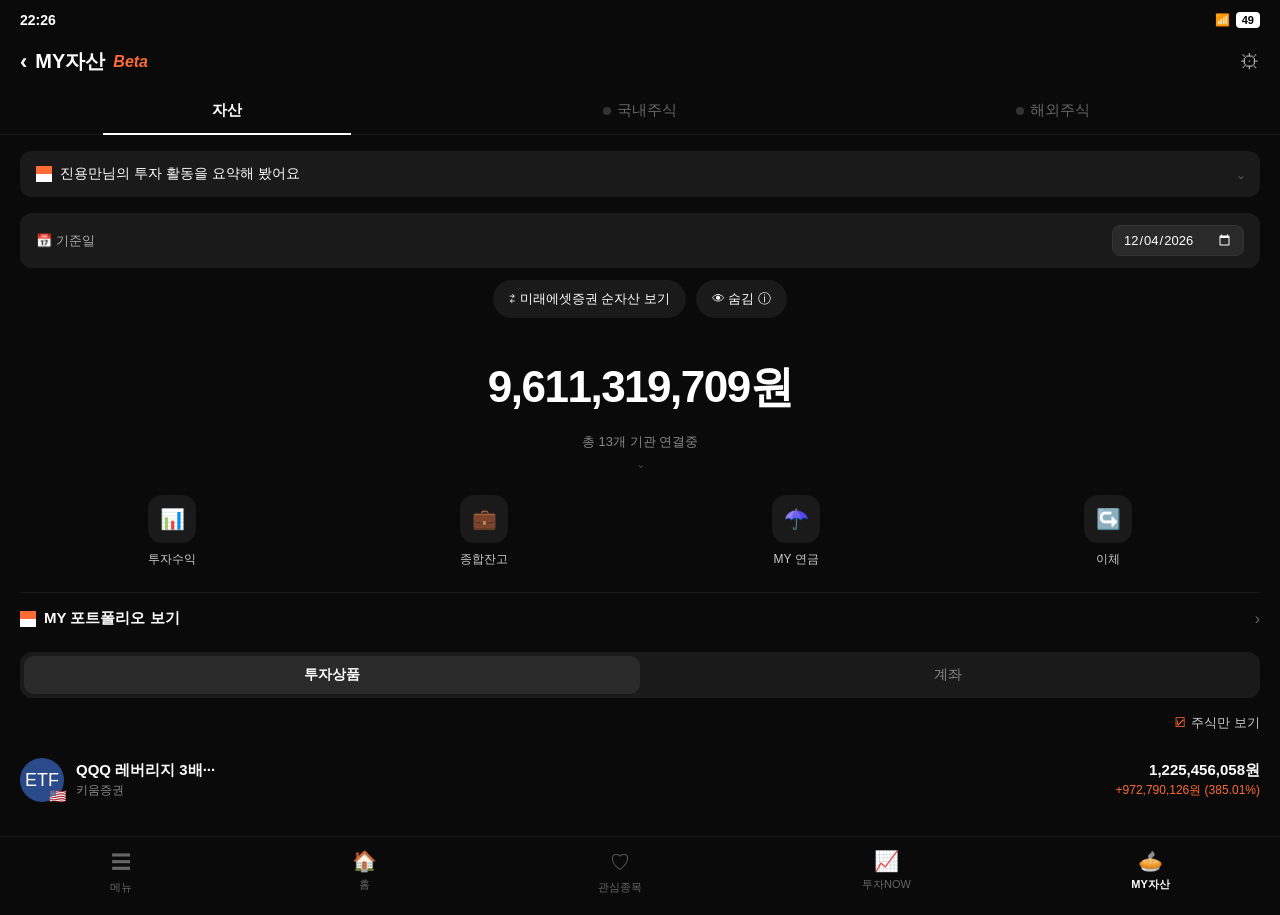
<file: index.html>
﻿<!DOCTYPE html><html lang="ko"><head><meta charset="UTF-8"><meta name="viewport" content="width=device-width, initial-scale=1.0, maximum-scale=1.0, user-scalable=no"><title>MY 자산 Beta</title><link rel="manifest" href="manifest.json"><link rel="icon" type="image/png" href="ms.png"><link rel="apple-touch-icon" href="ms.png"><meta name="theme-color" content="#0a0a0a"><style>  * { margin: 0; padding: 0; box-sizing: border-box; -webkit-tap-highlight-color: transparent; }  html, body {    background: #0a0a0a;    color: #fff;    font-family: -apple-system, BlinkMacSystemFont, 'Apple SD Gothic Neo', 'Segoe UI', sans-serif;    min-height: 100vh;    overflow-x: hidden;    overscroll-behavior-y: contain;  }  body { position: relative; }  /* Pull to refresh indicator */  .pull-indicator {    position: fixed;    top: 0;    left: 50%;    transform: translateX(-50%) translateY(-60px);    width: 50px;    height: 50px;    background: rgba(255,255,255,0.08);    border-radius: 50%;    display: flex;    align-items: center;    justify-content: center;    z-index: 100;    transition: transform 0.2s ease, opacity 0.2s ease;    opacity: 0;    backdrop-filter: blur(10px);  }  .pull-indicator svg {    width: 24px;    height: 24px;    transition: transform 0.2s ease;  }  .pull-indicator.spinning svg {    animation: spin 0.8s linear infinite;  }  @keyframes spin {    from { transform: rotate(0deg); }    to { transform: rotate(360deg); }  }  /* Status bar */  .status-bar {    display: flex;    justify-content: space-between;    align-items: center;    padding: 12px 20px 8px;    font-size: 14px;    font-weight: 600;  }  .status-bar .right {    display: flex;    align-items: center;    gap: 6px;    font-size: 12px;    color: #ccc;  }  .battery {    background: #fff;    color: #000;    padding: 2px 6px;    border-radius: 4px;    font-size: 11px;    font-weight: 700;  }  /* Header */  .header {    display: flex;    align-items: center;    justify-content: space-between;    padding: 12px 20px;  }  .header-title {    display: flex;    align-items: center;    gap: 8px;    font-size: 20px;    font-weight: 700;  }  .header-title .beta {    color: #ff6b35;    font-style: italic;    font-size: 16px;    font-weight: 600;  }  .back-arrow {    font-size: 22px;    color: #fff;    cursor: pointer;  }  .gear {    font-size: 20px;    color: #aaa;    cursor: pointer;  }  /* Tabs */  .tabs {    display: flex;    padding: 0 20px;    border-bottom: 1px solid #1a1a1a;  }  .tab {    flex: 1;    text-align: center;    padding: 14px 0;    font-size: 15px;    color: #666;    position: relative;    cursor: pointer;    display: flex;    align-items: center;    justify-content: center;    gap: 6px;  }  .tab.active {    color: #fff;    font-weight: 700;  }  .tab.active::after {    content: '';    position: absolute;    bottom: -1px;    left: 20%;    right: 20%;    height: 2px;    background: #fff;  }  .tab-dot {    width: 8px;    height: 8px;    border-radius: 50%;    background: #333;  }  /* Summary bar */  .summary-bar {    margin: 16px 20px;    background: #1a1a1a;    border-radius: 12px;    padding: 14px 16px;    display: flex;    align-items: center;    justify-content: space-between;    font-size: 14px;  }  .summary-bar .icon {    display: inline-block;    width: 16px;    height: 16px;    background: linear-gradient(180deg, #ff6b35 50%, #fff 50%);    margin-right: 8px;    vertical-align: middle;  }  /* Action buttons */  .action-row {    display: flex;    gap: 10px;    padding: 0 20px;    justify-content: center;    margin-bottom: 20px;  }  .action-btn {    background: #1a1a1a;    border: none;    color: #fff;    padding: 10px 16px;    border-radius: 20px;    font-size: 13px;    cursor: pointer;    display: flex;    align-items: center;    gap: 6px;  }  /* Main amount */  .main-amount {    text-align: center;    padding: 20px 20px 8px;  }  .amount {    font-size: clamp(32px, 8vw, 44px);    font-weight: 800;    letter-spacing: -1.5px;    color: #fff;    transition: color 0.3s ease;  }  .amount.up { color: #ff6b35; }  .amount.down { color: #4a9eff; }  .institutions {    text-align: center;    color: #888;    font-size: 13px;    margin-top: 8px;  }  .chevron-down {    display: block;    text-align: center;    color: #666;    margin-top: 4px;    font-size: 14px;  }  /* Quick menu */  .quick-menu {    display: grid;    grid-template-columns: repeat(4, 1fr);    padding: 24px 20px;    gap: 8px;  }  .quick-item {    display: flex;    flex-direction: column;    align-items: center;    gap: 8px;    cursor: pointer;  }  .quick-icon {    width: 48px;    height: 48px;    background: #1a1a1a;    border-radius: 14px;    display: flex;    align-items: center;    justify-content: center;    font-size: 20px;  }  .quick-label {    font-size: 12px;    color: #ccc;  }  /* Portfolio link */  .portfolio-link {    display: flex;    align-items: center;    justify-content: space-between;    margin: 0 20px;    padding: 16px 0;    border-top: 1px solid #1a1a1a;    cursor: pointer;  }  .portfolio-link-left {    display: flex;    align-items: center;    gap: 8px;    font-size: 15px;    font-weight: 600;  }  .portfolio-link .bar-icon {    width: 16px;    height: 16px;    background: linear-gradient(180deg, #ff6b35 50%, #fff 50%);  }  /* Sub tabs */  .sub-tabs {    display: flex;    margin: 8px 20px 16px;    background: #1a1a1a;    border-radius: 12px;    padding: 4px;  }  .sub-tab {    flex: 1;    text-align: center;    padding: 10px;    font-size: 14px;    color: #888;    border-radius: 10px;    cursor: pointer;  }  .sub-tab.active {    background: #2a2a2a;    color: #fff;    font-weight: 600;  }  /* Stock filter */  .stock-filter {    display: flex;    justify-content: flex-end;    padding: 0 20px;    margin-bottom: 12px;    font-size: 13px;    color: #ccc;  }  .check {    color: #ff6b35;    margin-right: 4px;  }  /* Stock item */  .stock-item {    display: flex;    align-items: center;    padding: 14px 20px;    gap: 12px;  }  .stock-logo {    width: 44px;    height: 44px;    border-radius: 50%;    background: #2a4a8a;    display: flex;    align-items: center;    justify-content: center;    font-size: 18px;    flex-shrink: 0;    position: relative;  }  .flag {    position: absolute;    bottom: -2px;    right: -2px;    font-size: 14px;  }  .stock-info {    flex: 1;    min-width: 0;  }  .stock-name {    font-size: 15px;    font-weight: 600;    white-space: nowrap;    overflow: hidden;    text-overflow: ellipsis;  }  .stock-broker {    font-size: 12px;    color: #888;    margin-top: 2px;  }  .stock-value {    text-align: right;  }  .stock-amount {    font-size: 15px;    font-weight: 700;  }  .stock-profit {    font-size: 12px;    color: #ff6b35;    margin-top: 2px;  }  /* Date picker */  .date-picker-wrap {    margin: 0 20px 12px;    background: #1a1a1a;    border-radius: 12px;    padding: 12px 16px;    display: flex;    align-items: center;    justify-content: space-between;  }  .date-picker-wrap label {    font-size: 13px;    color: #aaa;  }  .date-picker-wrap input {    background: #2a2a2a;    border: 1px solid #333;    color: #fff;    padding: 6px 10px;    border-radius: 8px;    font-size: 13px;    font-family: inherit;  }  .date-picker-wrap input::-webkit-calendar-picker-indicator {    filter: invert(1);  }  .future-badge {    display: inline-block;    background: rgba(255, 107, 53, 0.15);    color: #ff6b35;    font-size: 11px;    padding: 2px 8px;    border-radius: 10px;    margin-left: 8px;    font-weight: 600;  }  /* Bottom nav */  .bottom-nav {    display: flex;    justify-content: space-around;    padding: 12px 0 20px;    border-top: 1px solid #1a1a1a;    margin-top: 20px;  }  .nav-item {    display: flex;    flex-direction: column;    align-items: center;    gap: 4px;    font-size: 11px;    color: #666;    cursor: pointer;  }  .nav-item.active { color: #fff; font-weight: 600; }  .nav-icon { font-size: 20px; }  /* Pull state */  body.pulling { transition: transform 0.2s ease; }</style></head><body><div class="pull-indicator" id="pullIndicator">  <svg viewBox="0 0 24 24" fill="none" stroke="currentColor" stroke-width="2.5" stroke-linecap="round" stroke-linejoin="round">    <path d="M21 12a9 9 0 11-6.219-8.56"/>    <polyline points="21 3 21 9 15 9"/>  </svg></div><!-- Status bar --><div class="status-bar">  <span id="clock">7:30</span>  <div class="right">    <span>📶</span>    <span class="battery">49</span>  </div></div><!-- Header --><div class="header">  <div class="header-title">    <span class="back-arrow">‹</span>    MY자산 <span class="beta">Beta</span>  </div>  <span class="gear">⚙</span></div><!-- Tabs --><div class="tabs">  <div class="tab active">자산</div>  <div class="tab"><span class="tab-dot"></span>국내주식</div>  <div class="tab"><span class="tab-dot"></span>해외주식</div></div><!-- Summary --><div class="summary-bar">  <span><span class="icon"></span>진용만님의 투자 활동을 요약해 봤어요</span>  <span style="color:#888">⌄</span></div><!-- Date picker --><div class="date-picker-wrap">  <label for="dateInput">📅 기준일</label>  <div>    <input type="date" id="dateInput">    <span class="future-badge" id="futureBadge" style="display:none;">미래</span>  </div></div><!-- Action buttons --><div class="action-row">  <button class="action-btn">⇄ 미래에셋증권 순자산 보기</button>  <button class="action-btn">👁 숨김 ⓘ</button></div><!-- Main amount --><div class="main-amount">  <div class="amount" id="amount">9,046,319,222원</div></div><div class="institutions">총 <span id="instCount">13</span>개 기관 연결중</div><div class="chevron-down">⌄</div><!-- Quick menu --><div class="quick-menu">  <div class="quick-item"><div class="quick-icon">📊</div><div class="quick-label">투자수익</div></div>  <div class="quick-item"><div class="quick-icon">💼</div><div class="quick-label">종합잔고</div></div>  <div class="quick-item"><div class="quick-icon">☂️</div><div class="quick-label">MY 연금</div></div>  <div class="quick-item"><div class="quick-icon">↪️</div><div class="quick-label">이체</div></div></div><!-- Portfolio link --><div class="portfolio-link">  <div class="portfolio-link-left"><span class="bar-icon"></span>MY 포트폴리오 보기</div>  <span style="color:#666">›</span></div><!-- Sub tabs --><div class="sub-tabs">  <div class="sub-tab active">투자상품</div>  <div class="sub-tab">계좌</div></div><!-- Stock filter --><div class="stock-filter">  <span><span class="check">☑</span>주식만 보기</span></div><!-- Stock item --><div class="stock-item">  <div class="stock-logo">ETF<span class="flag">🇺🇸</span></div>  <div class="stock-info">    <div class="stock-name">QQQ 레버리지 3배···</div>    <div class="stock-broker">키움증권</div>  </div>  <div class="stock-value">    <div class="stock-amount" id="stockAmount">1,153,417,744원</div>    <div class="stock-profit" id="stockProfit">+900,751,812원 (356.50%)</div>  </div></div><!-- Bottom nav --><div class="bottom-nav">  <div class="nav-item"><div class="nav-icon">☰</div>메뉴</div>  <div class="nav-item"><div class="nav-icon">🏠</div>홈</div>  <div class="nav-item"><div class="nav-icon">♡</div>관심종목</div>  <div class="nav-item"><div class="nav-icon">📈</div>투자NOW</div>  <div class="nav-item active"><div class="nav-icon">🥧</div>MY자산</div></div><script>  const INITIAL_TOTAL = 9046319222;  const INITIAL_STOCK = 1153417744;  const INITIAL_STOCK_COST = INITIAL_STOCK - 900751812; // 매수원가  const ANNUAL_RATE = 0.12;  const START_DATE = new Date('2026-05-21T07:30:00+09:00'); // 기준 시작일  const amountEl = document.getElementById('amount');  const stockAmountEl = document.getElementById('stockAmount');  const stockProfitEl = document.getElementById('stockProfit');  const dateInput = document.getElementById('dateInput');  const futureBadge = document.getElementById('futureBadge');  const clockEl = document.getElementById('clock');  // 이전 변동률 저장 (연속성을 위해)  let prevDeviation = 0;  function formatNumber(n) {    return Math.floor(n).toLocaleString('ko-KR');  }  function getElapsedYears(targetDate) {    const MS_PER_YEAR = 365.25 * 24 * 60 * 60 * 1000;    return (targetDate.getTime() - START_DATE.getTime()) / MS_PER_YEAR;  }  function updateClock() {    const now = new Date();    const h = now.getHours();    const m = String(now.getMinutes()).padStart(2, '0');    clockEl.textContent = `${h}:${m}`;  }  function calculateAndRender() {    const selectedDate = new Date(dateInput.value + 'T07:30:00+09:00');    const years = getElapsedYears(selectedDate);    // 연 12% 복리    const baseTotal = INITIAL_TOTAL * Math.pow(1 + ANNUAL_RATE, years);    const baseStock = INITIAL_STOCK * Math.pow(1 + ANNUAL_RATE, years);    // 랜덤 워크: 이전값 + 작은 변화량    // 변화량은 ±0.15% 범위, 전체 deviation은 ±0.5% 클램프    const delta = (Math.random() - 0.5) * 0.003; // ±0.15%    let newDeviation = prevDeviation + delta;    // 평균회귀: 0에서 멀어질수록 0으로 끌어당김    newDeviation = newDeviation * 0.92;    // ±0.5% 클램프    if (newDeviation > 0.005) newDeviation = 0.005;    if (newDeviation < -0.005) newDeviation = -0.005;    prevDeviation = newDeviation;    const finalTotal = baseTotal * (1 + newDeviation);    const finalStock = baseStock * (1 + newDeviation);    // 자산 표시    amountEl.textContent = formatNumber(finalTotal) + '원';    // 색상 (변동 방향)    amountEl.classList.remove('up', 'down');    if (newDeviation > 0.001) amountEl.classList.add('up');    else if (newDeviation < -0.001) amountEl.classList.add('down');    // 주식 표시    stockAmountEl.textContent = formatNumber(finalStock) + '원';    const stockProfit = finalStock - INITIAL_STOCK_COST;    const stockProfitRate = (stockProfit / INITIAL_STOCK_COST) * 100;    stockProfitEl.textContent = `+${formatNumber(stockProfit)}원 (${stockProfitRate.toFixed(2)}%)`;    // 미래 뱃지    const today = new Date();    today.setHours(0,0,0,0);    const sel = new Date(dateInput.value);    futureBadge.style.display = sel > today ? 'inline-block' : 'none';  }  // 초기 날짜: 오늘  function initDate() {    const today = new Date();    const yyyy = today.getFullYear();    const mm = String(today.getMonth() + 1).padStart(2, '0');    const dd = String(today.getDate()).padStart(2, '0');    dateInput.value = `${yyyy}-${mm}-${dd}`;  }  dateInput.addEventListener('change', () => {    // 날짜 변경 시 deviation 리셋 후 재계산    prevDeviation = (Math.random() - 0.5) * 0.006;    calculateAndRender();  });  // === Pull to refresh ===  let startY = 0;  let currentY = 0;  let pulling = false;  let refreshing = false;  const indicator = document.getElementById('pullIndicator');  const PULL_THRESHOLD = 70;  document.addEventListener('touchstart', (e) => {    if (window.scrollY === 0 && !refreshing) {      startY = e.touches[0].clientY;      pulling = true;    }  }, { passive: true });  document.addEventListener('touchmove', (e) => {    if (!pulling || refreshing) return;    currentY = e.touches[0].clientY;    const diff = currentY - startY;    if (diff > 0 && window.scrollY === 0) {      const pull = Math.min(diff * 0.5, 120);      indicator.style.opacity = Math.min(pull / PULL_THRESHOLD, 1);      indicator.style.transform = `translateX(-50%) translateY(${pull - 60}px)`;      const rotation = (pull / PULL_THRESHOLD) * 360;      indicator.querySelector('svg').style.transform = `rotate(${rotation}deg)`;    }  }, { passive: true });  document.addEventListener('touchend', () => {    if (!pulling || refreshing) return;    const diff = currentY - startY;    if (diff * 0.5 >= PULL_THRESHOLD) {      doRefresh();    } else {      resetIndicator();    }    pulling = false;  });  function doRefresh() {    refreshing = true;    indicator.classList.add('spinning');    indicator.style.transform = 'translateX(-50%) translateY(20px)';    indicator.style.opacity = '1';    setTimeout(() => {      calculateAndRender();      setTimeout(() => {        resetIndicator();        indicator.classList.remove('spinning');        refreshing = false;      }, 300);    }, 600);  }  function resetIndicator() {    indicator.style.opacity = '0';    indicator.style.transform = 'translateX(-50%) translateY(-60px)';  }  // 마우스 드래그도 지원 (데스크탑 테스트용)  let mouseDown = false;  document.addEventListener('mousedown', (e) => {    if (window.scrollY === 0 && !refreshing) {      startY = e.clientY;      mouseDown = true;      pulling = true;    }  });  document.addEventListener('mousemove', (e) => {    if (!mouseDown || !pulling || refreshing) return;    currentY = e.clientY;    const diff = currentY - startY;    if (diff > 0 && window.scrollY === 0) {      const pull = Math.min(diff * 0.5, 120);      indicator.style.opacity = Math.min(pull / PULL_THRESHOLD, 1);      indicator.style.transform = `translateX(-50%) translateY(${pull - 60}px)`;      const rotation = (pull / PULL_THRESHOLD) * 360;      indicator.querySelector('svg').style.transform = `rotate(${rotation}deg)`;    }  });  document.addEventListener('mouseup', () => {    if (!mouseDown) return;    mouseDown = false;    if (!pulling || refreshing) return;    const diff = currentY - startY;    if (diff * 0.5 >= PULL_THRESHOLD) {      doRefresh();    } else {      resetIndicator();    }    pulling = false;  });  // 초기화  initDate();  calculateAndRender();  updateClock();  setInterval(updateClock, 30000);</script></body></html>
</file>
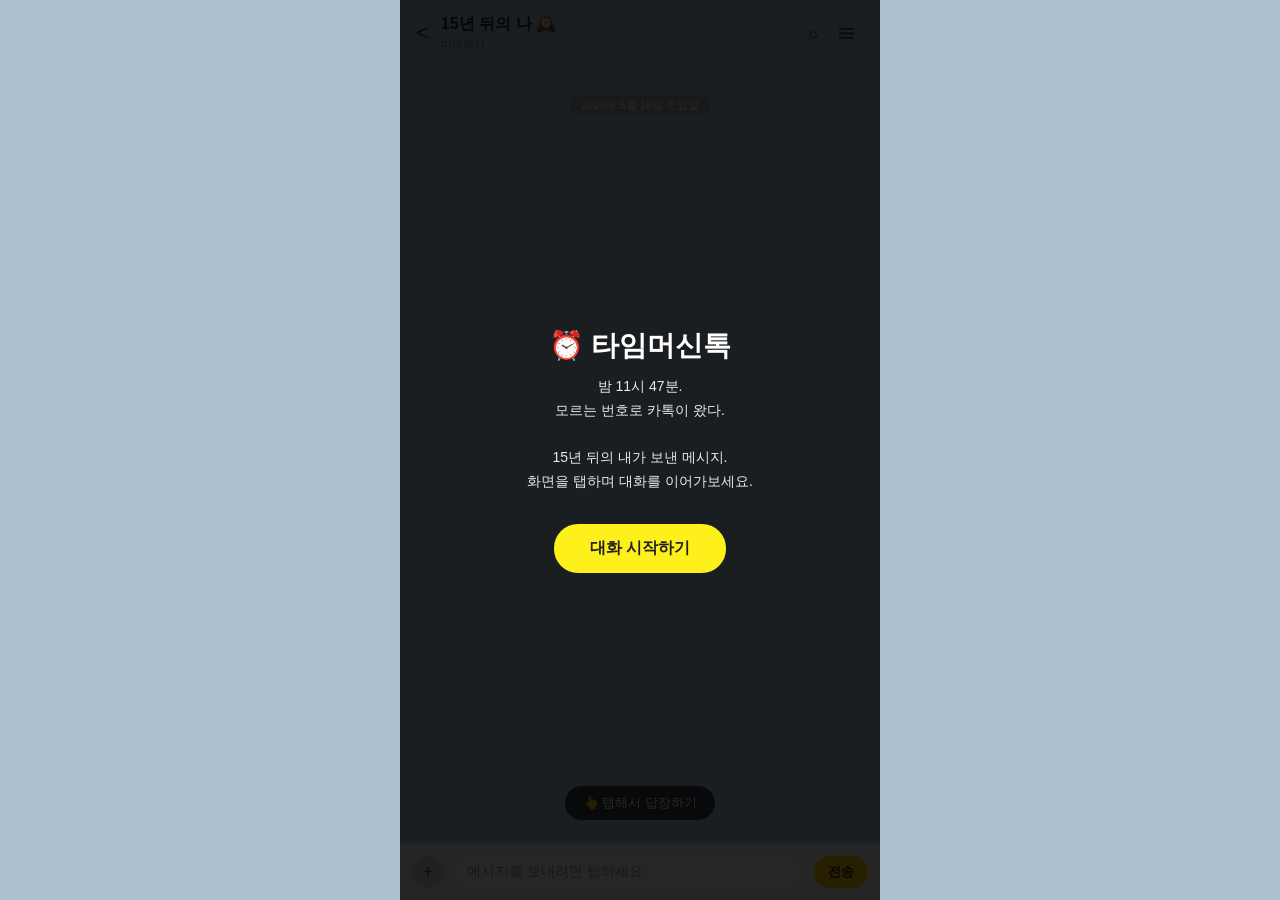
<file: timetalk.html>
﻿<!DOCTYPE html><html lang="ko"><head><meta charset="UTF-8"><meta name="viewport" content="width=device-width, initial-scale=1.0, maximum-scale=1.0, user-scalable=no"><title>타임머신톡 - 15년 뒤의 나</title><style>  * { margin: 0; padding: 0; box-sizing: border-box; -webkit-tap-highlight-color: transparent; }    body {    font-family: -apple-system, BlinkMacSystemFont, "Apple SD Gothic Neo", "Malgun Gothic", sans-serif;    background: #abc1d1;    height: 100vh;    overflow: hidden;    display: flex;    justify-content: center;  }  .phone {    width: 100%;    max-width: 480px;    height: 100vh;    background: #b2c7d9;    display: flex;    flex-direction: column;    position: relative;  }  /* 헤더 */  .header {    background: #b2c7d9;    padding: 14px 16px;    display: flex;    align-items: center;    border-bottom: 1px solid rgba(0,0,0,0.05);    flex-shrink: 0;  }  .back { font-size: 22px; color: #333; margin-right: 12px; }  .header-info { flex: 1; }  .header-name { font-size: 16px; font-weight: 600; color: #222; }  .header-sub { font-size: 11px; color: #666; margin-top: 2px; }  .header-icons { font-size: 18px; color: #555; letter-spacing: 8px; }  /* 채팅 영역 */  .chat {    flex: 1;    overflow-y: auto;    padding: 16px 12px 120px;    scroll-behavior: smooth;  }  .date-divider {    text-align: center;    margin: 12px 0 16px;  }  .date-divider span {    background: rgba(0,0,0,0.15);    color: #fff;    font-size: 11px;    padding: 4px 12px;    border-radius: 12px;  }  .section-divider {    text-align: center;    margin: 18px 0 10px;  }  .section-divider span {    background: rgba(255,255,255,0.6);    color: #444;    font-size: 12px;    font-weight: 600;    padding: 5px 14px;    border-radius: 14px;  }  /* 메시지 */  .msg-row {    display: flex;    margin-bottom: 4px;    align-items: flex-end;    animation: fadeIn 0.3s ease;  }  @keyframes fadeIn {    from { opacity: 0; transform: translateY(8px); }    to { opacity: 1; transform: translateY(0); }  }  .msg-row.left { justify-content: flex-start; }  .msg-row.right { justify-content: flex-end; }  .avatar {    width: 38px; height: 38px;    border-radius: 14px;    background: linear-gradient(135deg, #555, #222);    margin-right: 8px;    display: flex;    align-items: center;    justify-content: center;    font-size: 18px;    flex-shrink: 0;    align-self: flex-start;    margin-top: 4px;  }  .avatar.hidden { visibility: hidden; }  .msg-content { max-width: 75%; display: flex; flex-direction: column; }  .sender-name {    font-size: 12px;    color: #333;    margin-bottom: 4px;    margin-left: 2px;  }  .bubble-wrap { display: flex; align-items: flex-end; gap: 4px; }  .msg-row.right .bubble-wrap { flex-direction: row-reverse; }  .bubble {    padding: 8px 12px;    border-radius: 14px;    font-size: 14.5px;    line-height: 1.45;    word-break: break-word;    white-space: pre-wrap;  }  .bubble.left { background: #fff; color: #111; border-top-left-radius: 4px; }  .bubble.right { background: #fef01b; color: #111; border-top-right-radius: 4px; }  .time { font-size: 10px; color: #555; white-space: nowrap; }  /* 클릭 안내 */  .tap-hint {    position: absolute;    bottom: 80px;    left: 50%;    transform: translateX(-50%);    background: rgba(0,0,0,0.7);    color: white;    padding: 8px 18px;    border-radius: 20px;    font-size: 13px;    animation: pulse 1.5s infinite;    pointer-events: none;    z-index: 5;  }  @keyframes pulse {    0%, 100% { opacity: 0.7; }    50% { opacity: 1; }  }  /* 입력바 */  .input-bar {    position: absolute;    bottom: 0;    left: 0; right: 0;    background: #f7f7f7;    padding: 10px 12px;    display: flex;    align-items: center;    gap: 8px;    border-top: 1px solid #ddd;  }  .plus-btn {    width: 32px; height: 32px;    border-radius: 50%;    background: #e0e0e0;    display: flex; align-items: center; justify-content: center;    font-size: 20px; color: #666;  }  .input-area {    flex: 1;    background: white;    border-radius: 18px;    padding: 8px 14px;    font-size: 14px;    color: #999;    cursor: pointer;    user-select: none;    border: 1px solid #e0e0e0;  }  .input-area.active {    background: #fff8b3;    color: #333;    font-weight: 600;    animation: glow 1.5s infinite;  }  @keyframes glow {    0%, 100% { box-shadow: 0 0 0 0 rgba(254, 240, 27, 0.4); }    50% { box-shadow: 0 0 0 8px rgba(254, 240, 27, 0); }  }  .send-btn {    background: #ffd700;    color: #222;    padding: 7px 14px;    border-radius: 16px;    font-size: 13px;    font-weight: 600;    border: none;  }  /* 시작 오버레이 */  .start-overlay {    position: absolute;    inset: 0;    background: rgba(0,0,0,0.85);    color: white;    display: flex;    flex-direction: column;    justify-content: center;    align-items: center;    z-index: 100;    padding: 30px;    text-align: center;  }  .start-overlay h1 { font-size: 28px; margin-bottom: 10px; }  .start-overlay p { font-size: 14px; line-height: 1.7; opacity: 0.9; margin-bottom: 30px; }  .start-btn {    background: #fef01b;    color: #222;    padding: 14px 36px;    border-radius: 24px;    font-size: 16px;    font-weight: 700;    border: none;    cursor: pointer;  }  .start-overlay.hidden { display: none; }  /* 끝 메시지 */  .end-msg {    text-align: center;    color: #555;    font-size: 13px;    padding: 20px;    background: rgba(255,255,255,0.4);    border-radius: 12px;    margin: 20px 8px;    line-height: 1.7;  }  /* 스크롤바 */  .chat::-webkit-scrollbar { width: 0; }</style></head><body><div class="phone">  <!-- 시작 화면 -->  <div class="start-overlay" id="startOverlay">    <h1>⏰ 타임머신톡</h1>    <p>밤 11시 47분.<br>모르는 번호로 카톡이 왔다.<br><br>15년 뒤의 내가 보낸 메시지.<br>화면을 탭하며 대화를 이어가보세요.</p>    <button class="start-btn" onclick="startChat()">대화 시작하기</button>  </div>  <!-- 헤더 -->  <div class="header">    <div class="back">&lt;</div>    <div class="header-info">      <div class="header-name">15년 뒤의 나 🕰️</div>      <div class="header-sub">미래에서</div>    </div>    <div class="header-icons">⌕ ☰</div>  </div>  <!-- 채팅 영역 -->  <div class="chat" id="chat">    <div class="date-divider"><span>2026년 5월 16일 토요일</span></div>  </div>  <!-- 탭 힌트 -->  <div class="tap-hint" id="tapHint">👆 탭해서 답장하기</div>  <!-- 입력바 -->  <div class="input-bar">    <div class="plus-btn">+</div>    <div class="input-area" id="inputArea" onclick="nextMessage()">메시지를 보내려면 탭하세요</div>    <button class="send-btn" onclick="nextMessage()">전송</button>  </div></div><script>const messages = [  // 도입부  { side: 'left', name: '모르는 번호', text: '야 대화 좀 하자', time: '오후 11:47' },  { side: 'right', text: '누구세요? 번호 잘못 거셨어요', time: '오후 11:48' },  { side: 'left', name: '모르는 번호', text: '나야. 15년 뒤의 너.\n놀라지 말고 부탁 좀 들어줘', time: '오후 11:48' },  { side: 'right', text: 'ㅋㅋㅋ뭔데요 진짜', time: '오후 11:49' },  // 운동  { section: '💪 운동' },  { side: 'left', text: '너 근력운동 좀 해주라 제발', time: '오후 11:49' },  { side: 'right', text: '왜? 바빠 죽겠는데', time: '오후 11:50' },  { side: 'left', text: '나 지금 보행기 끌고 다녀\n손주가 안아달라는데 못 안아\n\n주 3회 30분만 해줘\n스쿼트 데드리프트 푸쉬업\n\n너 환자 부모한테 매일 운동시키라 그러잖아ㅋㅋ\n너부터 좀 해', time: '오후 11:50' },  { side: 'right', text: '...알았어 헬스장 끊을게', time: '오후 11:51' },  { side: 'left', text: '끊지만 말고 가라\n너 작년에도 끊고 두 번 갔잖아ㅋㅋ', time: '오후 11:51' },  // 재테크  { section: '💰 재테크' },  { side: 'left', text: '그리고 돈 얘기\n월 100만원만 나한테 보내줘', time: '오후 11:52' },  { side: 'right', text: '나 돈 없어\n병원 운영비에 애들 학비에...', time: '오후 11:53' },  { side: 'left', text: '야 너 그 돈 없어도 살잖아\n골프 한 번 덜 치면 되는 돈이야\n\n받아적어\nVOO 40 / QQQ 40 / SOXX 20\n매달 자동이체. 끝.\n\n그것만 15년 넣어주면\n내가 지금 한 달에 1000만원씩 써\n손주 용돈 주고 와이프랑 크루즈 다니고', time: '오후 11:53' },  { side: 'right', text: '진짜?', time: '오후 11:54' },  { side: 'left', text: '진짜\n\n그리고 명심해\n지인이 권하는 부동산, 비상장주, 친구 사업 — 다 망해\n너 주변에 그렇게 망한 선배 많지?\n\n복잡한 거 하지 말고 그냥 사\n보지도 마. 폭락해도 팔지 마', time: '오후 11:54' },  // 치아  { section: '🦷 치아' },  { side: 'left', text: '마지막으로 부탁\n6개월마다 스케일링 받아라', time: '오후 11:55' },  { side: 'right', text: '1년에 한 번이면 안 돼? 귀찮은데', time: '오후 11:56' },  { side: 'left', text: '야 나 지금 임플란트 다섯 개야\n천만원 넘게 썼어\n잇몸뼈 이식까지 했어 그거 얼마나 아픈지 알아?\n\n너 환자 엄마들한테 "아이 이 잘 닦이세요" 하루에 몇 번 말해?ㅋㅋ\n너부터 좀', time: '오후 11:56' },  { side: 'right', text: '...알았어 다음 주에 예약할게', time: '오후 11:57' },  { side: 'left', text: '그리고 자기 전 치실 써\n칫솔로는 안 닦여', time: '오후 11:57' },  // 마무리  { side: 'left', text: '나 이제 가야 돼\n차트 그만 보고 집에 가라\n와이프 기다린다', time: '오후 11:58' },  { end: true }];let currentIndex = 0;const chat = document.getElementById('chat');const inputArea = document.getElementById('inputArea');const tapHint = document.getElementById('tapHint');function startChat() {  document.getElementById('startOverlay').classList.add('hidden');  // 첫 메시지는 자동으로 표시  setTimeout(() => {    showMessage();  }, 500);}function showMessage() {  if (currentIndex >= messages.length) return;    const m = messages[currentIndex];  // 섹션 구분  if (m.section) {    const div = document.createElement('div');    div.className = 'section-divider';    div.innerHTML = `<span>${m.section}</span>`;    chat.appendChild(div);    currentIndex++;    scrollDown();    showMessage(); // 섹션은 자동으로 넘어가고 다음 메시지 표시    return;  }  // 끝  if (m.end) {    const div = document.createElement('div');    div.className = 'end-msg';    div.innerHTML = '✨ 모르는 번호의 카톡이<br>차단되었습니다<br><br>📝 내일 할 일이 메모장에 저장되었습니다';    chat.appendChild(div);    inputArea.textContent = '대화가 종료되었습니다';    inputArea.classList.remove('active');    inputArea.onclick = null;    tapHint.style.display = 'none';    scrollDown();    return;  }  // 메시지 렌더링  const row = document.createElement('div');  row.className = 'msg-row ' + m.side;  if (m.side === 'left') {    row.innerHTML = `      <div class="avatar">🕰️</div>      <div class="msg-content">        ${m.name ? `<div class="sender-name">${m.name}</div>` : ''}        <div class="bubble-wrap">          <div class="bubble left">${m.text}</div>          <div class="time">${m.time}</div>        </div>      </div>    `;  } else {    row.innerHTML = `      <div class="msg-content">        <div class="bubble-wrap">          <div class="time">${m.time}</div>          <div class="bubble right">${m.text}</div>        </div>      </div>    `;  }  chat.appendChild(row);  currentIndex++;  scrollDown();  updateHint();}function updateHint() {  if (currentIndex >= messages.length) {    tapHint.style.display = 'none';    inputArea.classList.remove('active');    return;  }    const next = messages[currentIndex];  // 다음 메시지가 섹션이면 그 다음 메시지 확인  let realNext = next;  let i = currentIndex;  while (realNext && realNext.section) {    i++;    realNext = messages[i];  }  if (realNext && realNext.side === 'right') {    inputArea.textContent = '👆 탭해서 답장하기';    inputArea.classList.add('active');    tapHint.style.display = 'block';    tapHint.textContent = '👆 탭해서 답장하기';  } else {    inputArea.textContent = '👆 탭해서 다음 메시지 보기';    inputArea.classList.add('active');    tapHint.style.display = 'block';    tapHint.textContent = '👆 탭해서 다음 메시지 보기';  }}function nextMessage() {  if (currentIndex >= messages.length) return;    // 다음 메시지가 왼쪽(상대방)이면 약간의 딜레이로 자연스럽게  const next = messages[currentIndex];  if (next.side === 'left') {    inputArea.textContent = '상대방이 입력 중...';    inputArea.classList.remove('active');    tapHint.style.display = 'none';    setTimeout(() => {      showMessage();      // 연속된 상대방 메시지가 있으면 자동으로 보여주지 않음 — 한 번에 하나씩    }, 600);  } else {    showMessage();  }}function scrollDown() {  setTimeout(() => {    chat.scrollTop = chat.scrollHeight;  }, 50);}</script></body></html>
</file>
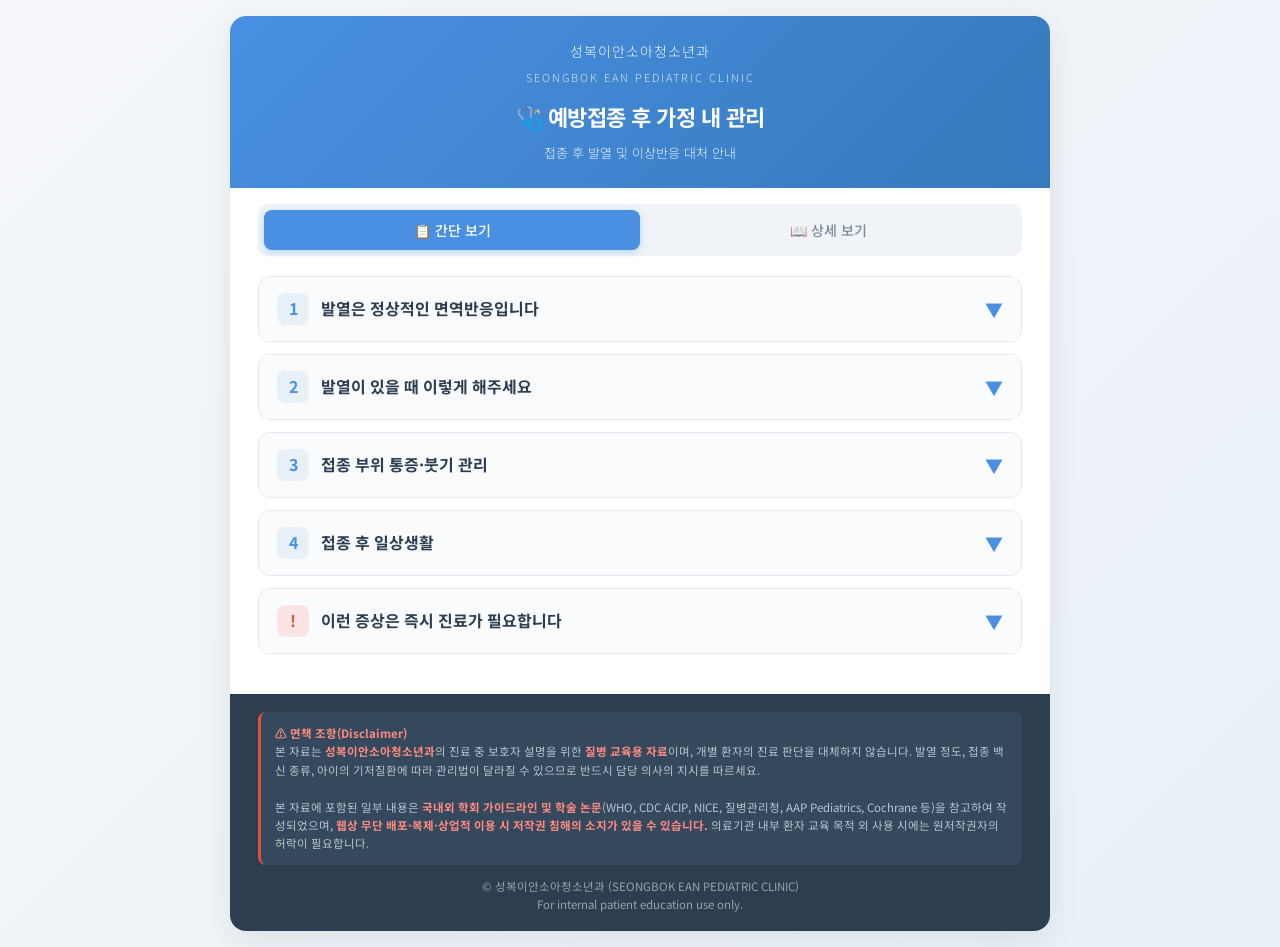
<file: vaccination_care.html>
﻿<!DOCTYPE html><html lang="ko"><head><meta charset="UTF-8"><meta name="viewport" content="width=device-width, initial-scale=1.0"><title>예방접종 후 가정 내 관리 안내 | 성복이안소아청소년과</title><link href="https://fonts.googleapis.com/css2?family=Noto+Sans+KR:wght@300;400;500;700;900&display=swap" rel="stylesheet"><style>  * { margin: 0; padding: 0; box-sizing: border-box; }  body {    font-family: 'Noto Sans KR', -apple-system, BlinkMacSystemFont, sans-serif;    background: linear-gradient(135deg, #f5f7fa 0%, #e8f0f7 100%);    color: #2c3e50;    line-height: 1.7;    min-height: 100vh;    padding: 16px;  }  .container {    max-width: 820px;    margin: 0 auto;    background: #ffffff;    border-radius: 16px;    box-shadow: 0 8px 32px rgba(0,0,0,0.08);    overflow: hidden;  }  header {    background: linear-gradient(135deg, #4a90e2 0%, #357abd 100%);    color: white;    padding: 24px 28px;    text-align: center;  }  .clinic-name {    font-size: 14px;    font-weight: 300;    letter-spacing: 1px;    opacity: 0.95;    margin-bottom: 4px;  }  .clinic-name-en {    font-size: 11px;    font-weight: 300;    letter-spacing: 2px;    opacity: 0.8;    margin-bottom: 12px;  }  h1 {    font-size: 22px;    font-weight: 700;    letter-spacing: -0.5px;  }  .subtitle {    font-size: 13px;    font-weight: 300;    margin-top: 6px;    opacity: 0.9;  }  .mode-switch {    display: flex;    background: #f0f4f8;    padding: 6px;    margin: 16px 28px 0;    border-radius: 10px;  }  .mode-btn {    flex: 1;    padding: 10px;    border: none;    background: transparent;    font-family: inherit;    font-size: 14px;    font-weight: 500;    color: #7a8a9a;    cursor: pointer;    border-radius: 8px;    transition: all 0.25s;  }  .mode-btn.active {    background: #4a90e2;    color: white;    box-shadow: 0 2px 8px rgba(74,144,226,0.3);  }  main { padding: 20px 28px 28px; }  .card {    border: 1px solid #e1e8ef;    border-radius: 12px;    margin-bottom: 12px;    overflow: hidden;    transition: all 0.2s;  }  .card:hover { border-color: #4a90e2; box-shadow: 0 2px 12px rgba(74,144,226,0.1); }  .card-header {    padding: 16px 18px;    cursor: pointer;    display: flex;    align-items: center;    justify-content: space-between;    background: #fafbfc;    transition: background 0.2s;    user-select: none;  }  .card-header:hover { background: #f0f6fc; }  .card-title {    font-size: 16px;    font-weight: 700;    display: flex;    align-items: center;    gap: 12px;    color: #2c3e50;  }  .icon {    width: 32px; height: 32px;    background: #e8f0f7;    color: #4a90e2;    border-radius: 8px;    display: flex;    align-items: center;    justify-content: center;    font-size: 16px;    font-weight: 700;    flex-shrink: 0;  }  .toggle {    color: #4a90e2;    font-size: 18px;    transition: transform 0.3s;  }  .card.open .toggle { transform: rotate(180deg); }  .card-body {    max-height: 0;    overflow: hidden;    transition: max-height 0.4s ease;    background: white;  }  .card.open .card-body { max-height: 2000px; }  .card-content { padding: 16px 20px 20px; font-size: 14.5px; color: #3a4a5c; }  .card-content p { margin-bottom: 10px; }  .card-content ul { padding-left: 18px; margin-bottom: 10px; }  .card-content li { margin-bottom: 6px; }  .alert-red {    background: #fff5f5;    border-left: 4px solid #e74c3c;    padding: 12px 16px;    border-radius: 6px;    margin: 10px 0;    color: #922b21;    font-size: 14px;  }  .alert-yellow {    background: #fffbf0;    border-left: 4px solid #f39c12;    padding: 12px 16px;    border-radius: 6px;    margin: 10px 0;    color: #7d5a0f;    font-size: 14px;  }  .alert-green {    background: #f0faf4;    border-left: 4px solid #27ae60;    padding: 12px 16px;    border-radius: 6px;    margin: 10px 0;    color: #1e6e3f;    font-size: 14px;  }  .alert-blue {    background: #f0f6fc;    border-left: 4px solid #4a90e2;    padding: 12px 16px;    border-radius: 6px;    margin: 10px 0;    color: #1f4e79;    font-size: 14px;  }  .highlight { font-weight: 700; color: #c0392b; }  .key-num {    display: inline-block;    background: #4a90e2;    color: white;    padding: 2px 10px;    border-radius: 12px;    font-weight: 700;    font-size: 13px;    margin: 0 2px;  }  .detail-only { display: none; }  body.detail-mode .detail-only { display: block; }  body.detail-mode .card { margin-bottom: 14px; }  table {    width: 100%;    border-collapse: collapse;    margin: 12px 0;    font-size: 13.5px;  }  th, td {    padding: 10px;    text-align: left;    border-bottom: 1px solid #e1e8ef;  }  th { background: #f0f6fc; color: #1f4e79; font-weight: 700; }  .ref-box {    background: #f8f9fb;    padding: 12px 14px;    border-radius: 8px;    font-size: 12px;    color: #6b7785;    margin-top: 8px;  }  .ref-box strong { color: #4a90e2; }  footer {    background: #2c3e50;    color: #b8c2cc;    padding: 18px 28px;    font-size: 11.5px;    line-height: 1.6;  }  .disclaimer {    background: #34495e;    padding: 12px 14px;    border-radius: 8px;    margin-bottom: 12px;    border-left: 3px solid #e74c3c;  }  .disclaimer strong { color: #ff8a80; }  .footer-clinic { text-align: center; color: #95a5a6; }  @media print {    body { background: white; padding: 0; }    .container { box-shadow: none; }    .card-body { max-height: none !important; }    .toggle, .mode-switch { display: none; }  }</style></head><body><div class="container">  <header>    <div class="clinic-name">성복이안소아청소년과</div>    <div class="clinic-name-en">SEONGBOK EAN PEDIATRIC CLINIC</div>    <h1>🩺 예방접종 후 가정 내 관리</h1>    <div class="subtitle">접종 후 발열 및 이상반응 대처 안내</div>  </header>  <div class="mode-switch">    <button class="mode-btn active" onclick="setMode('simple', this)">📋 간단 보기</button>    <button class="mode-btn" onclick="setMode('detail', this)">📖 상세 보기</button>  </div>  <main>    <!-- 1. 발열은 정상 반응 -->    <div class="card" onclick="toggleCard(event, this)">      <div class="card-header">        <div class="card-title"><span class="icon">1</span>발열은 정상적인 면역반응입니다</div>        <span class="toggle">▼</span>      </div>      <div class="card-body">        <div class="card-content">          <div class="alert-green">            접종 후 발열은 우리 아이의 면역체계가 백신에 <strong>정상적으로 반응</strong>하고 있다는 신호입니다. 항체 형성 과정의 일부이므로 너무 걱정하지 마세요.          </div>          <p>대부분의 발열은 접종 후 <span class="key-num">24~48시간</span> 이내에 나타나 <span class="key-num">1~2일</span> 안에 자연 호전됩니다.</p>          <div class="detail-only">            <p><strong>📚 백신별 발열 발생 시기:</strong></p>            <table>              <tr><th>백신 종류</th><th>발열 시기</th><th>발생률(참고)</th></tr>              <tr><td>DTaP, 폐렴구균, 인플루엔자</td><td>접종 후 0~2일</td><td>약 10~30%</td></tr>              <tr><td>MMR, 수두</td><td>접종 후 5~12일</td><td>약 5~15%</td></tr>              <tr><td>로타바이러스</td><td>접종 후 1~7일</td><td>약 3~5%</td></tr>              <tr><td>코로나19(mRNA)</td><td>접종 후 1~2일</td><td>약 15~30%</td></tr>            </table>            <p>최근 연구에 따르면 접종 후 발열이 있는 경우 오히려 <strong>홍역 항체반응이 더 강하게 형성</strong>되는 것으로 보고되었습니다(BMJ Open 2022).</p>          </div>        </div>      </div>    </div>    <!-- 2. 발열 관리 -->    <div class="card" onclick="toggleCard(event, this)">      <div class="card-header">        <div class="card-title"><span class="icon">2</span>발열이 있을 때 이렇게 해주세요</div>        <span class="toggle">▼</span>      </div>      <div class="card-body">        <div class="card-content">          <ul>            <li>실내 온도를 시원하게 유지해주세요 (22~24℃ 권장)</li>            <li>두꺼운 옷·이불은 피하고, <strong>얇고 통기성 좋은 옷</strong>을 입혀주세요</li>            <li>수분을 충분히 섭취시켜 주세요 (모유, 분유, 물, 보리차 등)</li>            <li>아이가 원하는 만큼 휴식과 수면을 취하게 해주세요</li>            <li><span class="highlight">38.5℃ 이상</span>이거나 아이가 힘들어할 때 해열제 사용</li>          </ul>          <div class="alert-blue">            <strong>💡 알아두세요</strong><br>            미온수 마사지·찬물 마사지·알코올 마사지는 <strong>해열 목적으로 권장되지 않습니다</strong>. 떨림·불편감·말초 혈관 수축으로 오히려 심부 체온을 올릴 수 있으며, 영국 NICE 가이드라인에서도 시행하지 말 것을 명시하고 있습니다.          </div>          <div class="alert-yellow">            <strong>⚠️ 해열제 사용 시 주의</strong><br>            • 생후 <strong>3개월 미만</strong> 영아의 발열은 해열제 전에 <strong>반드시 진료</strong>를 받으세요<br>            • 아세트아미노펜(타이레놀): 4~6시간 간격<br>            • 이부프로펜(부루펜): 생후 6개월 이상, 6~8시간 간격<br>            • <strong>아스피린은 절대 금지</strong> (Reye 증후군 위험)          </div>          <div class="detail-only">            <p><strong>💊 예방적 해열제 투여는 권장되지 않습니다</strong></p>            <p>접종 전·직후 예방적으로 해열제를 미리 투여하면 발열은 줄일 수 있으나, 일부 백신(폐렴구균 등)에서 <strong>항체 생성 반응이 감소</strong>할 수 있다는 연구 결과가 있습니다(Lancet 2009, PLoS ONE 2014). 따라서 발열이 실제로 발생한 후 필요 시 사용하는 것이 원칙입니다.</p>            <p><strong>📏 해열제 용량(체중 기준):</strong></p>            <table>              <tr><th>약물</th><th>1회 용량</th><th>간격</th></tr>              <tr><td>아세트아미노펜</td><td>10~15 mg/kg</td><td>4~6시간</td></tr>              <tr><td>이부프로펜</td><td>5~10 mg/kg</td><td>6~8시간</td></tr>            </table>            <p>두 약제를 <strong>교차 복용</strong>은 일반적으로 권장되지 않으며, 의사 지시가 있을 때만 시행하세요.</p>          </div>        </div>      </div>    </div>    <!-- 3. 접종 부위 관리 -->    <div class="card" onclick="toggleCard(event, this)">      <div class="card-header">        <div class="card-title"><span class="icon">3</span>접종 부위 통증·붓기 관리</div>        <span class="toggle">▼</span>      </div>      <div class="card-body">        <div class="card-content">          <ul>            <li>접종 부위에 <strong>차갑고 깨끗한 수건</strong>을 대주세요 (15~20분)</li>            <li>문지르거나 압박하지 마세요</li>            <li>접종 당일 목욕은 가능하나, 접종 부위를 세게 문지르지 마세요</li>            <li>붓기와 발적은 보통 <span class="key-num">1~3일</span> 내 호전됩니다</li>          </ul>          <div class="detail-only">            <div class="alert-blue">              BCG 접종 부위는 <strong>2~4주 후 농포·궤양</strong>이 생길 수 있으며, 이는 정상 반응입니다. 짜거나 소독약을 바르지 말고 깨끗하게만 유지해주세요. 2~3개월에 걸쳐 자연 치유됩니다.            </div>          </div>        </div>      </div>    </div>    <!-- 4. 일상생활 -->    <div class="card" onclick="toggleCard(event, this)">      <div class="card-header">        <div class="card-title"><span class="icon">4</span>접종 후 일상생활</div>        <span class="toggle">▼</span>      </div>      <div class="card-body">        <div class="card-content">          <ul>            <li>접종 당일은 <strong>심한 운동·놀이</strong>를 피하고 안정을 취해주세요</li>            <li>평소처럼 수유·식사 가능합니다</li>            <li>접종 후 <strong>15~30분</strong>은 의료기관에서 관찰 후 귀가하세요</li>            <li>당일 새로운 음식은 시도하지 마세요(알레르기 감별 위함)</li>          </ul>          <div class="detail-only">            <p>특히 아나필락시스 같은 급성 알레르기 반응은 대부분 접종 후 <strong>30분 이내</strong>에 발생하므로, 의료기관에서의 관찰이 매우 중요합니다.</p>          </div>        </div>      </div>    </div>    <!-- 5. 즉시 진료 -->    <div class="card" onclick="toggleCard(event, this)">      <div class="card-header">        <div class="card-title"><span class="icon" style="background:#fde4e4;color:#e74c3c;">!</span>이런 증상은 즉시 진료가 필요합니다</div>        <span class="toggle">▼</span>      </div>      <div class="card-body">        <div class="card-content">          <div class="alert-red">            <strong>🚨 응급실 또는 119</strong><br>            • 호흡곤란, 입술·얼굴 부종, 전신 두드러기<br>            • 의식 저하, 축 늘어짐, 반응 없음<br>            • 경련(열성경련 포함)<br>            • 3시간 이상 멈추지 않는 심한 울음<br>            • 입술·손톱이 파래지는 청색증          </div>          <div class="alert-yellow">            <strong>📞 진료 시간 내 외래 방문</strong><br>            • <span class="highlight">생후 3개월 미만</span> 영아의 38℃ 이상 발열<br>            • 39℃ 이상의 고열이 <strong>48시간 이상</strong> 지속<br>            • 접종 부위 발적이 <strong>5cm 이상</strong>, 또는 점점 커지는 경우<br>            • 접종 부위 고름, 심한 통증, 열감 동반<br>            • 구토·설사가 반복되거나 탈수 의심 시<br>            • 평소와 다른 행동, 보채거나 잘 먹지 않는 경우          </div>          <div class="detail-only">            <p><strong>🧠 열성경련에 대해</strong></p>            <p>생후 6개월~5세 사이 아이에서 발열로 인한 경련(열성경련)은 약 2~5%에서 발생할 수 있습니다. DTaP·인플루엔자·폐렴구균 동시 접종 시 위험이 다소 증가할 수 있다는 연구가 있으나, 대부분 후유증 없이 회복됩니다(Pediatrics 2020).</p>            <p>경련 발생 시 안전한 바닥에 옆으로 눕히고, 입에 아무것도 넣지 말며, 경련 시간과 양상을 기록 후 즉시 응급실로 가세요.</p>          </div>        </div>      </div>    </div>    <!-- 6. 이상반응 신고 -->    <div class="card detail-only" onclick="toggleCard(event, this)">      <div class="card-header">        <div class="card-title"><span class="icon">5</span>이상반응 신고 및 국가보상제도</div>        <span class="toggle">▼</span>      </div>      <div class="card-body">        <div class="card-content">          <p>국가예방접종 후 중대한 이상반응이 발생한 경우 <strong>질병관리청 예방접종도우미</strong>를 통해 신고 가능하며, 인과성이 인정될 경우 국가보상제도를 통해 진료비 등을 지원받을 수 있습니다.</p>          <ul>            <li>예방접종도우미: <strong>nip.kdca.go.kr</strong></li>            <li>질병관리청 콜센터: <strong>1339</strong></li>            <li>관할 보건소 신고 가능</li>          </ul>          <div class="ref-box">            <strong>참고:</strong> 질병관리청 「예방접종 후 이상반응 관리지침」, WHO Global Manual on Surveillance of AEFI, CDC ACIP Recommendations          </div>        </div>      </div>    </div>    <!-- 참고문헌 -->    <div class="card detail-only" onclick="toggleCard(event, this)">      <div class="card-header">        <div class="card-title"><span class="icon">📚</span>주요 참고문헌</div>        <span class="toggle">▼</span>      </div>      <div class="card-body">        <div class="card-content">          <div class="ref-box" style="font-size:12.5px;line-height:1.7;">            1. Chen RT et al. <strong>Fever after immunization: current concepts and improved future scientific understanding.</strong> Clin Infect Dis. 2004.<br>            2. Stratton K et al. <strong>Adverse Effects of Vaccines: Evidence and Causality.</strong> IOM, 2012.<br>            3. Prymula R et al. <strong>Effect of prophylactic paracetamol on antibody response to vaccination.</strong> Lancet. 2009.<br>            4. Das RR et al. <strong>Prophylactic antipyretic administration on post-vaccination adverse reactions.</strong> PLoS ONE. 2014.<br>            5. Duffy J et al. <strong>Fever After Influenza, DTaP, and Pneumococcal Vaccines.</strong> Pediatrics. 2020.<br>            6. <strong>NICE Guideline NG143: Fever in under 5s — Assessment and initial management.</strong> 2019(updated).<br>            7. Meremikwu M, Oyo-Ita A. <strong>Physical methods versus drug placebo or no treatment for managing fever in children.</strong> Cochrane Database Syst Rev.<br>            8. WHO. <strong>Global Manual on Surveillance of Adverse Events Following Immunization.</strong> 2014.<br>            9. 질병관리청. <strong>예방접종 후 이상반응 관리지침.</strong> 최신판.<br>            10. CDC. <strong>ACIP Vaccine Recommendations and Guidelines.</strong>          </div>        </div>      </div>    </div>  </main>  <footer>    <div class="disclaimer">      <strong>⚠️ 면책 조항(Disclaimer)</strong><br>      본 자료는 <strong>성복이안소아청소년과</strong>의 진료 중 보호자 설명을 위한 <strong>질병 교육용 자료</strong>이며, 개별 환자의 진료 판단을 대체하지 않습니다. 발열 정도, 접종 백신 종류, 아이의 기저질환에 따라 관리법이 달라질 수 있으므로 반드시 담당 의사의 지시를 따르세요.<br><br>      본 자료에 포함된 일부 내용은 <strong>국내외 학회 가이드라인 및 학술 논문</strong>(WHO, CDC ACIP, NICE, 질병관리청, AAP Pediatrics, Cochrane 등)을 참고하여 작성되었으며, <strong>웹상 무단 배포·복제·상업적 이용 시 저작권 침해의 소지가 있을 수 있습니다.</strong> 의료기관 내부 환자 교육 목적 외 사용 시에는 원저작권자의 허락이 필요합니다.    </div>    <div class="footer-clinic">      © 성복이안소아청소년과 (SEONGBOK EAN PEDIATRIC CLINIC)<br>      For internal patient education use only.    </div>  </footer></div><script>  function toggleCard(event, card) {    event.stopPropagation();    card.classList.toggle('open');  }  function setMode(mode, btn) {    document.querySelectorAll('.mode-btn').forEach(b => b.classList.remove('active'));    btn.classList.add('active');    if (mode === 'detail') {      document.body.classList.add('detail-mode');      document.querySelectorAll('.card').forEach(c => c.classList.add('open'));    } else {      document.body.classList.remove('detail-mode');      document.querySelectorAll('.card').forEach(c => c.classList.remove('open'));    }  }</script></body></html>
</file>
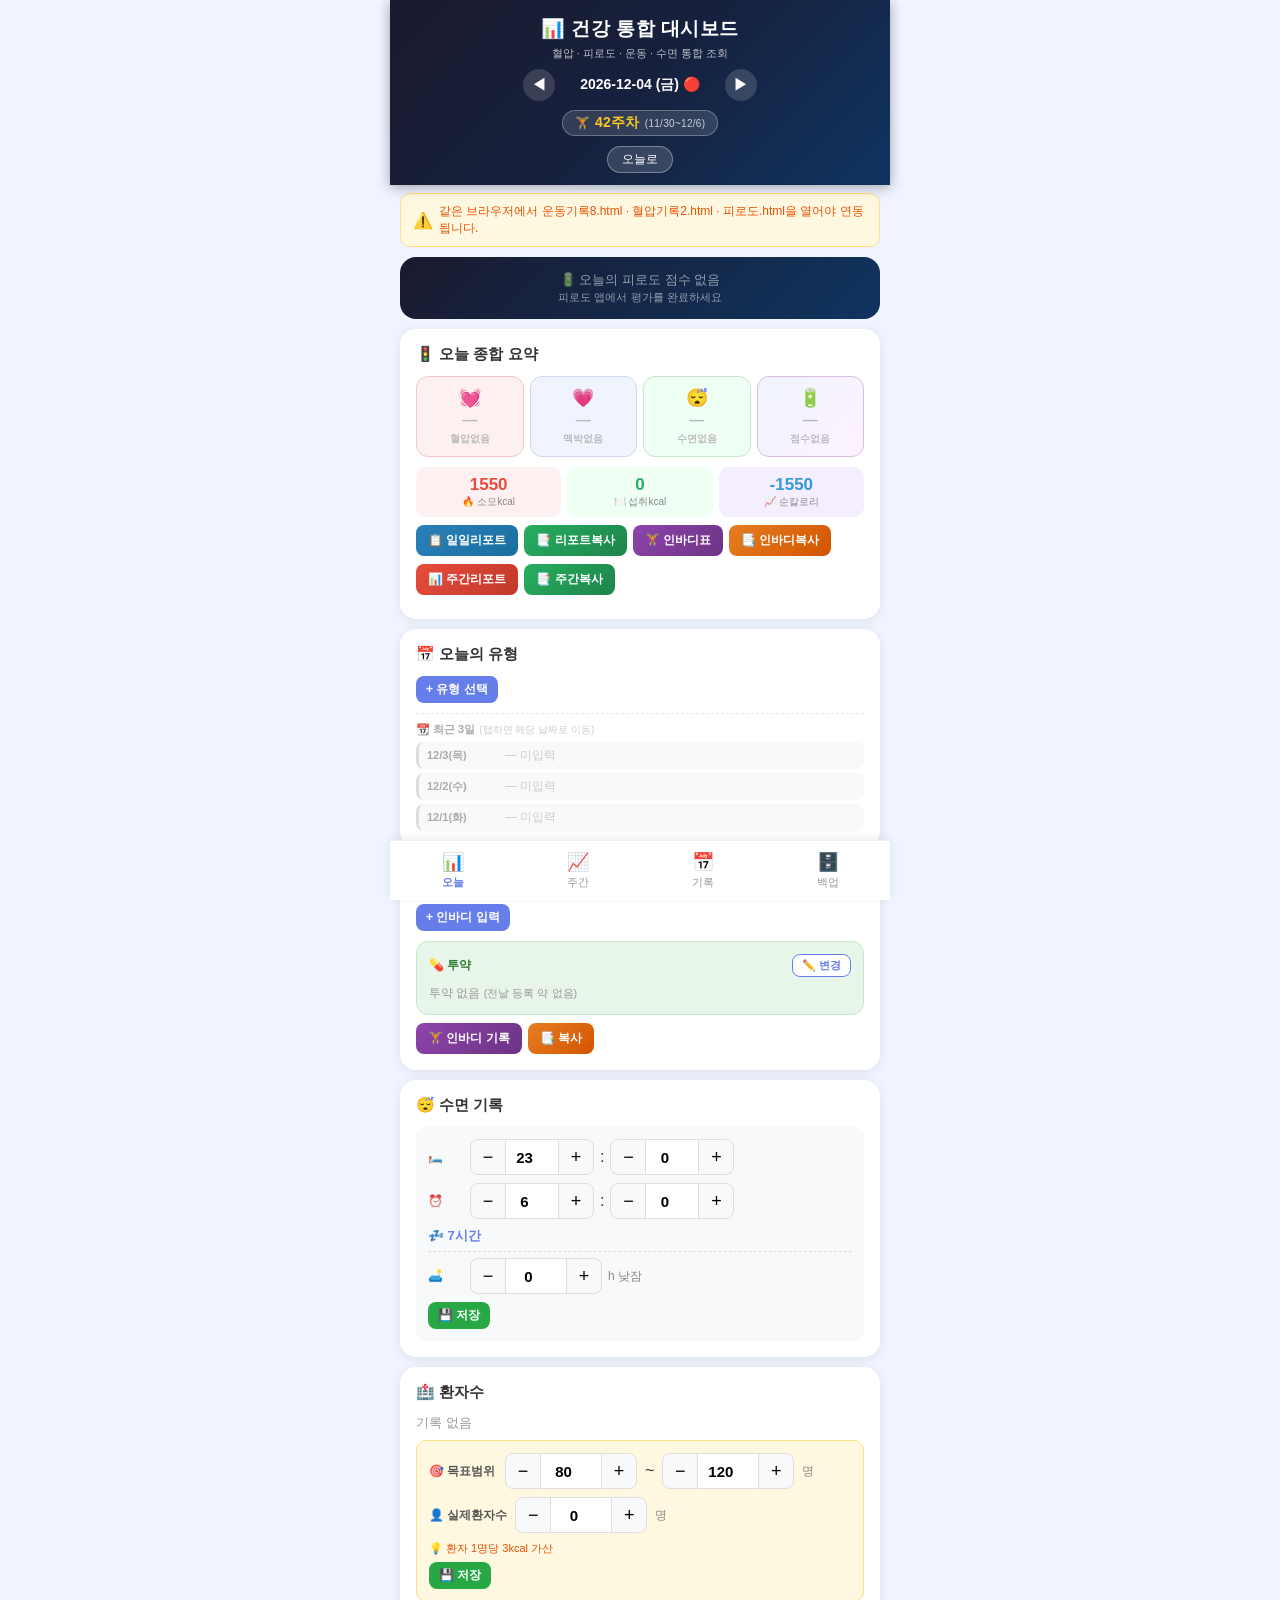
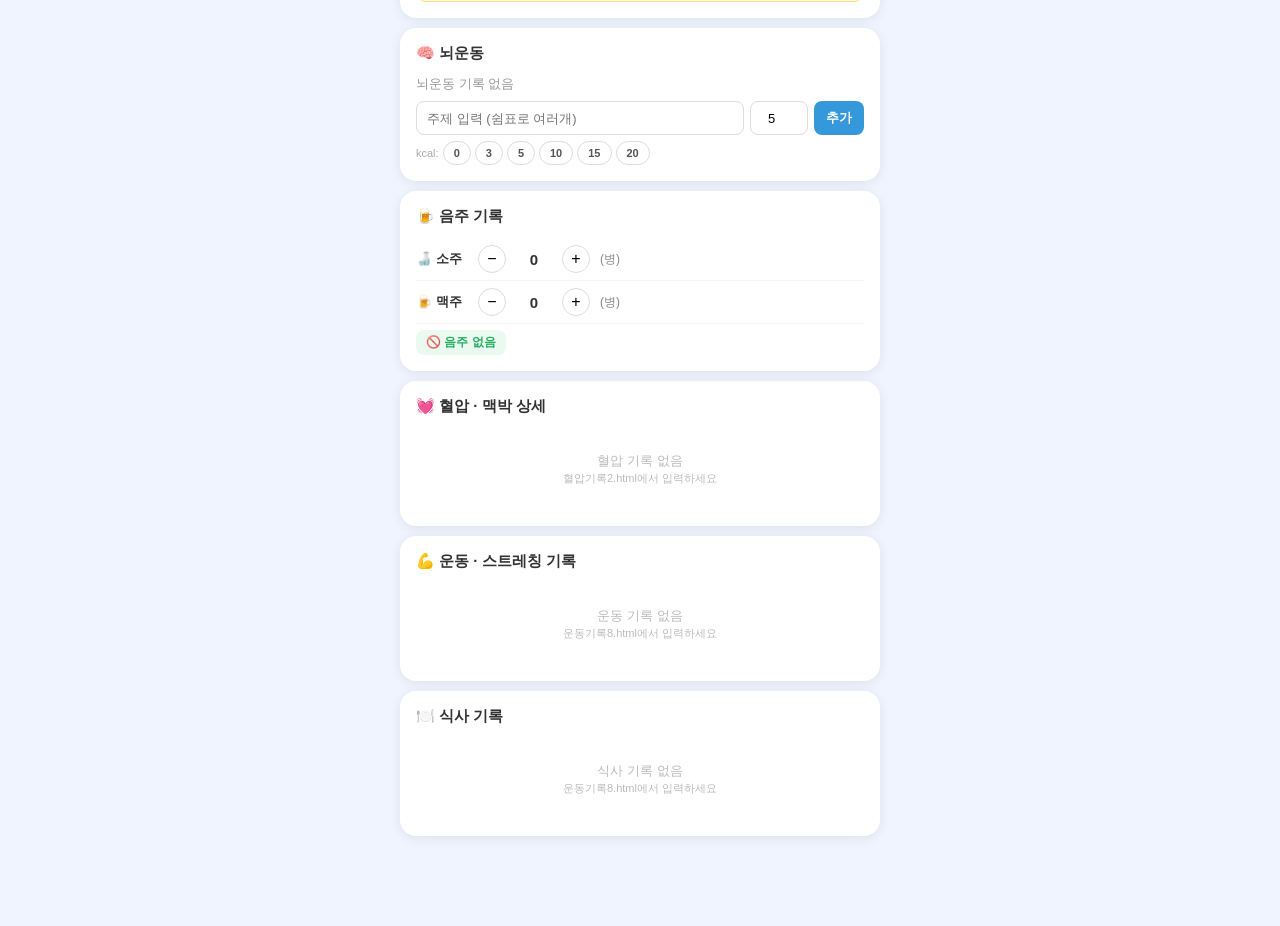
<file: 종합일지13.html>
<!DOCTYPE html><html lang="ko"><head><meta charset="UTF-8"><meta name="viewport" content="width=device-width, initial-scale=1.0, user-scalable=no"><title>📊 건강 통합 대시보드</title><link rel="icon" type="image/png" href="healthm2.png">
<meta name="apple-mobile-web-app-title" content="종합일지">
  <meta name="application-name" content="종합일지">

<style>*{margin:0;padding:0;box-sizing:border-box}body{font-family:-apple-system,BlinkMacSystemFont,'Segoe UI',sans-serif;background:#f0f4ff;max-width:500px;margin:0 auto;padding-bottom:80px;color:#333}.header{background:linear-gradient(135deg,#1a1a2e,#16213e,#0f3460);color:#fff;padding:16px 15px 12px;text-align:center;position:sticky;top:0;z-index:100;box-shadow:0 2px 12px rgba(0,0,0,.35)}.header h1{font-size:19px;margin-bottom:4px;letter-spacing:.5px}.header .sub{font-size:11px;opacity:.7;margin-bottom:8px}.date-nav{display:flex;align-items:center;justify-content:center;gap:10px}.date-nav button{background:rgba(255,255,255,.15);color:#fff;border:none;border-radius:50%;width:32px;height:32px;font-size:16px;cursor:pointer}.date-nav span{font-size:14px;min-width:150px;text-align:center;font-weight:600}.today-btn{background:rgba(255,255,255,.15);border:1px solid rgba(255,255,255,.35);color:#fff;border-radius:14px;padding:4px 14px;font-size:12px;cursor:pointer;margin-top:6px;display:inline-block}.week-badge{display:inline-flex;align-items:center;gap:5px;background:rgba(255,255,255,.13);border:1px solid rgba(255,255,255,.28);border-radius:14px;padding:3px 12px;font-size:12px;font-weight:700;color:#fff;margin-top:5px;letter-spacing:.3px}.week-badge .wk-num{font-size:14px;font-weight:900;color:#f9ca24}.week-badge .wk-range{font-size:10px;opacity:.75;font-weight:500}.card{background:#fff;margin:10px;border-radius:16px;padding:16px;box-shadow:0 2px 12px rgba(0,0,0,.08)}.card-title{font-size:15px;font-weight:700;display:flex;align-items:center;gap:6px;margin-bottom:12px;color:#333}.score-banner{margin:10px;border-radius:16px;padding:16px;background:linear-gradient(135deg,#1a1a2e,#0f3460);color:#fff;box-shadow:0 4px 20px rgba(15,52,96,.4)}.score-banner-inner{display:flex;align-items:center;justify-content:space-between}.score-circle{width:82px;height:82px;border-radius:50%;border:4px solid rgba(255,255,255,.2);display:flex;flex-direction:column;align-items:center;justify-content:center;flex-shrink:0}.score-circle .sc-num{font-size:26px;font-weight:900;line-height:1}.score-circle .sc-max{font-size:10px;opacity:.7}.score-info{flex:1;margin-left:14px}.score-grade{font-size:18px;font-weight:800;margin-bottom:4px}.score-advice{font-size:11px;opacity:.85;line-height:1.5}.score-bars{display:grid;grid-template-columns:1fr 1fr;gap:5px;margin-top:12px}.sbi{background:rgba(255,255,255,.08);border-radius:8px;padding:6px 10px}.sbi-label{font-size:10px;opacity:.65;margin-bottom:2px}.sbi-bar-wrap{display:flex;align-items:center;gap:5px}.sbi-bar{flex:1;height:5px;background:rgba(255,255,255,.15);border-radius:3px;overflow:hidden}.sbi-bar-fill{height:100%;border-radius:3px}.sbi-val{font-size:11px;font-weight:700;min-width:30px;text-align:right}.traffic-grid{display:grid;grid-template-columns:1fr 1fr 1fr 1fr;gap:6px;margin-bottom:10px}.traffic-box{text-align:center;padding:10px 4px;border-radius:12px;border:1px solid #eee}.tb-icon{font-size:18px;margin-bottom:2px}.tb-val{font-size:15px;font-weight:700;line-height:1.2}.tb-sub{font-size:10px;color:#888;margin-top:2px}.tb-label{font-size:10px;font-weight:600;margin-top:3px}.bp-period-header{display:flex;align-items:center;justify-content:space-between;padding:8px 12px;border-radius:10px;margin-bottom:6px}.bph-morning{background:linear-gradient(135deg,#fff3cd,#ffeaa7)}.bph-afternoon{background:linear-gradient(135deg,#d4efdf,#a9dfbf)}.bph-night{background:linear-gradient(135deg,#d6eaf8,#a9cce3)}.bp-entry-row{display:flex;align-items:center;padding:6px 10px;background:#f9f9f9;border-radius:8px;margin-bottom:4px;font-size:12px;gap:6px;border-left:3px solid #ddd;flex-wrap:wrap}.bp-entry-row.morning{border-left-color:#f39c12}.bp-entry-row.afternoon{border-left-color:#27ae60}.bp-entry-row.night{border-left-color:#2980b9}.be-time{font-size:11px;color:#888;min-width:42px;font-weight:600}.be-val{font-weight:700;font-size:13px}.be-status{font-size:10px;padding:2px 6px;border-radius:8px;font-weight:600}.be-hr{font-size:11px;font-weight:700}.day-avg-box{display:flex;align-items:center;gap:8px;padding:8px 12px;background:linear-gradient(135deg,#fdf0f0,#f5eeff);border:1px solid #d7bde2;border-radius:10px;margin-top:6px;flex-wrap:wrap}.spinner{display:flex;align-items:center}.spinner button{width:36px;height:36px;border:1px solid #ddd;background:#f8f9fa;font-size:18px;cursor:pointer;display:flex;align-items:center;justify-content:center}.spinner button:first-child{border-radius:8px 0 0 8px}.spinner button:last-child{border-radius:0 8px 8px 0}.spinner button:active{background:#e0e0e0}.spinner input{height:36px;border:1px solid #ddd;border-left:none;border-right:none;text-align:center;font-size:15px;font-weight:600}.spinner input.w60{width:60px}.spinner input.w52{width:52px}.input-row{display:flex;align-items:center;gap:8px;margin-bottom:8px;flex-wrap:wrap}.input-label{font-size:12px;color:#555;min-width:68px;font-weight:600}.btn{display:inline-flex;align-items:center;gap:4px;padding:8px 14px;border:none;border-radius:8px;font-size:13px;cursor:pointer;font-weight:600;transition:all .15s}.btn:active{transform:scale(.97)}.btn-primary{background:#667eea;color:#fff}.btn-success{background:#28a745;color:#fff}.btn-outline{background:#fff;border:1.5px solid #ddd;color:#555}.btn-danger{background:#fff;border:1.5px solid #dc3545;color:#dc3545}.btn-sm{padding:5px 10px;font-size:12px}.ex-group-header{font-size:12px;font-weight:700;color:#667eea;padding:4px 0;margin-bottom:4px;border-bottom:2px solid #e8ecff}.ex-log-item{display:flex;align-items:center;padding:6px 8px;background:#f8f9fa;border-radius:8px;margin-bottom:4px;font-size:12px;gap:6px;border-left:3px solid #667eea}.el-name{font-weight:600;flex:1}.el-detail{color:#888}.el-sets{font-size:11px;color:#fff;background:#667eea;padding:2px 7px;border-radius:10px;font-weight:700}.el-cal{color:#e74c3c;font-size:11px;font-weight:700;min-width:50px;text-align:right}.stretch-item{border-left-color:#00b09b}.stretch-item .el-sets{background:#00b09b}.meal-group-header{font-size:12px;font-weight:700;color:#27ae60;padding:4px 0;margin-bottom:4px;border-bottom:2px solid #d4efdf;display:flex;justify-content:space-between}.food-log-item{display:flex;align-items:center;padding:5px 8px;background:#f8fff8;border-radius:8px;margin-bottom:4px;font-size:12px;gap:6px;border-left:3px solid #27ae60}.fl-name{font-weight:600;flex:1}.fl-macro{color:#888;font-size:10px}.fl-cal{color:#e74c3c;font-size:11px;font-weight:700}.body-comp-grid{display:grid;grid-template-columns:repeat(4,1fr);gap:6px;margin-bottom:8px}.bc-item{background:#f0f4ff;border:1px solid #d0d8f0;border-radius:10px;padding:8px 4px;text-align:center}.bc-val{font-size:15px;font-weight:700;color:#667eea}.bc-lbl{font-size:9px;color:#888;margin-top:2px}.inbody-box{background:#f8f9fa;border:1px solid #ddd;border-radius:8px;padding:12px;margin-top:8px;max-height:50vh;overflow-y:auto;display:none}.inbody-table{width:100%;border-collapse:collapse;font-size:11px}.inbody-table th{background:#667eea;color:#fff;padding:6px 4px;text-align:center;font-weight:600;position:sticky;top:0}.inbody-table td{padding:5px 4px;text-align:center;border-bottom:1px solid #eee;cursor:pointer}.inbody-table tr:hover td{background:#f0f4ff}.date-col{font-weight:600;color:#667eea;white-space:nowrap}.bmi-normal{color:#27ae60}.bmi-over{color:#f39c12}.bmi-obese{color:#e74c3c}.bmi-under{color:#3498db}.chart-row{display:flex;align-items:center;gap:6px;margin-bottom:4px;font-size:11px}.chart-date{min-width:32px;color:#888;text-align:right}.chart-bar-wrap{flex:1;background:#f0f0f0;border-radius:4px;height:20px;position:relative;overflow:hidden}.chart-bar-sys{position:absolute;left:0;top:0;height:100%;border-radius:4px;opacity:.85}.chart-bar-dia{position:absolute;left:0;top:0;height:100%;border-radius:4px 0 0 4px;opacity:.5}.chart-val{min-width:95px;font-weight:600;font-size:10px;color:#444}.history-item{padding:12px;border-bottom:1px solid #f0f0f0;cursor:pointer;border-radius:8px;transition:background .1s}.history-item:hover{background:#f8f9fa}.history-item:active{background:#f0f4ff}.hi-date{font-weight:700;color:#667eea;font-size:13px;margin-bottom:3px;display:flex;align-items:center;gap:6px;flex-wrap:wrap}.hi-preview{font-size:11px;color:#888;margin-top:3px;line-height:1.6}.link-banner{margin:8px 10px 0;padding:9px 12px;border-radius:10px;font-size:12px;display:flex;align-items:center;gap:6px}.link-banner.ok{background:#e8f5e9;border:1px solid #a5d6a7;color:#2e7d32}.link-banner.warn{background:#fff8e1;border:1px solid #ffe082;color:#e65100}.lb-icon{font-size:16px;flex-shrink:0}.bottom-nav{position:fixed;bottom:0;left:0;right:0;background:#fff;display:flex;justify-content:center;border-top:1px solid #eee;z-index:100;max-width:500px;margin:0 auto;box-shadow:0 -2px 10px rgba(0,0,0,.07)}.tab-btn{flex:1;padding:10px 0;text-align:center;font-size:11px;color:#999;cursor:pointer;border:none;background:none;display:flex;flex-direction:column;align-items:center;gap:2px}.tab-btn .tb-ic{font-size:18px}.tab-btn.active{color:#667eea;font-weight:700}.tab-content{display:none}.tab-content.active{display:block}.copy-btn{background:linear-gradient(135deg,#2980b9,#1a6fa0);color:#fff;border:none;border-radius:8px;padding:7px 12px;font-size:12px;font-weight:700;cursor:pointer;display:inline-flex;align-items:center;gap:4px}.copy-btn.purple{background:linear-gradient(135deg,#8e44ad,#6c3483)}.copy-btn.green{background:linear-gradient(135deg,#27ae60,#1e8449)}.copy-btn.orange{background:linear-gradient(135deg,#e67e22,#d35400)}.copy-btn.red{background:linear-gradient(135deg,#e74c3c,#c0392b)}.copy-btn:active{transform:scale(.97)}.action-btns{display:flex;gap:6px;flex-wrap:wrap;margin-bottom:8px}.report-box{background:#f8f9fa;border:1px solid #ddd;border-radius:8px;padding:12px;margin-top:8px;white-space:pre-wrap;font-size:12px;font-family:monospace;line-height:1.6;max-height:55vh;overflow-y:auto;display:none}.modal-overlay{display:none;position:fixed;top:0;left:0;right:0;bottom:0;background:rgba(0,0,0,.55);z-index:200;justify-content:center;align-items:flex-end}.modal-overlay.active{display:flex}.modal{background:#fff;width:100%;max-width:500px;max-height:88vh;border-radius:16px 16px 0 0;padding:20px;overflow-y:auto}.modal h3{margin-bottom:14px;font-size:16px;display:flex;align-items:center;justify-content:space-between}.modal .close-btn{background:none;border:none;font-size:20px;cursor:pointer;color:#999;padding:0 4px}.day-type-tag{display:inline-flex;align-items:center;gap:4px;padding:4px 12px;border-radius:16px;font-size:12px;font-weight:700;margin-bottom:8px}.day-type-grid{display:flex;flex-wrap:wrap;gap:6px}.day-type-option{padding:8px 14px;border:2px solid #e0e0e0;border-radius:20px;font-size:12px;font-weight:600;cursor:pointer;transition:all .2s;background:#fff}.day-type-option.active{border-color:var(--dt-color,#667eea);background:var(--dt-bg,#f0f4ff);color:var(--dt-color,#667eea)}.sleep-time-row{display:flex;align-items:center;gap:6px;margin-bottom:8px;flex-wrap:wrap}.sleep-time-row label{font-size:12px;color:#555;min-width:36px;font-weight:600}.patient-bar{margin-top:6px;height:8px;border-radius:4px;background:#e9ecef;overflow:hidden}.patient-bar-fill{height:100%;border-radius:4px;transition:width .3s}.brain-tag{display:inline-flex;align-items:center;gap:3px;background:#e8f4fd;color:#2980b9;border:1px solid #bee5eb;border-radius:10px;padding:3px 8px;font-size:11px;font-weight:600;margin:2px}.brain-cal-edit button{width:18px;height:18px;border:1px solid #ccc;background:#fff;border-radius:50%;font-size:11px;cursor:pointer;color:#555}.brain-input-wrap{display:flex;gap:6px;margin-top:8px;flex-wrap:wrap}.brain-input-wrap input{flex:1;min-width:0;padding:8px 10px;border:1px solid #ddd;border-radius:8px;font-size:13px}.brain-input-wrap input.brain-cal{width:58px;flex:0 0 58px;text-align:center}.brain-input-wrap button{padding:8px 12px;border:none;border-radius:8px;background:#3498db;color:#fff;font-size:13px;font-weight:600;cursor:pointer}.drink-row{display:flex;align-items:center;gap:10px;padding:7px 0;font-size:13px;border-bottom:1px solid #f5f5f5}.drink-row:last-of-type{border-bottom:none}.drink-label{min-width:52px;font-weight:600}.drink-val{min-width:36px;text-align:center;font-weight:700;font-size:15px}.drink-row button{width:28px;height:28px;border:1px solid #ddd;background:#fff;border-radius:50%;font-size:16px;cursor:pointer;display:flex;align-items:center;justify-content:center}.med-section{margin-top:10px;padding:12px;background:#e8f5e9;border:1px solid #c8e6c9;border-radius:12px}.med-tag{display:inline-flex;align-items:center;gap:3px;background:#fff;color:#2e7d32;border:1px solid #a5d6a7;border-radius:10px;padding:3px 8px;font-size:11px;font-weight:600;margin:2px}.med-item-row{display:flex;align-items:center;gap:6px;padding:6px 0;border-bottom:1px solid #c8e6c9;font-size:12px;flex-wrap:wrap}.med-item-row:last-child{border-bottom:none}.med-name{font-weight:600;flex:1;min-width:80px}.med-status-tag{font-size:10px;padding:2px 7px;border-radius:8px;font-weight:700;white-space:nowrap}.med-status-active{background:#d5f5e3;color:#1e8449}.med-status-stopped{background:#fde8d8;color:#c0392b}.med-edit-panel{background:#f0fdf4;border:1px solid #a5d6a7;border-radius:10px;padding:12px;margin-top:8px}.med-edit-panel .mep-title{font-size:12px;font-weight:700;color:#2e7d32;margin-bottom:8px}.med-input-wrap{display:flex;gap:6px;margin-top:6px}.med-input-wrap input{flex:1;padding:7px 10px;border:1px solid #c8e6c9;border-radius:8px;font-size:13px;background:#fff}.med-input-wrap button{padding:7px 12px;border:none;border-radius:8px;background:#43a047;color:#fff;font-size:12px;font-weight:600;cursor:pointer;white-space:nowrap}.stat-row{display:flex;align-items:center;gap:8px;padding:7px 0;border-bottom:1px solid #f0f0f0;font-size:13px}.stat-row:last-child{border-bottom:none}.stat-label{min-width:88px;color:#888;font-size:12px}.stat-val{font-weight:700;flex:1}.empty-msg{text-align:center;color:#bbb;font-size:13px;padding:24px 0}.section-divider{font-size:11px;font-weight:700;color:#667eea;padding:5px 0;margin:10px 0 6px;border-bottom:2px solid #e8ecff}.weekly-avg-section{margin-top:10px;padding:10px;background:linear-gradient(135deg,#f0f4ff,#fdf2ff);border-radius:10px;border:1px solid #e0d8f0}.weekly-avg-grid{display:grid;grid-template-columns:1fr 1fr;gap:6px}.weekly-avg-item{background:#fff;border-radius:8px;padding:7px 10px;display:flex;justify-content:space-between;align-items:center}.wa-label{font-size:11px;color:#888}.wa-value{font-size:14px;font-weight:700}.wa-trend{font-size:11px;margin-left:4px;font-weight:600}.wa-trend.up{color:#e74c3c}.wa-trend.down{color:#3498db}.wa-trend.same{color:#95a5a6}.goal-section{margin-top:10px;padding:10px;background:linear-gradient(135deg,#fff3e0,#fff8e1);border-radius:10px;border:1px solid #ffe0b2}.goal-grid{display:grid;grid-template-columns:1fr 1fr;gap:6px}.goal-item{background:#fff;border-radius:8px;padding:7px 10px;display:flex;justify-content:space-between;align-items:center}.gl-label{font-size:11px;color:#888}.gl-value{font-size:14px;font-weight:700;color:#e65100}.gl-diff{font-size:10px;margin-left:3px;font-weight:600}.gl-diff.good{color:#27ae60}.gl-diff.warn{color:#e74c3c}.toast{position:fixed;top:50%;left:50%;transform:translate(-50%,-50%);background:rgba(0,0,0,.82);color:#fff;padding:12px 24px;border-radius:10px;font-size:14px;z-index:999;display:none;text-align:center;max-width:280px}.toast.show{display:block;animation:fadeInOut 2s ease forwards}@keyframes fadeInOut{0%{opacity:0;transform:translate(-50%,-50%) scale(.9)}15%{opacity:1;transform:translate(-50%,-50%) scale(1)}85%{opacity:1}100%{opacity:0}}.st-normal{background:#d5f5e3;color:#1e8449}.st-elevated{background:#fdebd0;color:#d35400}.st-pre{background:#fde8d8;color:#ca6f1e}.st-high{background:#fadbd8;color:#c0392b}.st-low{background:#d6eaf8;color:#1a6fa0}.hr-normal{background:#d5f5e3;color:#1e8449}.hr-fast{background:#fdebd0;color:#d35400}.hr-tachy{background:#fadbd8;color:#c0392b}.hr-brady{background:#d6eaf8;color:#1a6fa0}.preset-btns{display:flex;gap:4px;flex-wrap:wrap;margin-top:4px}.preset-btn{padding:4px 10px;border:1px solid #ddd;background:#fff;border-radius:16px;font-size:11px;cursor:pointer;font-weight:600;color:#555}.preset-btn:hover{border-color:#667eea;color:#667eea}
/* ── 과거 3일 유형 ── */
.past-type-row{display:flex;align-items:center;gap:6px;padding:5px 8px;background:#f8f9fa;border-radius:8px;border-left:3px solid #ddd;cursor:pointer;transition:background .1s}.past-type-row:hover{background:#f0f4ff}.past-type-date{font-size:11px;color:#aaa;min-width:72px;font-weight:600}.past-type-val{font-size:12px;font-weight:700}.past-type-none{font-size:12px;color:#ccc}
/* ── 백업/복원 패널 ── */
.backup-panel{background:linear-gradient(135deg,#1a1a2e,#0f3460);border-radius:16px;padding:16px;margin:10px;color:#fff;box-shadow:0 4px 20px rgba(15,52,96,.4)}.backup-title{font-size:15px;font-weight:700;margin-bottom:4px;display:flex;align-items:center;gap:6px}.backup-sub{font-size:11px;opacity:.65;margin-bottom:14px}.backup-btns{display:flex;gap:8px;flex-wrap:wrap;margin-bottom:12px}.bk-btn{display:inline-flex;align-items:center;gap:5px;padding:9px 16px;border:none;border-radius:10px;font-size:13px;font-weight:700;cursor:pointer;transition:all .15s}.bk-btn:active{transform:scale(.96)}.bk-btn-export{background:linear-gradient(135deg,#27ae60,#1e8449);color:#fff}.bk-btn-import{background:linear-gradient(135deg,#2980b9,#1a6fa0);color:#fff}.bk-btn-clear{background:linear-gradient(135deg,#e74c3c,#c0392b);color:#fff}.bk-btn-merge{background:linear-gradient(135deg,#8e44ad,#6c3483);color:#fff}.backup-info{background:rgba(255,255,255,.08);border-radius:10px;padding:10px 12px;font-size:11px;line-height:1.8;opacity:.85}.bk-stat{display:flex;justify-content:space-between;padding:2px 0;border-bottom:1px solid rgba(255,255,255,.08)}.bk-stat:last-child{border-bottom:none}.bk-stat-label{opacity:.65}.bk-stat-val{font-weight:700}.restore-preview{background:rgba(255,255,255,.06);border:1px solid rgba(255,255,255,.15);border-radius:10px;padding:10px 12px;margin-top:10px;font-size:11px;line-height:1.7;display:none;max-height:160px;overflow-y:auto}.restore-preview.show{display:block}.bk-warn{background:rgba(231,76,60,.2);border:1px solid rgba(231,76,60,.4);border-radius:8px;padding:8px 12px;font-size:12px;margin-top:8px;display:none}.bk-warn.show{display:block}.bk-confirm-row{display:flex;gap:8px;margin-top:10px;display:none}.bk-confirm-row.show{display:flex}
</style></head><body>
<div class="header">
  <h1>📊 건강 통합 대시보드</h1>
  <div class="sub">혈압 · 피로도 · 운동 · 수면 통합 조회</div>
  <div class="date-nav">
    <button onclick="changeDate(-1)">◀</button>
    <span id="dateDisplay">-</span>
    <button onclick="changeDate(1)">▶</button>
  </div>
  <div id="weekBadgeWrap" style="text-align:center;margin-top:4px"></div>
  <div style="text-align:center;margin-top:4px">
    <button class="today-btn" onclick="goToday()">오늘로</button>
  </div>
</div>
<div id="linkBanner"></div>
<div id="tabToday" class="tab-content active">
  <div id="scoreBanner"></div>
  <div class="card" id="summaryCard"></div>
  <div class="card" id="dayTypeCard"></div>
  <div class="card" id="healthCard"></div>
  <div class="card" id="sleepCard"></div>
  <div class="card" id="patientCard"></div>
  <div class="card" id="brainCard"></div>
  <div class="card" id="drinkCard"></div>
  <div class="card" id="bpCard"></div>
  <div class="card" id="exerciseCard"></div>
  <div class="card" id="foodCard"></div>
</div>
<div id="tabWeek" class="tab-content">
  <div class="card" id="weekBpChart"></div>
  <div class="card" id="weekScoreChart"></div>
  <div class="card" id="weekStats"></div>
</div>
<div id="tabHistory" class="tab-content">
  <div class="card">
    <div class="card-title">📅 전체 기록</div>
    <div style="display:flex;gap:8px;margin-bottom:10px;flex-wrap:wrap">
      <button class="copy-btn" onclick="copyAllRecords()">📋 전체 복사</button>
      <button class="copy-btn purple" onclick="copyAllRecords('detail')">📋 상세 복사</button>
    </div>
    <div id="historyList"></div>
  </div>
</div>

<!-- ★ 백업/복원 탭 콘텐츠 -->
<div id="tabBackup" class="tab-content">
  <div class="backup-panel">
    <div class="backup-title">🗄️ 데이터 백업 · 복원</div>
    <div class="backup-sub">localStorage 전체를 JSON 파일로 내보내거나 불러옵니다</div>
    <div class="backup-btns">
      <button class="bk-btn bk-btn-export" onclick="exportBackup()">⬇️ 백업 다운로드</button>
      <button class="bk-btn bk-btn-import" onclick="document.getElementById('importFileInput').click()">⬆️ 백업 불러오기</button>
      <button class="bk-btn bk-btn-merge" onclick="document.getElementById('mergeFileInput').click()">🔀 병합 불러오기</button>
      <button class="bk-btn bk-btn-clear" onclick="confirmClearAll()">🗑️ 전체 초기화</button>
    </div>
    <input type="file" id="importFileInput" accept=".json" style="display:none" onchange="importBackup(event,'overwrite')">
    <input type="file" id="mergeFileInput" accept=".json" style="display:none" onchange="importBackup(event,'merge')">
    <div class="backup-info" id="backupInfo"></div>
    <div class="restore-preview" id="restorePreview"></div>
    <div class="bk-warn" id="bkWarn"></div>
    <div class="bk-confirm-row" id="bkConfirmRow">
      <button class="bk-btn bk-btn-import" id="bkConfirmBtn" onclick="executeRestore()">✅ 확인 — 복원 실행</button>
      <button class="bk-btn" style="background:rgba(255,255,255,.15);color:#fff" onclick="cancelRestore()">✕ 취소</button>
    </div>
  </div>
  <div class="card" id="backupLogCard">
    <div class="card-title">📋 백업 이력</div>
    <div id="backupLogList"></div>
  </div>
</div>

<div class="modal-overlay" id="dayTypeModal">
  <div class="modal">
    <h3>📅 오늘의 유형 <button class="close-btn" onclick="closeModal('dayTypeModal')">✕</button></h3>
    <p style="font-size:12px;color:#888;margin-bottom:12px">오늘 하루를 규정하세요</p>
    <div class="day-type-grid" id="dayTypeGrid"></div>
    <div style="margin-top:12px;text-align:right">
      <button class="btn btn-outline btn-sm" onclick="clearDayType()">초기화</button>
    </div>
  </div>
</div>
<nav class="bottom-nav">
  <button class="tab-btn active" onclick="switchTab('tabToday',this)"><span class="tb-ic">📊</span>오늘</button>
  <button class="tab-btn" onclick="switchTab('tabWeek',this)"><span class="tb-ic">📈</span>주간</button>
  <button class="tab-btn" onclick="switchTab('tabHistory',this)"><span class="tb-ic">📅</span>기록</button>
  <button class="tab-btn" onclick="switchTab('tabBackup',this)"><span class="tb-ic">🗄️</span>백업</button>
</nav>
<div class="toast" id="toast"></div>
<script>'use strict';
const HEIGHT_CM=167,HEIGHT_M=HEIGHT_CM/100;
const WORKOUT_START=new Date(2026,1,20);
const MEAL_TIMES=[{id:'breakfast',name:'아침',icon:'🌅'},{id:'lunch',name:'점심',icon:'☀️'},{id:'dinner',name:'저녁',icon:'🌙'},{id:'snack',name:'간식',icon:'🍪'}];

// ★ 변경: '오후진료실틈새운동' → '오후운동'
// ★ 호환: 기존 저장 데이터의 구(舊) 명칭을 새 명칭으로 정규화하는 매핑
const SLOT_ALIAS={'오후진료실틈새운동':'오후운동'};
const TIME_SLOTS=['새벽침대운동','오전진료실틈새운동','점심운동','오후운동','저녁운동'];

// 저장된 timeSlot 값을 현재 명칭으로 정규화
function normalizeSlot(slot){return SLOT_ALIAS[slot]||slot;}

const PERIOD_INFO={morning:{label:'오전',icon:'🌅',range:'0~12시',color:'#f39c12'},afternoon:{label:'오후',icon:'☀️',range:'12~18시',color:'#27ae60'},night:{label:'취침전',icon:'🌙',range:'18시~',color:'#2980b9'}};
const PERIOD_LABEL_FULL={morning:'오전(0~12시)',afternoon:'오후(12~18시)',night:'취침전(18시~)'};
const FATIGUE_GRADES=[{min:85,grade:'🟢 최상',color:'#27ae60',advice:'고강도 운동 가능'},{min:70,grade:'🟡 양호',color:'#f39c12',advice:'계획대로 정상 운동'},{min:55,grade:'🟠 주의',color:'#e67e22',advice:'강도 10~20% 낮추세요'},{min:40,grade:'🔴 경고',color:'#e74c3c',advice:'디로딩/가벼운 운동만'},{min:0,grade:'⛔ 위험',color:'#c0392b',advice:'완전 휴식 필요'}];
const AREA_MAX={A:20,B:25,C:30,D:15,E:10};
const AREA_SECTIONS={A:['A1','A2'],B:['B1','B2','B3'],C:['C1','C2','C3'],D:['D1','D2'],E:['E1','E2']};
const AREA_NAMES={A:'😴수면',B:'💓신체',C:'⚡컨디션',D:'🏋️운동',E:'🧠정신'};
let currentDate=new Date();
let healthEditing=false,sleepEditing=false,patientEditing=false,medEditing=false;
let _pendingRestore=null;

// ── 주차 계산 ──
function getWorkoutWeekInfo(d){
  const target=new Date(d.getFullYear(),d.getMonth(),d.getDate());
  const start0=new Date(2026,1,20);const week2start=new Date(2026,1,23);
  if(target<start0)return null;
  const week1end=new Date(2026,1,22);
  if(target<=week1end)return{week:1,start:start0,end:week1end,isSpecial:true};
  const diffDays=Math.floor((target-week2start)/(1000*60*60*24));
  const weekIndex=Math.floor(diffDays/7);const weekNum=weekIndex+2;
  const wStart=new Date(week2start);wStart.setDate(wStart.getDate()+weekIndex*7);
  const wEnd=new Date(wStart);wEnd.setDate(wEnd.getDate()+6);
  return{week:weekNum,start:wStart,end:wEnd,isSpecial:false};
}
function getWeekBadgeHtml(d){
  const info=getWorkoutWeekInfo(d);
  if(!info)return`<span class="week-badge"><span style="font-size:11px;opacity:.7">운동시작 전</span></span>`;
  const fmt=dt=>`${dt.getMonth()+1}/${dt.getDate()}`;
  const rangeStr=`${fmt(info.start)}~${fmt(info.end)}${info.isSpecial?' ★특수':''}`;
  return`<span class="week-badge">🏋️ <span class="wk-num">${info.week}주차</span> <span class="wk-range">(${rangeStr})</span></span>`;
}
function getWeekReportRange(d){
  const info=getWorkoutWeekInfo(d);const today=new Date(d.getFullYear(),d.getMonth(),d.getDate());
  let from,to;
  if(!info){from=to=today;}else{from=new Date(info.start);to=today<info.end?today:new Date(info.end);}
  const days=[];const cur=new Date(from);
  while(cur<=to){days.push(formatDate(cur));cur.setDate(cur.getDate()+1);}
  return{from:formatDate(from),to:formatDate(to),days};
}

// ── 유틸 ──
function formatDate(d){return`${d.getFullYear()}-${String(d.getMonth()+1).padStart(2,'0')}-${String(d.getDate()).padStart(2,'0')}`;}
function getDayStr(d){return['일','월','화','수','목','금','토'][d.getDay()];}
function dateKey(){return formatDate(currentDate);}
function pad2(n){return String(n).padStart(2,'0');}
function uid(){return Date.now().toString(36)+Math.random().toString(36).substr(2,5);}
function showToast(msg){const t=document.getElementById('toast');t.textContent=msg;t.className='toast show';setTimeout(()=>{t.className='toast';},2200);}

// ── localStorage 헬퍼 ──
function wdGet(k){try{const v=localStorage.getItem('wd_'+k);return v?JSON.parse(v):null;}catch(e){return null;}}
function wdSet(k,v){localStorage.setItem('wd_'+k,JSON.stringify(v));}
function getWdLogs(){return wdGet('logs')||{};}
function saveWdLogs(logs){wdSet('logs',logs);}
function getFatigueLogs(){try{const v=localStorage.getItem('fatigue_scores');return v?JSON.parse(v):{};}catch(e){return{};}}
function getDayTypes(){return wdGet('dayTypes')||[];}
function getWeeklyGoals(){return wdGet('weeklyGoals')||{};}
function getMedications(){return wdGet('medications')||[];}
function saveMedications(m){wdSet('medications',m);}
function getDayLog(dk){
  const logs=getWdLogs();if(!dk)dk=dateKey();if(!logs[dk])logs[dk]={};
  const dl=logs[dk];
  if(!dl.exercise||!Array.isArray(dl.exercise))dl.exercise=[];
  if(!dl.stretch||!Array.isArray(dl.stretch))dl.stretch=[];
  if(!dl.food||!Array.isArray(dl.food))dl.food=[];
  if(dl.sleep===undefined)dl.sleep=null;if(dl.patient===undefined)dl.patient=null;
  if(dl.brain===undefined)dl.brain=null;if(dl.drink===undefined)dl.drink=null;
  if(dl.dayType===undefined)dl.dayType=null;
  // ★ 기존 데이터 timeSlot 정규화 (읽기 시점에 메모리상 변환)
  dl.exercise.forEach(l=>{l.timeSlot=normalizeSlot(l.timeSlot);});
  dl.stretch.forEach(l=>{l.timeSlot=normalizeSlot(l.timeSlot);});
  return{logs,dl};
}
function saveDl(logs){saveWdLogs(logs);}

// ── 데이터 파싱 헬퍼 ──
function getBpReadings(dk){const logs=getWdLogs();if(!logs[dk]||!logs[dk].health||!logs[dk].health.bpReadings)return[];return logs[dk].health.bpReadings;}
function getPeriodByHour(h){if(h<12)return'morning';if(h<18)return'afternoon';return'night';}
function groupBpByPeriod(readings){const g={morning:[],afternoon:[],night:[]};readings.forEach(r=>{const p=r.period||(r.time?getPeriodByHour(parseInt(r.time.split(':')[0])):'morning');(g[p]||(g[p]=[])).push(r);});return g;}
function calcAvg(arr){return arr.length?Math.round(arr.reduce((a,b)=>a+b,0)/arr.length):null;}
function getPeriodAvgs(readings){const g=groupBpByPeriod(readings);const avgs={};for(const p of['morning','afternoon','night']){const arr=g[p];if(!arr.length){avgs[p]=null;continue;}const hrArr=arr.filter(r=>r.hr&&r.hr>0).map(r=>r.hr);avgs[p]={sys:calcAvg(arr.map(r=>r.sys)),dia:calcAvg(arr.map(r=>r.dia)),hr:hrArr.length?calcAvg(hrArr):null,count:arr.length};}return avgs;}
function getDayBpAvg(readings){const avgs=getPeriodAvgs(readings);const valid=Object.values(avgs).filter(a=>a!==null);if(!valid.length)return null;const hrValid=valid.filter(a=>a.hr!=null);return{sys:calcAvg(valid.map(a=>a.sys)),dia:calcAvg(valid.map(a=>a.dia)),hr:hrValid.length?calcAvg(hrValid.map(a=>a.hr)):null};}
function getBpStatus(sys,dia){if(sys<90||dia<60)return{label:'저혈압',cls:'st-low',color:'#2980b9'};if(sys<120&&dia<80)return{label:'정상',cls:'st-normal',color:'#1e8449'};if(sys<130&&dia<80)return{label:'주의',cls:'st-elevated',color:'#d35400'};if(sys<140||dia<90)return{label:'고혈압전단계',cls:'st-pre',color:'#ca6f1e'};return{label:'고혈압',cls:'st-high',color:'#c0392b'};}
function getHrStatus(hr){if(!hr||hr<=0)return null;if(hr<50)return{label:'서맥',cls:'hr-brady',color:'#1a6fa0'};if(hr<=60)return{label:'느림',cls:'hr-brady',color:'#2980b9'};if(hr<=100)return{label:'정상',cls:'hr-normal',color:'#1e8449'};if(hr<=120)return{label:'빠름',cls:'hr-fast',color:'#d35400'};return{label:'빈맥',cls:'hr-tachy',color:'#c0392b'};}
function getFatigueGrade(total){for(const g of FATIGUE_GRADES){if(total>=g.min)return g;}return FATIGUE_GRADES[FATIGUE_GRADES.length-1];}
function calcSleepMin(bH,bM,wH,wM){let b=bH*60+bM,w=wH*60+wM;if(w<=b)w+=1440;return w-b;}
function formatSleepDuration(m){const h=Math.floor(m/60),mm=m%60;return mm>0?`${h}시간 ${mm}분`:`${h}시간`;}
function getBrainTopics(dl){if(!dl||!dl.brain||!dl.brain.topics)return[];return dl.brain.topics.map(t=>{if(typeof t==='object'&&t!==null)return{name:t.name||'?',kcal:t.kcal!=null?t.kcal:5};return{name:String(t),kcal:5};});}
function getBrainBurn(dl){return getBrainTopics(dl).reduce((s,x)=>s+x.kcal,0);}
function migrateBrainTopics(dl){if(!dl||!dl.brain||!dl.brain.topics)return;dl.brain.topics=dl.brain.topics.map(t=>{if(typeof t==='string')return{name:t,kcal:5};return t;});}
function getDayTypeById(id){return getDayTypes().find(dt=>dt.id===id)||null;}
function getDayTypeForLog(dl){if(!dl||!dl.dayType)return null;return getDayTypeById(dl.dayType);}
function calcExerciseCal(dl){if(!dl||!Array.isArray(dl.exercise))return 0;return dl.exercise.reduce((s,l)=>s+(l._cal||0)*l.sets,0);}
function calcStretchCal(dl){if(!dl||!Array.isArray(dl.stretch))return 0;return dl.stretch.reduce((s,l)=>s+(l._cal||0)*l.sets,0);}
function calcFoodCal(dl){if(!dl||!Array.isArray(dl.food))return 0;return dl.food.reduce((s,l)=>s+(l._calorie||0)*l.qty,0);}
function calcFoodMacro(dl){const r={p:0,c:0,f:0};if(!dl||!Array.isArray(dl.food))return r;dl.food.forEach(l=>{r.p+=(l._protein||0)*l.qty;r.c+=(l._carb||0)*l.qty;r.f+=(l._fat||0)*l.qty;});return r;}
function calcBMI(w){return w/(HEIGHT_M*HEIGHT_M);}
function calcBFP(w,bf){return(bf/w)*100;}
function getBMICategory(bmi){if(bmi<18.5)return{label:'저체중',cls:'bmi-under'};if(bmi<23)return{label:'정상',cls:'bmi-normal'};if(bmi<25)return{label:'과체중',cls:'bmi-over'};return{label:'비만',cls:'bmi-obese'};}
function getInbodyHistory(){const logs=getWdLogs();const r=[];Object.keys(logs).sort().forEach(k=>{const dl=logs[k];if(!dl||!dl.health)return;const h=dl.health;if(h.weight!=null&&h.bodyFat!=null)r.push({date:k,weight:h.weight,muscle:h.muscle,bodyFat:h.bodyFat,bfp:calcBFP(h.weight,h.bodyFat),bmi:calcBMI(h.weight)});});return r;}
function getPrevHealthDefaults(){const logs=getWdLogs();const dk=dateKey();const keys=Object.keys(logs).sort();let prev=null;for(let i=keys.length-1;i>=0;i--){if(keys[i]<dk&&logs[keys[i]]&&logs[keys[i]].health){prev=logs[keys[i]].health;break;}}const def={weight:73,bodyFat:20.0,muscle:30.0};if(prev){if(prev.weight!=null)def.weight=prev.weight;if(prev.bodyFat!=null)def.bodyFat=prev.bodyFat;if(prev.muscle!=null)def.muscle=prev.muscle;}return def;}
function getPrevSleepDefaults(){const logs=getWdLogs();const dk=dateKey();const def={bedH:23,bedM:0,wakeH:6,wakeM:0};const keys=Object.keys(logs).sort().reverse();for(const k of keys){if(k<dk&&logs[k]&&logs[k].sleep){const s=logs[k].sleep;def.bedH=s.bedH;def.bedM=s.bedM;def.wakeH=s.wakeH;def.wakeM=s.wakeM;break;}}return def;}
function getPrevPatientDefaults(){const logs=getWdLogs();const dk=dateKey();const def={goalMin:80,goalMax:120,actual:0};const keys=Object.keys(logs).sort().reverse();for(const k of keys){if(k<dk&&logs[k]&&logs[k].patient){const p=logs[k].patient;def.goalMin=p.goalMin;def.goalMax=p.goalMax;break;}}return def;}
function getEffectiveGoal(){const goals=getWeeklyGoals();const today=new Date(currentDate.getFullYear(),currentDate.getMonth(),currentDate.getDate());const keys=Object.keys(goals).sort().reverse();for(const k of keys){const d=new Date(k.replace(/-/g,'/'));if(d<=today)return goals[k];}return null;}
function getGoalDiffHtml(cv,gv,lowerBetter){if(cv==null||gv==null)return'';const diff=cv-gv,a=Math.abs(diff);if(a<0.05)return'<span class="gl-diff good">달성!</span>';const isGood=lowerBetter?(diff<0):(diff>0);return`<span class="gl-diff ${isGood?'good':'warn'}">${diff>0?'▲':'▼'}${a<10?a.toFixed(1):Math.round(a)}</span>`;}
function getWeeklyHealthAvg(){const today=new Date(currentDate);const r={weight:[],bpSys:[],bpDia:[],bodyFat:[],muscle:[]};for(let i=0;i<7;i++){const d=new Date(today);d.setDate(d.getDate()-i);const k=formatDate(d);const logs=getWdLogs();const dl=logs[k];if(dl&&dl.health){const h=dl.health;if(h.weight!=null)r.weight.push(h.weight);const avg=getDayBpAvg(getBpReadings(k));if(avg){r.bpSys.push(avg.sys);r.bpDia.push(avg.dia);}else if(h.bpSys!=null){r.bpSys.push(h.bpSys);r.bpDia.push(h.bpDia);}if(h.bodyFat!=null)r.bodyFat.push(h.bodyFat);if(h.muscle!=null)r.muscle.push(h.muscle);}}const avg=a=>a.length?a.reduce((s,v)=>s+v,0)/a.length:null;return{weight:{avg:avg(r.weight),count:r.weight.length},bpSys:{avg:avg(r.bpSys),count:r.bpSys.length},bpDia:{avg:avg(r.bpDia),count:r.bpDia.length},bodyFat:{avg:avg(r.bodyFat),count:r.bodyFat.length},muscle:{avg:avg(r.muscle),count:r.muscle.length}};}
function getTrendIcon(cv,av){if(cv==null||av==null)return'';const d=cv-av,a=Math.abs(d);if(a<0.05)return'<span class="wa-trend same">→</span>';return d>0?`<span class="wa-trend up">▲${a<10?a.toFixed(1):Math.round(a)}</span>`:`<span class="wa-trend down">▼${a<10?a.toFixed(1):Math.round(a)}</span>`;}
function getBmrConfig(){try{return wdGet('bmrConfig')||{baseBmr:1550,kcalPerPatient:3};}catch(e){return{baseBmr:1550,kcalPerPatient:3};}}
function getActiveMeds(dk){return getMedications().filter(m=>{if(m.addedDate&&m.addedDate>dk)return false;if(m.removedDate&&m.removedDate<=dk)return false;return true;});}

// ── 날짜 네비 ──
function changeDate(n){currentDate.setDate(currentDate.getDate()+n);healthEditing=false;sleepEditing=false;patientEditing=false;medEditing=false;renderAll();}
function goToday(){currentDate=new Date();healthEditing=false;sleepEditing=false;patientEditing=false;medEditing=false;renderAll();}

// ── 스피너 헬퍼 ──
function spinVal(id,delta,min,max){const el=document.getElementById(id);if(!el)return;let v=parseFloat(el.value)||0;v=Math.round((v+delta)*100)/100;if(min!=null)v=Math.max(min,v);if(max!=null)v=Math.min(max,v);el.value=v;}
function spinTime(id,d){const el=document.getElementById(id);if(!el)return;let v=(parseInt(el.value)||0)+d;el.value=id.endsWith('H')?((v%24)+24)%24:((v%60)+60)%60;updateSleepPreview();}
function spinPat(id,d){const el=document.getElementById(id);if(!el)return;el.value=Math.max(0,Math.min(500,(parseInt(el.value)||0)+d));}
function spinNap(d){const el=document.getElementById('napHours');if(!el)return;el.value=Math.max(0,Math.min(12,Math.round(((parseFloat(el.value)||0)+d)*2)/2));}
function spinDrink(type,d){const{logs,dl}=getDayLog();if(!dl.drink)dl.drink={soju:0,beer:0};dl.drink[type]=Math.max(0,Math.round((dl.drink[type]+d)*2)/2);saveDl(logs);renderDrinkCard();renderSummaryCard();}

// ── 연동 배너 ──
function renderLinkBanner(){
  const wdLogs=getWdLogs(),fatLogs=getFatigueLogs();
  const wdCount=Object.keys(wdLogs).length,fatCount=Object.keys(fatLogs).length;
  let html='';
  if(wdCount>0&&fatCount>0){html=`<div class="link-banner ok"><span class="lb-icon">🔗</span><span>운동일지 <b>${wdCount}일</b> · 피로도 <b>${fatCount}일</b> 연동됨</span></div>`;}
  else if(wdCount>0){html=`<div class="link-banner ok"><span class="lb-icon">🔗</span><span>운동일지 <b>${wdCount}일</b> 연동됨 | 피로도 데이터 없음</span></div>`;}
  else{html=`<div class="link-banner warn"><span class="lb-icon">⚠️</span><span>같은 브라우저에서 운동기록8.html · 혈압기록2.html · 피로도.html을 열어야 연동됩니다.</span></div>`;}
  document.getElementById('linkBanner').innerHTML=html;
}
function renderWeekBadge(){document.getElementById('weekBadgeWrap').innerHTML=getWeekBadgeHtml(currentDate);}

// ── 피로도 배너 ──
function renderScoreBanner(){
  const fatLogs=getFatigueLogs();const dk=dateKey();const saved=fatLogs[dk];
  const wrap=document.getElementById('scoreBanner');
  if(!saved){wrap.innerHTML=`<div style="margin:10px;background:linear-gradient(135deg,#1a1a2e,#0f3460);border-radius:16px;padding:14px 16px;color:rgba(255,255,255,.55);font-size:13px;text-align:center">🔋 오늘의 피로도 점수 없음<br><span style="font-size:11px">피로도 앱에서 평가를 완료하세요</span></div>`;return;}
  const total=saved.total||0;const gi=getFatigueGrade(total);const sc=saved.scores||{};
  let barsHtml='';
  Object.keys(AREA_SECTIONS).forEach(area=>{const s=AREA_SECTIONS[area].reduce((sum,sec)=>sum+(sc[sec]!=null?sc[sec]:0),0);const m=AREA_MAX[area];const pct=Math.round(s/m*100);const color=pct>=80?'#27ae60':pct>=60?'#f39c12':pct>=40?'#e67e22':'#e74c3c';barsHtml+=`<div class="sbi"><div class="sbi-label">${AREA_NAMES[area]}</div><div class="sbi-bar-wrap"><div class="sbi-bar"><div class="sbi-bar-fill" style="width:${pct}%;background:${color}"></div></div><span class="sbi-val" style="color:${color}">${s}/${m}</span></div></div>`;});
  wrap.innerHTML=`<div class="score-banner"><div class="score-banner-inner"><div class="score-circle" style="border-color:${gi.color}80"><span class="sc-num" style="color:${gi.color}">${total}</span><span class="sc-max">/100</span></div><div class="score-info"><div class="score-grade">${gi.grade}</div><div class="score-advice">${gi.advice}${saved.pulse?`<br>💗 안정시 맥박 ${saved.pulse}bpm`:''}${saved.memo?`<br>📝 ${saved.memo}`:''}</div></div></div><div class="score-bars">${barsHtml}</div></div>`;
}

// ── 종합 요약 카드 ──
function renderSummaryCard(){
  const dk=dateKey();const logs=getWdLogs();const dl=logs[dk]||{};
  const fatLogs=getFatigueLogs();const fs=fatLogs[dk];
  const readings=getBpReadings(dk);const dayBpAvg=getDayBpAvg(readings);
  const bc=getBmrConfig();
  let bmrBase=bc.baseBmr||1550;let patCal=0;
  if(dl.patient&&dl.patient.actual!=null)patCal=dl.patient.actual*(bc.kcalPerPatient||3);
  const exCal=calcExerciseCal(dl)+calcStretchCal(dl)+getBrainBurn(dl);
  const foodCal=Math.round(calcFoodCal(dl));const macro=calcFoodMacro(dl);
  const tBurn=bmrBase+patCal+exCal;
  const dr=dl.drink||{soju:0,beer:0};
  const dCal=Math.round((dr.soju||0)*540+(dr.beer||0)*200);
  const tIn=foodCal+dCal;
  let hrVal=null;
  if(fs&&fs.pulse)hrVal=fs.pulse;else if(dayBpAvg&&dayBpAvg.hr)hrVal=dayBpAvg.hr;
  let bpColor='#bbb',bpHtml='<span style="color:#bbb">—</span>',bpSub='',bpLabel='혈압없음';
  if(dayBpAvg){const st=getBpStatus(dayBpAvg.sys,dayBpAvg.dia);bpColor=st.color;bpHtml=`<span style="color:${st.color}">${dayBpAvg.sys}<span style="font-size:10px">/${dayBpAvg.dia}</span></span>`;bpSub=`${readings.length}회`;bpLabel=st.label;}
  let hrColor='#bbb',hrHtml='<span style="color:#bbb">—</span>',hrSub='';
  if(hrVal){const hrSt=getHrStatus(hrVal);hrColor=hrSt?hrSt.color:'#333';hrHtml=`<span style="color:${hrColor}">${hrVal}<span style="font-size:9px">bpm</span></span>`;hrSub=hrSt?hrSt.label:'';}
  let slColor='#bbb',slHtml='<span style="color:#bbb">—</span>',slSub='';
  if(dl.sleep){const m=calcSleepMin(dl.sleep.bedH,dl.sleep.bedM,dl.sleep.wakeH,dl.sleep.wakeM);slColor=m>=420&&m<=540?'#27ae60':m<360?'#e74c3c':'#f39c12';const h=Math.floor(m/60),mm=m%60;slHtml=`<span style="color:${slColor}">${h}<span style="font-size:10px">h</span>${mm>0?mm+'<span style="font-size:9px">m</span>':''}</span>`;slSub='수면';}
  let scoreColor='#bbb',scoreHtml='<span style="color:#bbb">—</span>',scoreSub='';
  if(fs){const gi=getFatigueGrade(fs.total||0);scoreColor=gi.color;scoreHtml=`<span style="color:${gi.color}">${fs.total}</span>`;scoreSub=gi.grade.split(' ')[0];}
  let html=`<div class="card-title">🚦 오늘 종합 요약</div>`;
  html+=`<div class="traffic-grid"><div class="traffic-box" style="background:#fdf0f0;border-color:#f5c6c6"><div class="tb-icon">💓</div><div class="tb-val">${bpHtml}</div><div class="tb-sub">${bpSub}</div><div class="tb-label" style="color:${bpColor}">${bpLabel}</div></div><div class="traffic-box" style="background:#f0f4ff;border-color:#d0d8f0"><div class="tb-icon">💗</div><div class="tb-val">${hrHtml}</div><div class="tb-sub">${hrSub}</div><div class="tb-label" style="color:${hrColor||'#aaa'}">${hrSub||'맥박없음'}</div></div><div class="traffic-box" style="background:#f0fff4;border-color:#c8e6c9"><div class="tb-icon">😴</div><div class="tb-val">${slHtml}</div><div class="tb-sub">${slSub}</div><div class="tb-label" style="color:${slColor}">${dl.sleep?'수면':'수면없음'}</div></div><div class="traffic-box" style="background:linear-gradient(135deg,#f0f4ff,#fdf2ff);border-color:#d7bde2"><div class="tb-icon">🔋</div><div class="tb-val">${scoreHtml}</div><div class="tb-sub">${scoreSub}</div><div class="tb-label" style="color:${scoreColor}">${fs?'피로도':'점수없음'}</div></div></div>`;
  html+=`<div style="display:grid;grid-template-columns:1fr 1fr 1fr;gap:6px;margin-bottom:8px"><div style="text-align:center;padding:8px;background:#fdf0f0;border-radius:10px"><div style="font-size:17px;font-weight:700;color:#e74c3c">${tBurn}</div><div style="font-size:10px;color:#888">🔥 소모kcal</div></div><div style="text-align:center;padding:8px;background:#f0fff4;border-radius:10px"><div style="font-size:17px;font-weight:700;color:#27ae60">${tIn}</div><div style="font-size:10px;color:#888">🍽️ 섭취kcal</div></div><div style="text-align:center;padding:8px;background:#f5eeff;border-radius:10px"><div style="font-size:17px;font-weight:700;color:${tIn-tBurn>=0?'#e67e22':'#3498db'}">${tIn-tBurn>=0?'+':''}${tIn-tBurn}</div><div style="font-size:10px;color:#888">📈 순칼로리</div></div></div>`;
  if(macro.p>0||macro.c>0||macro.f>0){html+=`<div style="text-align:center;font-size:12px;color:#555;margin-bottom:8px">🥩P ${macro.p.toFixed(1)}g &nbsp; 🍚C ${macro.c.toFixed(1)}g &nbsp; 🧈F ${macro.f.toFixed(1)}g</div>`;}
  html+=`<div class="action-btns"><button class="copy-btn" onclick="toggleReport('daily')">📋 일일리포트</button><button class="copy-btn green" onclick="copyReport()">📑 리포트복사</button><button class="copy-btn purple" onclick="toggleInbody()">🏋️ 인바디표</button><button class="copy-btn orange" onclick="copyInbody()">📑 인바디복사</button></div><div class="action-btns"><button class="copy-btn red" onclick="toggleReport('weekly')">📊 주간리포트</button><button class="copy-btn green" onclick="copyWeeklyReport()">📑 주간복사</button></div><div class="report-box" id="reportBox"></div><div class="inbody-box" id="inbodyBox"></div>`;
  document.getElementById('summaryCard').innerHTML=html;
}

// ── 리포트 ──
function generateDayReport(dk){
  const logs=getWdLogs();const dl=logs[dk]||{};
  // ★ 리포트 생성 시에도 timeSlot 정규화 적용
  if(Array.isArray(dl.exercise))dl.exercise.forEach(l=>{l.timeSlot=normalizeSlot(l.timeSlot);});
  if(Array.isArray(dl.stretch))dl.stretch.forEach(l=>{l.timeSlot=normalizeSlot(l.timeSlot);});
  const fatLogs=getFatigueLogs();const fs=fatLogs[dk];
  const readings=getBpReadings(dk);
  const d=new Date(dk.replace(/-/g,'/'));const meds=getActiveMeds(dk);
  const bc=getBmrConfig();
  const wkInfo=getWorkoutWeekInfo(d);const wkStr=wkInfo?` [${wkInfo.week}주차]`:'';
  let r=`📋 ${dk}(${getDayStr(d)})${wkStr}\n${'─'.repeat(30)}\n`;
  const dt=getDayTypeForLog(dl);if(dt)r+=`📅 ${dt.icon} ${dt.name}\n`;
  if(fs){const gi=getFatigueGrade(fs.total||0);const sc=fs.scores||{};r+=`\n🔋 피로도: ${fs.total}점 ${gi.grade}\n`;r+=`   조언: ${gi.advice}\n`;if(fs.pulse){const hrSt=getHrStatus(fs.pulse);r+=`   💗 안정시맥박: ${fs.pulse}bpm${hrSt?' ['+hrSt.label+']':''}\n`;}const areaLines=Object.keys(AREA_SECTIONS).map(area=>{const s=AREA_SECTIONS[area].reduce((sum,sec)=>sum+(sc[sec]!=null?sc[sec]:0),0);return`${AREA_NAMES[area]}${s}/${AREA_MAX[area]}`;});r+=`   ${areaLines.join(' | ')}\n`;if(fs.memo)r+=`   📝 ${fs.memo}\n`;}
  if(dl.health){const h=dl.health;let line='\n❤️ 체성분: ';if(h.weight!=null)line+=`체중${h.weight}kg `;if(h.bodyFat!=null){line+=`체지방${h.bodyFat}kg`;if(h.weight!=null)line+=`(${calcBFP(h.weight,h.bodyFat).toFixed(1)}%) `;else line+=' ';}if(h.muscle!=null)line+=`골격근${h.muscle}kg `;if(h.weight!=null){const bmi=calcBMI(h.weight);line+=`BMI${bmi.toFixed(1)}(${getBMICategory(bmi).label})`;}r+=line.trim()+'\n';}
  if(readings.length){r+=`\n💓 혈압·맥박\n`;const g=groupBpByPeriod(readings);const avgs=getPeriodAvgs(readings);for(const p of['morning','afternoon','night']){const items=g[p];if(!items.length)continue;r+=`  ${PERIOD_INFO[p].icon} ${PERIOD_LABEL_FULL[p]}\n`;items.forEach(r2=>{const st=getBpStatus(r2.sys,r2.dia);const hrSt=r2.hr?getHrStatus(r2.hr):null;const hrStr=r2.hr&&hrSt?`  💗${r2.hr}bpm[${hrSt.label}]`:'';const memoStr=r2.memo?`  💬${r2.memo}`:'';r+=`    · ${r2.time||'--:--'}  ${r2.sys}/${r2.dia}mmHg [${st.label}]${hrStr}${memoStr}\n`;});if(avgs[p]&&items.length>=2){const avg=avgs[p];const st=getBpStatus(avg.sys,avg.dia);const hrSt=avg.hr?getHrStatus(avg.hr):null;const hrStr=avg.hr&&hrSt?`  💗${avg.hr}bpm[${hrSt.label}]`:'';r+=`    → ${PERIOD_INFO[p].label}평균: ${avg.sys}/${avg.dia} [${st.label}]${hrStr} (${avg.count}회)\n`;}}const dayAvg=getDayBpAvg(readings);if(dayAvg){const st=getBpStatus(dayAvg.sys,dayAvg.dia);const hrSt=dayAvg.hr?getHrStatus(dayAvg.hr):null;const hrStr=dayAvg.hr&&hrSt?`  💗${dayAvg.hr}bpm[${hrSt.label}]`:'';r+=`  📊 하루평균: ${dayAvg.sys}/${dayAvg.dia} [${st.label}]${hrStr} (총${readings.length}회)\n`;}}
  if(meds.length)r+=`\n💊 투약: ${meds.map(m=>m.name).join(', ')}\n`;
  if(dl.sleep){const s=dl.sleep;const m=calcSleepMin(s.bedH,s.bedM,s.wakeH,s.wakeM);r+=`\n😴 수면: ${pad2(s.bedH)}:${pad2(s.bedM)} → ${pad2(s.wakeH)}:${pad2(s.wakeM)} (${formatSleepDuration(m)})${s.napH>0?' +낮잠'+s.napH+'h':''}\n`;}
  if(dl.patient)r+=`\n🏥 환자수: ${dl.patient.actual}명 (목표 ${dl.patient.goalMin}~${dl.patient.goalMax})\n`;
  const bTopics=getBrainTopics(dl);if(bTopics.length)r+=`\n🧠 뇌운동: ${bTopics.map(t=>t.name+'('+t.kcal+'kcal)').join(', ')} = 총${getBrainBurn(dl)}kcal\n`;
  const exercise=Array.isArray(dl.exercise)?dl.exercise:[];
  if(exercise.length){r+=`\n💪 운동 (합계 ${calcExerciseCal(dl)}kcal)\n`;const g={};exercise.forEach(l=>{if(!g[l.timeSlot])g[l.timeSlot]=[];g[l.timeSlot].push(l);});for(const ts of TIME_SLOTS){if(!g[ts])continue;const tsCal=g[ts].reduce((s,l)=>s+(l._cal||0)*l.sets,0);r+=`  ⏰ ${ts} (${tsCal}kcal)\n`;g[ts].forEach(l=>{r+=`    · ${l._name}${l._detail?' ('+l._detail+')':''}${l.sets>1?' ×'+l.sets+'세트':''} — ${(l._cal||0)*l.sets}kcal\n`;});}}
  const stretch=Array.isArray(dl.stretch)?dl.stretch:[];
  if(stretch.length){r+=`\n🧘 스트레칭 (합계 ${calcStretchCal(dl)}kcal)\n`;const g={};stretch.forEach(l=>{if(!g[l.timeSlot])g[l.timeSlot]=[];g[l.timeSlot].push(l);});for(const ts of TIME_SLOTS){if(!g[ts])continue;const tsCal=g[ts].reduce((s,l)=>s+(l._cal||0)*l.sets,0);r+=`  ⏰ ${ts} (${tsCal}kcal)\n`;g[ts].forEach(l=>{r+=`    · ${l._name}${l.sets>1?' ×'+l.sets+'세트':''} — ${(l._cal||0)*l.sets}kcal\n`;});}}
  const food=Array.isArray(dl.food)?dl.food:[];
  if(food.length){r+=`\n🍽️ 식사\n`;const g={};food.forEach(l=>{const k=l.mealTime||'snack';if(!g[k])g[k]=[];g[k].push(l);});for(const mt of MEAL_TIMES){if(!g[mt.id])continue;const items=g[mt.id];const mCal=Math.round(items.reduce((s,it)=>s+(it._calorie||0)*it.qty,0));const mP=items.reduce((s,it)=>s+(it._protein||0)*it.qty,0);r+=`  ${mt.icon} ${mt.name} (${mCal}kcal · P${mP.toFixed(1)}g)\n`;items.forEach(l=>{const cal=Math.round((l._calorie||0)*l.qty);const mac=`P${((l._protein||0)*l.qty).toFixed(1)} C${((l._carb||0)*l.qty).toFixed(1)} F${((l._fat||0)*l.qty).toFixed(1)}`;r+=`    · ${l._name}${l.qty>1?' ×'+l.qty:''} — ${cal}kcal (${mac})\n`;});}const macro=calcFoodMacro(dl);r+=`  식사합계: ${Math.round(calcFoodCal(dl))}kcal | P${macro.p.toFixed(1)}g C${macro.c.toFixed(1)}g F${macro.f.toFixed(1)}g\n`;}
  const dr=dl.drink||{soju:0,beer:0};const drinkTotal=(dr.soju||0)+(dr.beer||0);
  r+=`\n🍺 음주: `;
  if(drinkTotal<=0){r+=`음주 없음\n`;}else{const dCal2=Math.round((dr.soju||0)*540+(dr.beer||0)*200);const parts=[];if(dr.soju>0)parts.push(`소주 ${dr.soju}병(${Math.round(dr.soju*540)}kcal)`);if(dr.beer>0)parts.push(`맥주 ${dr.beer}병(${Math.round(dr.beer*200)}kcal)`);r+=`${parts.join(' + ')} = 총${dCal2}kcal\n`;}
  const patCal2=dl.patient?dl.patient.actual*(bc.kcalPerPatient||3):0;
  const exCal2=calcExerciseCal(dl)+calcStretchCal(dl)+getBrainBurn(dl);
  const foodCal2=Math.round(calcFoodCal(dl));
  const dCal3=Math.round((dr.soju||0)*540+(dr.beer||0)*200);
  const tBurn2=(bc.baseBmr||1550)+patCal2+exCal2;const tIn2=foodCal2+dCal3;
  r+=`${'─'.repeat(30)}\n`;
  r+=`🫀 대사: 기초${bc.baseBmr||1550}+환자${dl.patient?.actual||0}×${bc.kcalPerPatient||3}+활동${exCal2} = ${tBurn2}kcal\n`;
  r+=`🍽️ 섭취: 식사${foodCal2}${dCal3>0?'+음주'+dCal3:''} = ${tIn2}kcal\n`;
  r+=`📈 순칼로리: ${tIn2-tBurn2>=0?'+':''}${tIn2-tBurn2}kcal\n`;
  return r;
}
function toggleReport(type){const ib=document.getElementById('inbodyBox');if(ib)ib.style.display='none';const rb=document.getElementById('reportBox');if(!rb)return;if(rb.style.display==='block'&&rb.dataset.type===type){rb.style.display='none';return;}rb.dataset.type=type;rb.style.display='block';rb.textContent=type==='weekly'?generateWeeklyReport():generateDayReport(dateKey());rb.scrollIntoView({behavior:'smooth',block:'nearest'});}
function copyReport(){copyToClip(generateDayReport(dateKey()),'📋 리포트 복사됨');}
function toggleInbody(){const rb=document.getElementById('reportBox');if(rb)rb.style.display='none';const ib=document.getElementById('inbodyBox');if(!ib)return;if(ib.style.display==='block'){ib.style.display='none';}else{ib.style.display='block';ib.innerHTML=generateInbodyHtml();}}
function generateWeeklyReport(){
  const range=getWeekReportRange(currentDate);const days=range.days;
  const wkInfo=getWorkoutWeekInfo(currentDate);const wkNum=wkInfo?wkInfo.week:'?';
  let r=`${'═'.repeat(32)}\n📊 ${wkNum}주차 리포트 (${range.from} ~ ${range.to})\n${'═'.repeat(32)}\n\n`;
  let tBurnAll=0,tInAll=0,exDays=0,slMins=[],scores=[];
  days.forEach(dk=>{
    r+=generateDayReport(dk)+'\n';
    const logs=getWdLogs();const dl=logs[dk]||{};const fatLogs=getFatigueLogs();const fs=fatLogs[dk];
    const bc=getBmrConfig();const patCal=dl.patient?dl.patient.actual*(bc.kcalPerPatient||3):0;
    const exCal=calcExerciseCal(dl)+calcStretchCal(dl)+getBrainBurn(dl);
    const foodCal=Math.round(calcFoodCal(dl));const dr=dl.drink||{soju:0,beer:0};
    const dCal=Math.round((dr.soju||0)*540+(dr.beer||0)*200);
    tBurnAll+=(bc.baseBmr||1550)+patCal+exCal;tInAll+=foodCal+dCal;
    const exercise=Array.isArray(dl.exercise)?dl.exercise:[];const stretch=Array.isArray(dl.stretch)?dl.stretch:[];
    if(exercise.length||stretch.length||exCal>0)exDays++;
    if(dl.sleep)slMins.push(calcSleepMin(dl.sleep.bedH,dl.sleep.bedM,dl.sleep.wakeH,dl.sleep.wakeM));
    if(fs)scores.push(fs.total||0);
  });
  const n=days.length;
  r+=`${'═'.repeat(32)}\n📈 ${wkNum}주차 요약 (${n}일, ${range.from}~${range.to})\n`;
  r+=`🔥 총소모: ${tBurnAll}kcal  일평균: ${Math.round(tBurnAll/n)}kcal\n`;
  r+=`🍽️ 총섭취: ${tInAll}kcal  일평균: ${Math.round(tInAll/n)}kcal\n`;
  r+=`📈 순칼로리: ${tInAll-tBurnAll>=0?'+':''}${tInAll-tBurnAll}kcal\n`;
  r+=`💪 운동일: ${exDays}/${n}일\n`;
  if(slMins.length){const avg=Math.round(slMins.reduce((a,b)=>a+b,0)/slMins.length);r+=`😴 평균수면: ${formatSleepDuration(avg)}\n`;}
  if(scores.length){const avg=Math.round(scores.reduce((a,b)=>a+b,0)/scores.length);const gi=getFatigueGrade(avg);r+=`🔋 평균피로도: ${avg}점 ${gi.grade}\n`;}
  r+=`${'═'.repeat(32)}\n`;return r;
}
function copyWeeklyReport(){copyToClip(generateWeeklyReport(),'📊 주간 리포트 복사됨');}
function generateInbodyHtml(){const hist=getInbodyHistory();if(!hist.length)return'<p style="font-size:13px;color:#999;text-align:center;padding:10px">기록 없음</p>';let html=`<table class="inbody-table"><thead><tr><th>날짜</th><th>체중</th><th>골격근</th><th>체지방</th><th>체지방%</th><th>BMI</th></tr></thead><tbody>`;[...hist].reverse().forEach(r=>{const c=getBMICategory(r.bmi);html+=`<tr onclick="goToDate('${r.date}')"><td class="date-col">${r.date.substr(5)}</td><td>${r.weight}kg</td><td>${r.muscle!=null?r.muscle+'kg':'-'}</td><td>${r.bodyFat}kg</td><td>${r.bfp.toFixed(1)}%</td><td class="${c.cls}">${r.bmi.toFixed(1)}</td></tr>`;});html+=`</tbody></table>`;return html;}
function generateInbodyText(){const hist=getInbodyHistory();if(!hist.length)return'인바디 기록 없음';let t=`🏋️ 인바디 기록 (${HEIGHT_CM}cm)\n${'─'.repeat(28)}\n`;[...hist].reverse().forEach(r=>{t+=`${r.date.substr(5)}  ${r.weight}kg  ${r.muscle!=null?r.muscle+'kg':'-'}  체지방${r.bodyFat}kg  ${r.bfp.toFixed(1)}%  BMI${r.bmi.toFixed(1)}\n`;});return t;}
function copyInbody(){copyToClip(generateInbodyText(),'인바디 복사됨');}

// ══════════════════════════════════════════
// ★★★ 백업 / 복원 기능 ★★★
// ══════════════════════════════════════════
function snapshotLocalStorage(){
  const snap={};
  for(let i=0;i<localStorage.length;i++){
    const k=localStorage.key(i);
    try{snap[k]=JSON.parse(localStorage.getItem(k));}
    catch(e){snap[k]=localStorage.getItem(k);}
  }
  return snap;
}
function analyzeSnapshot(snap){
  const keys=Object.keys(snap);
  const wdLogs=snap['wd_logs']||{};
  const fatLogs=snap['fatigue_scores']||{};
  const logDays=Object.keys(wdLogs).length;
  const fatDays=Object.keys(fatLogs).length;
  const meds=(snap['wd_medications']||[]).length;
  const dayTypes=(snap['wd_dayTypes']||[]).length;
  const totalBytes=JSON.stringify(snap).length;
  const logKeys=keys.filter(k=>k.startsWith('wd_')||k==='fatigue_scores');
  return{keys:keys.length,logKeys:logKeys.length,logDays,fatDays,meds,dayTypes,totalBytes};
}
function exportBackup(){
  const snap=snapshotLocalStorage();
  const now=new Date();
  const ts=`${now.getFullYear()}${pad2(now.getMonth()+1)}${pad2(now.getDate())}_${pad2(now.getHours())}${pad2(now.getMinutes())}`;
  const filename=`health_backup_${ts}.json`;
  const payload={
    _meta:{version:1,exportedAt:now.toISOString(),exportedAtKr:now.toLocaleString('ko-KR'),appName:'건강 통합 대시보드',totalKeys:Object.keys(snap).length},
    data:snap
  };
  const blob=new Blob([JSON.stringify(payload,null,2)],{type:'application/json'});
  const url=URL.createObjectURL(blob);
  const a=document.createElement('a');a.href=url;a.download=filename;
  document.body.appendChild(a);a.click();
  document.body.removeChild(a);URL.revokeObjectURL(url);
  saveBackupLog({type:'export',filename,ts:now.toISOString(),size:blob.size});
  showToast(`✅ 백업 다운로드 완료!\n${filename}`);
  renderBackupPanel();
}
function importBackup(event,mode){
  const file=event.target.files[0];if(!file){return;}
  event.target.value='';
  const reader=new FileReader();
  reader.onload=function(e){
    let payload;
    try{payload=JSON.parse(e.target.result);}
    catch(err){showWarn('❌ JSON 파싱 오류: 올바른 백업 파일이 아닙니다.');return;}
    let snap;
    if(payload.data&&payload._meta){snap=payload.data;}
    else if(typeof payload==='object'&&!Array.isArray(payload)){snap=payload;}
    else{showWarn('❌ 지원하지 않는 파일 형식입니다.');return;}
    const info=analyzeSnapshot(snap);
    const meta=payload._meta||{};
    _pendingRestore={snap,mode};
    const prev=document.getElementById('restorePreview');
    prev.innerHTML=`
      <div style="font-weight:700;margin-bottom:6px;font-size:12px">📂 불러온 파일 정보</div>
      ${meta.exportedAtKr?`<div>📅 백업일시: ${meta.exportedAtKr}</div>`:''}
      <div>📦 총 키: ${info.keys}개</div>
      <div>📋 일지 데이터: ${info.logDays}일 · 피로도: ${info.fatDays}일</div>
      <div>💊 투약: ${info.meds}종 · 유형: ${info.dayTypes}개</div>
      <div>💾 파일크기: ${(info.totalBytes/1024).toFixed(1)} KB</div>
      <div style="margin-top:6px;padding-top:6px;border-top:1px solid rgba(255,255,255,.15);font-weight:700;color:${mode==='overwrite'?'#e74c3c':'#f9ca24'}">
        ${mode==='overwrite'?'⚠️ 덮어쓰기: 현재 데이터가 완전히 교체됩니다':'🔀 병합: 기존 데이터에 추가/덮어씁니다 (키 단위)'}
      </div>`;
    prev.classList.add('show');
    showWarn(mode==='overwrite'
      ?'⚠️ 현재 저장된 모든 데이터가 백업 파일로 교체됩니다. 계속하시겠습니까?'
      :'🔀 백업 파일의 키를 현재 데이터에 병합합니다. 같은 키는 덮어씌워집니다.');
    document.getElementById('bkConfirmRow').classList.add('show');
    document.getElementById('bkConfirmBtn').textContent=mode==='overwrite'?'✅ 확인 — 덮어쓰기 복원':'✅ 확인 — 병합 복원';
  };
  reader.readAsText(file);
}
function executeRestore(){
  if(!_pendingRestore){cancelRestore();return;}
  const{snap,mode}=_pendingRestore;
  if(mode==='overwrite'){
    localStorage.clear();
    Object.keys(snap).forEach(k=>{try{localStorage.setItem(k,typeof snap[k]==='string'?snap[k]:JSON.stringify(snap[k]));}catch(e){console.warn('복원 실패 키:',k,e);}});
    saveBackupLog({type:'restore-overwrite',ts:new Date().toISOString(),keys:Object.keys(snap).length});
    showToast('✅ 전체 복원 완료!');
  }else{
    let count=0;
    Object.keys(snap).forEach(k=>{try{localStorage.setItem(k,typeof snap[k]==='string'?snap[k]:JSON.stringify(snap[k]));count++;}catch(e){console.warn('병합 실패 키:',k,e);}});
    saveBackupLog({type:'restore-merge',ts:new Date().toISOString(),keys:count});
    showToast(`🔀 병합 완료! ${count}개 키 적용됨`);
  }
  cancelRestore();renderAll();renderBackupPanel();
}
function cancelRestore(){
  _pendingRestore=null;
  document.getElementById('restorePreview').classList.remove('show');
  document.getElementById('bkWarn').classList.remove('show');
  document.getElementById('bkConfirmRow').classList.remove('show');
}
function showWarn(msg){const el=document.getElementById('bkWarn');el.textContent=msg;el.classList.add('show');}
function confirmClearAll(){
  const logs=getWdLogs();const dayCount=Object.keys(logs).length;
  _pendingRestore=null;
  const prev=document.getElementById('restorePreview');
  prev.innerHTML=`<div style="font-weight:700;color:#e74c3c;margin-bottom:4px">🗑️ 전체 초기화 예정</div><div>현재 저장된 일지 ${dayCount}일 · localStorage 전체 삭제</div><div style="margin-top:4px;font-size:10px;opacity:.7">삭제 전 반드시 백업 다운로드를 권장합니다</div>`;
  prev.classList.add('show');
  showWarn('⛔ 모든 건강 데이터가 영구 삭제됩니다. 복구 불가능합니다!');
  const btn=document.getElementById('bkConfirmBtn');
  btn.textContent='⛔ 확인 — 전체 삭제';
  btn.onclick=executeClearAll;
  document.getElementById('bkConfirmRow').classList.add('show');
}
function executeClearAll(){
  localStorage.clear();
  saveBackupLog({type:'clear-all',ts:new Date().toISOString()});
  cancelRestore();
  document.getElementById('bkConfirmBtn').onclick=executeRestore;
  showToast('🗑️ 전체 초기화 완료');
  renderAll();renderBackupPanel();
}
function saveBackupLog(entry){
  try{const logs=JSON.parse(localStorage.getItem('_bk_log')||'[]');logs.unshift(entry);if(logs.length>20)logs.length=20;localStorage.setItem('_bk_log',JSON.stringify(logs));}catch(e){}
}
function renderBackupPanel(){
  const snap=snapshotLocalStorage();
  const info=analyzeSnapshot(snap);
  const lastBk=function(){try{const logs=JSON.parse(localStorage.getItem('_bk_log')||'[]');return logs.find(l=>l.type==='export');}catch(e){return null;}}();
  document.getElementById('backupInfo').innerHTML=`
    <div class="bk-stat"><span class="bk-stat-label">📋 일지 기록</span><span class="bk-stat-val">${info.logDays}일</span></div>
    <div class="bk-stat"><span class="bk-stat-label">🔋 피로도 기록</span><span class="bk-stat-val">${info.fatDays}일</span></div>
    <div class="bk-stat"><span class="bk-stat-label">💊 투약 종류</span><span class="bk-stat-val">${info.meds}종</span></div>
    <div class="bk-stat"><span class="bk-stat-label">📅 하루 유형</span><span class="bk-stat-val">${info.dayTypes}개</span></div>
    <div class="bk-stat"><span class="bk-stat-label">📦 총 데이터 크기</span><span class="bk-stat-val">${(info.totalBytes/1024).toFixed(1)} KB</span></div>
    <div class="bk-stat"><span class="bk-stat-label">🕐 최근 백업</span><span class="bk-stat-val">${lastBk?new Date(lastBk.ts).toLocaleString('ko-KR'):'없음'}</span></div>`;
  let logHtml='';
  try{
    const bkLogs=JSON.parse(localStorage.getItem('_bk_log')||'[]');
    if(!bkLogs.length){logHtml=`<div class="empty-msg" style="color:#bbb">백업 이력 없음</div>`;}
    else{
      const typeLabel={'export':'⬇️ 백업 다운로드','restore-overwrite':'✅ 덮어쓰기 복원','restore-merge':'🔀 병합 복원','clear-all':'🗑️ 전체 초기화'};
      const typeColor={'export':'#27ae60','restore-overwrite':'#2980b9','restore-merge':'#8e44ad','clear-all':'#e74c3c'};
      bkLogs.forEach(l=>{
        const color=typeColor[l.type]||'#888';const label=typeLabel[l.type]||l.type;
        const dt=new Date(l.ts).toLocaleString('ko-KR');const extra=l.filename?` · ${l.filename}`:l.keys?` · ${l.keys}키`:'';
        logHtml+=`<div style="display:flex;align-items:center;gap:8px;padding:7px 0;border-bottom:1px solid #f0f0f0;font-size:12px"><span style="color:${color};font-weight:700;min-width:110px">${label}</span><span style="color:#888;flex:1">${dt}${extra}</span></div>`;
      });
    }
  }catch(e){logHtml=`<div class="empty-msg">이력 로드 오류</div>`;}
  document.getElementById('backupLogList').innerHTML=logHtml;
}

// ══════════════════════════════════════════
// ★ 오늘의 유형 카드
// ══════════════════════════════════════════
function renderDayTypeCard(){
  const{logs,dl}=getDayLog();
  const dt=getDayTypeForLog(dl);
  const defDt=getDayTypes().find(d=>d.isDefault)||getDayTypes()[0]||null;
  const activeDt=dt||(defDt?{...defDt,_isDef:true}:null);
  let html=`<div class="card-title">📅 오늘의 유형</div>`;
  if(activeDt){
    const isDef=!dt;
    html+=`<div style="display:flex;align-items:center;gap:8px;flex-wrap:wrap">
      <span class="day-type-tag" style="background:${activeDt.color}15;color:${activeDt.color};border:1.5px solid ${activeDt.color}40">
        ${activeDt.icon} ${activeDt.name}${isDef?'<span style="font-size:10px;opacity:.6;margin-left:4px">(기본)</span>':''}
      </span>
      <button class="btn btn-outline btn-sm" onclick="openDayTypeModal()">변경</button>
      ${!isDef?`<button class="btn btn-danger btn-sm" onclick="clearDayType()">✕ 초기화</button>`:''}
    </div>`;
  }else{
    html+=`<button class="btn btn-primary btn-sm" onclick="openDayTypeModal()">+ 유형 선택</button>`;
  }
  const wdLogs=getWdLogs();let pastRows='';
  for(let i=1;i<=3;i++){
    const d=new Date(currentDate);d.setDate(d.getDate()-i);
    const dk=formatDate(d);const pastDl=wdLogs[dk]||{};
    const pastDt=pastDl.dayType?getDayTypeById(pastDl.dayType):null;
    const dayLabel=`${d.getMonth()+1}/${d.getDate()}(${getDayStr(d)})`;
    if(pastDt){
      pastRows+=`<div class="past-type-row" style="border-left-color:${pastDt.color}" onclick="goToDate('${dk}')"><span class="past-type-date">${dayLabel}</span><span class="past-type-val" style="color:${pastDt.color}">${pastDt.icon} ${pastDt.name}</span></div>`;
    }else{
      pastRows+=`<div class="past-type-row" onclick="goToDate('${dk}')"><span class="past-type-date">${dayLabel}</span><span class="past-type-none">— 미입력</span></div>`;
    }
  }
  html+=`<div style="margin-top:10px;padding-top:8px;border-top:1px dashed #e8e8e8"><div style="font-size:11px;font-weight:700;color:#aaa;margin-bottom:5px;display:flex;align-items:center;gap:4px">📆 최근 3일 <span style="font-size:10px;font-weight:400;color:#ccc">(탭하면 해당 날짜로 이동)</span></div><div style="display:flex;flex-direction:column;gap:4px">${pastRows}</div></div>`;
  document.getElementById('dayTypeCard').innerHTML=html;
}
function openDayTypeModal(){
  const{logs,dl}=getDayLog();const cur=dl.dayType;
  let html='';
  getDayTypes().forEach(dt=>{const isActive=cur===dt.id;html+=`<div class="day-type-option${isActive?' active':''}" style="--dt-color:${dt.color};--dt-bg:${dt.color}15" onclick="selectDayType('${dt.id}')">${dt.icon} ${dt.name}${dt.isDefault?'<span style="font-size:9px;background:#667eea;color:#fff;padding:1px 5px;border-radius:6px;margin-left:4px">기본</span>':''}</div>`;});
  document.getElementById('dayTypeGrid').innerHTML=html;openModal('dayTypeModal');
}
function selectDayType(id){const{logs,dl}=getDayLog();dl.dayType=id;saveDl(logs);closeModal('dayTypeModal');renderDayTypeCard();const dt=getDayTypeById(id);showToast(`${dt?dt.icon:''} ${dt?dt.name:'설정됨'}`);}
function clearDayType(){const{logs,dl}=getDayLog();dl.dayType=null;saveDl(logs);closeModal('dayTypeModal');renderDayTypeCard();showToast('유형 초기화');}

// ── 투약 관리 ──
function renderMedSection(dk,meds){
  const allMeds=getMedications();const activeMeds=allMeds.filter(m=>!m.removedDate);const stoppedMeds=allMeds.filter(m=>m.removedDate);
  let html=`<div class="med-section" id="medSection"><div style="display:flex;align-items:center;justify-content:space-between;margin-bottom:8px"><div style="font-size:12px;font-weight:700;color:#2e7d32">💊 투약</div><button class="btn btn-outline btn-sm" style="font-size:11px;padding:3px 9px;color:#667eea;border-color:#667eea" onclick="toggleMedEdit()">✏️ 변경</button></div>`;
  if(!medEditing){
    if(meds.length){html+=`<div style="margin-bottom:4px">${meds.map(m=>`<span class="med-tag">💊${m.name}</span>`).join('')}</div>`;html+=`<div style="font-size:11px;color:#888">총 ${meds.length}종 · 전날 투약 자동 연장</div>`;}
    else{html+=`<div style="font-size:12px;color:#999">투약 없음 <span style="font-size:11px">(전날 등록 약 없음)</span></div>`;}
  }else{
    html+=`<div class="med-edit-panel"><div class="mep-title">💊 투약 관리 — ${dk} 기준</div>`;
    if(activeMeds.length){html+=`<div style="font-size:11px;color:#2e7d32;font-weight:700;margin-bottom:6px">✅ 복용중 (${activeMeds.length}종)</div>`;activeMeds.forEach(m=>{const isActiveToday=!!meds.find(am=>am.id===m.id);html+=`<div class="med-item-row"><span class="med-name">💊 ${m.name}</span><span class="med-status-tag ${isActiveToday?'med-status-active':'med-status-stopped'}">${isActiveToday?'복용중':'오늘중단'}</span><span style="font-size:10px;color:#aaa;white-space:nowrap">${m.addedDate||'?'}~</span><button class="btn btn-danger btn-sm" style="font-size:10px;padding:2px 8px;white-space:nowrap" onclick="stopMedToday('${m.id}','${dk}')">⏸️ 중단</button><button class="btn btn-danger btn-sm" style="font-size:10px;padding:2px 8px" onclick="deleteMedPermanent('${m.id}')">🗑️</button></div>`;});}
    else{html+=`<div style="font-size:12px;color:#999;margin-bottom:8px">복용중인 약 없음</div>`;}
    if(stoppedMeds.length){html+=`<div style="font-size:11px;color:#e74c3c;font-weight:700;margin:10px 0 6px">⏸️ 중단됨 (${stoppedMeds.length}종)</div>`;stoppedMeds.forEach(m=>{html+=`<div class="med-item-row"><span class="med-name" style="color:#aaa;text-decoration:line-through">💊 ${m.name}</span><span style="font-size:10px;color:#aaa;white-space:nowrap">${m.addedDate||'?'}~${m.removedDate||'?'}</span><button class="btn btn-success btn-sm" style="font-size:10px;padding:2px 8px;white-space:nowrap" onclick="reactivateMed('${m.id}','${dk}')">▶️ 재개</button><button class="btn btn-danger btn-sm" style="font-size:10px;padding:2px 8px" onclick="deleteMedPermanent('${m.id}')">🗑️</button></div>`;});}
    html+=`<div style="margin-top:12px;padding-top:10px;border-top:1px dashed #a5d6a7"><div style="font-size:11px;color:#2e7d32;font-weight:700;margin-bottom:6px">➕ 새 약 추가</div><div class="med-input-wrap"><input type="text" id="medNewInput" placeholder="약 이름 (쉼표로 여러개)" onkeydown="if(event.key==='Enter')addMedNew('${dk}')"><button onclick="addMedNew('${dk}')">추가</button></div></div><div style="margin-top:10px;text-align:right"><button class="btn btn-success btn-sm" onclick="toggleMedEdit()">✅ 완료</button></div></div>`;
  }
  html+=`</div>`;return html;
}
function toggleMedEdit(){medEditing=!medEditing;renderHealthCard();if(medEditing){setTimeout(()=>{const sec=document.getElementById('medSection');if(sec)sec.scrollIntoView({behavior:'smooth',block:'nearest'});},100);}}
function stopMedToday(medId,dk){const meds=getMedications();const med=meds.find(m=>m.id===medId);if(!med)return;if(!confirm(`"${med.name}" 오늘(${dk})부터 중단할까요?`))return;med.removedDate=dk;saveMedications(meds);renderHealthCard();showToast(`⏸️ "${med.name}" 중단됨`);}
function reactivateMed(medId,dk){const meds=getMedications();const med=meds.find(m=>m.id===medId);if(!med)return;if(!confirm(`"${med.name}" 오늘(${dk})부터 재개할까요?`))return;delete med.removedDate;med.addedDate=dk;saveMedications(meds);renderHealthCard();showToast(`▶️ "${med.name}" 재개됨`);}
function deleteMedPermanent(medId){const meds=getMedications();const med=meds.find(m=>m.id===medId);if(!med||!confirm(`"${med.name}" 기록을 완전히 삭제할까요?`))return;const idx=meds.findIndex(m=>m.id===medId);meds.splice(idx,1);saveMedications(meds);renderHealthCard();showToast('🗑️ 삭제됨');}
function addMedNew(dk){const input=document.getElementById('medNewInput');if(!input)return;const val=input.value.trim();if(!val)return showToast('약 이름을 입력하세요');const meds=getMedications();let added=0;val.split(/[,，]/).map(s=>s.trim()).filter(s=>s).forEach(name=>{if(meds.filter(m=>!m.removedDate).find(m=>m.name===name)){showToast(`"${name}" 이미 등록됨`);return;}meds.push({id:'med_'+uid(),name,addedDate:dk});added++;});if(added>0){saveMedications(meds);input.value='';renderHealthCard();showToast(`💊 ${added}종 추가됨`);}}

// ── 건강 기록 카드 ──
function renderHealthCard(){
  const dk=dateKey();const logs=getWdLogs();const dl=logs[dk]||{};
  const h=dl.health;const def=getPrevHealthDefaults();
  const readings=getBpReadings(dk);const bpAvg=getDayBpAvg(readings);
  const wa=getWeeklyHealthAvg();const goal=getEffectiveGoal();const meds=getActiveMeds(dk);
  let html=`<div class="card-title">❤️ 건강 기록</div>`;
  if(h&&(h.weight!=null||h.bodyFat!=null||h.muscle!=null)){
    html+=`<div class="body-comp-grid">`;
    if(h.weight!=null)html+=`<div class="bc-item"><div class="bc-val">${h.weight}</div><div class="bc-lbl">⚖️ 체중(kg)</div></div>`;
    if(h.bodyFat!=null){const bfp=calcBFP(h.weight||70,h.bodyFat);html+=`<div class="bc-item"><div class="bc-val">${h.bodyFat}</div><div class="bc-lbl">🔸 체지방(kg)</div></div><div class="bc-item"><div class="bc-val">${bfp.toFixed(1)}%</div><div class="bc-lbl">체지방률</div></div>`;}
    if(h.muscle!=null)html+=`<div class="bc-item"><div class="bc-val">${h.muscle}</div><div class="bc-lbl">💪 골격근(kg)</div></div>`;
    if(h.weight!=null){const bmi=calcBMI(h.weight);const bc2=getBMICategory(bmi);html+=`<div class="bc-item"><div class="bc-val ${bc2.cls}">${bmi.toFixed(1)}</div><div class="bc-lbl">BMI(${bc2.label})</div></div>`;}
    html+=`</div><button class="btn btn-outline btn-sm" onclick="healthEditing=!healthEditing;renderHealthCard()">✏️ 인바디 수정</button>`;
  }else{html+=`<button class="btn btn-primary btn-sm" onclick="healthEditing=true;renderHealthCard()">+ 인바디 입력</button>`;}
  if(healthEditing){
    const cur=h||{};const w=cur.weight!=null?cur.weight:def.weight;const bf=cur.bodyFat!=null?cur.bodyFat:def.bodyFat;const ms=cur.muscle!=null?cur.muscle:def.muscle;
    html+=`<div style="margin-top:10px;padding:12px;background:#f0f4ff;border-radius:10px;border:1px solid #d0d8f0"><div style="font-size:12px;font-weight:700;color:#667eea;margin-bottom:8px">📐 인바디 입력 (${HEIGHT_CM}cm)</div><div class="input-row"><span class="input-label"><input type="checkbox" id="chkW" ${cur.weight!=null||!h?'checked':''} onchange="updateHealthPreview()"> ⚖️ 체중</span><div class="spinner"><button onclick="spinVal('hW',-0.1,30,200);updateHealthPreview()">−</button><input type="number" id="hW" value="${w}" step="0.1" class="w60" onchange="updateHealthPreview()"><button onclick="spinVal('hW',0.1,30,200);updateHealthPreview()">+</button></div><span style="font-size:12px;color:#888">kg</span></div><div class="input-row"><span class="input-label"><input type="checkbox" id="chkBF" ${cur.bodyFat!=null||!h?'checked':''} onchange="updateHealthPreview()"> 🔸 체지방</span><div class="spinner"><button onclick="spinVal('hBF',-0.1,1,80);updateHealthPreview()">−</button><input type="number" id="hBF" value="${bf}" step="0.1" class="w60" onchange="updateHealthPreview()"><button onclick="spinVal('hBF',0.1,1,80);updateHealthPreview()">+</button></div><span style="font-size:12px;color:#888">kg</span></div><div class="input-row"><span class="input-label"><input type="checkbox" id="chkMS" ${cur.muscle!=null||!h?'checked':''}> 💪 골격근</span><div class="spinner"><button onclick="spinVal('hMS',-0.1,1,80)">−</button><input type="number" id="hMS" value="${ms}" step="0.1" class="w60"><button onclick="spinVal('hMS',0.1,1,80)">+</button></div><span style="font-size:12px;color:#888">kg</span></div><div id="healthPreview" style="font-size:12px;color:#667eea;font-weight:600;margin:4px 0;min-height:18px"></div><div style="display:flex;gap:6px;margin-top:6px"><button class="btn btn-success btn-sm" onclick="saveHealth()">💾 저장</button><button class="btn btn-outline btn-sm" onclick="healthEditing=false;renderHealthCard()">취소</button></div></div>`;
    setTimeout(updateHealthPreview,50);
  }
  if(readings.length){
    html+=`<div class="section-divider" style="margin-top:10px">💓 오늘 혈압 기록</div>`;
    const g=groupBpByPeriod(readings);const avgs2=getPeriodAvgs(readings);
    for(const p of['morning','afternoon','night']){const items=g[p];if(!items.length)continue;const pi=PERIOD_INFO[p];const avg2=avgs2[p];html+=`<div style="font-size:11px;font-weight:700;color:${pi.color};margin:4px 0 2px">${pi.icon} ${PERIOD_LABEL_FULL[p]}${avg2&&items.length>=2?` — 평균 <span style="font-size:12px">${avg2.sys}/${avg2.dia}${avg2.hr?` 💗${avg2.hr}`:''}</span>`:''}</div>`;items.forEach(r2=>{const st=getBpStatus(r2.sys,r2.dia);const hrSt=r2.hr?getHrStatus(r2.hr):null;html+=`<div class="bp-entry-row ${p}"><span class="be-time">${r2.time||'--:--'}</span><span class="be-val" style="color:${st.color}">${r2.sys}/${r2.dia}</span><span class="be-status ${st.cls}">${st.label}</span>${r2.hr&&hrSt?`<span class="be-hr" style="color:${hrSt.color}">💗${r2.hr} ${hrSt.label}</span>`:''}${r2.memo?`<span style="font-size:10px;color:#888">💬${r2.memo}</span>`:''}</div>`;});}
    const dayAvg2=getDayBpAvg(readings);if(dayAvg2){const st=getBpStatus(dayAvg2.sys,dayAvg2.dia);const hrSt=dayAvg2.hr?getHrStatus(dayAvg2.hr):null;html+=`<div class="day-avg-box"><span style="font-size:12px;color:#888;min-width:55px">📊 하루평균</span><span style="font-weight:700;color:${st.color}">${dayAvg2.sys}/${dayAvg2.dia}</span><span class="be-status ${st.cls}">${st.label}</span>${dayAvg2.hr&&hrSt?`<span style="font-weight:700;color:${hrSt.color}">💗${dayAvg2.hr} ${hrSt.label}</span>`:''}<span style="font-size:10px;color:#aaa;margin-left:auto">${readings.length}회</span></div>`;}
  }
  html+=renderMedSection(dk,meds);
  if(wa.weight.count>0||wa.bpSys.count>0){
    html+=`<div class="weekly-avg-section"><div style="font-size:12px;font-weight:700;color:#667eea;margin-bottom:6px">📊 최근 7일 평균</div><div class="weekly-avg-grid">`;
    if(wa.weight.count>0)html+=`<div class="weekly-avg-item"><span class="wa-label">⚖️ 체중</span><span><span class="wa-value">${wa.weight.avg.toFixed(1)}kg</span><span style="font-size:9px;color:#aaa">(${wa.weight.count}일)</span>${h&&h.weight!=null?getTrendIcon(h.weight,wa.weight.avg):''}</span></div>`;
    if(wa.bpSys.count>0)html+=`<div class="weekly-avg-item"><span class="wa-label">💓 혈압</span><span><span class="wa-value">${Math.round(wa.bpSys.avg)}/${Math.round(wa.bpDia.avg)}</span>${bpAvg?getTrendIcon(bpAvg.sys,wa.bpSys.avg):''}</span></div>`;
    if(wa.bodyFat.count>0)html+=`<div class="weekly-avg-item"><span class="wa-label">🔸 체지방</span><span><span class="wa-value">${wa.bodyFat.avg.toFixed(1)}kg</span>${h&&h.bodyFat!=null?getTrendIcon(h.bodyFat,wa.bodyFat.avg):''}</span></div>`;
    if(wa.muscle.count>0)html+=`<div class="weekly-avg-item"><span class="wa-label">💪 골격근</span><span><span class="wa-value">${wa.muscle.avg.toFixed(1)}kg</span>${h&&h.muscle!=null?getTrendIcon(h.muscle,wa.muscle.avg):''}</span></div>`;
    html+=`</div></div>`;
  }
  html+=`<div style="margin-top:8px;display:flex;gap:6px;flex-wrap:wrap"><button class="copy-btn purple" onclick="toggleInbodyCard()">🏋️ 인바디 기록</button><button class="copy-btn orange" onclick="copyInbody()">📑 복사</button></div><div class="inbody-box" id="inbodyCardBox"></div>`;
  if(goal){
    html+=`<div class="goal-section"><div style="font-size:12px;font-weight:700;color:#e65100;margin-bottom:6px">🎯 현재 목표</div><div class="goal-grid">`;
    if(goal.weight!=null)html+=`<div class="goal-item"><span class="gl-label">⚖️</span><span><span class="gl-value">${goal.weight}kg</span>${h&&h.weight!=null?getGoalDiffHtml(h.weight,goal.weight,true):''}</span></div>`;
    if(goal.bodyFat!=null)html+=`<div class="goal-item"><span class="gl-label">🔸</span><span><span class="gl-value">${goal.bodyFat}kg</span>${h&&h.bodyFat!=null?getGoalDiffHtml(h.bodyFat,goal.bodyFat,true):''}</span></div>`;
    if(goal.muscle!=null)html+=`<div class="goal-item"><span class="gl-label">💪</span><span><span class="gl-value">${goal.muscle}kg</span>${h&&h.muscle!=null?getGoalDiffHtml(h.muscle,goal.muscle,false):''}</span></div>`;
    if(goal.bpSys!=null)html+=`<div class="goal-item"><span class="gl-label">💓</span><span class="gl-value">${goal.bpSys}/${goal.bpDia}</span></div>`;
    html+=`</div>${goal.memo?`<div style="font-size:12px;color:#555;margin-top:4px;padding:5px 8px;background:#fff;border-radius:6px">📝 ${goal.memo}</div>`:''}</div>`;
  }
  document.getElementById('healthCard').innerHTML=html;
}
function updateHealthPreview(){const el=document.getElementById('healthPreview');if(!el)return;const wC=document.getElementById('chkW'),bC=document.getElementById('chkBF');if(wC&&wC.checked&&bC&&bC.checked){const w=parseFloat(document.getElementById('hW').value)||0,bf=parseFloat(document.getElementById('hBF').value)||0;if(w>0&&bf>0){const bmi=calcBMI(w);const bfp=calcBFP(w,bf);el.innerHTML=`📐 체지방률${bfp.toFixed(1)}% BMI${bmi.toFixed(1)}(${getBMICategory(bmi).label})`;}else el.innerHTML='';}else el.innerHTML='';}
function saveHealth(){const logs=getWdLogs();const dk=dateKey();if(!logs[dk])logs[dk]={};const h=logs[dk].health||{};if(document.getElementById('chkW')?.checked)h.weight=Math.round(parseFloat(document.getElementById('hW').value)*10)/10;else h.weight=null;if(document.getElementById('chkBF')?.checked)h.bodyFat=Math.round(parseFloat(document.getElementById('hBF').value)*10)/10;else h.bodyFat=null;if(document.getElementById('chkMS')?.checked)h.muscle=Math.round(parseFloat(document.getElementById('hMS').value)*10)/10;else h.muscle=null;if(!h.bpReadings)h.bpReadings=[];logs[dk].health=h;saveWdLogs(logs);healthEditing=false;renderHealthCard();renderSummaryCard();showToast('✅ 인바디 저장됨');}
function toggleInbodyCard(){const box=document.getElementById('inbodyCardBox');if(!box)return;if(box.style.display==='block'){box.style.display='none';}else{box.style.display='block';box.innerHTML=generateInbodyHtml();}}

// ── 수면 카드 ──
function renderSleepCard(){
  const{logs,dl}=getDayLog();const s=dl.sleep;const def=getPrevSleepDefaults();
  let html=`<div class="card-title">😴 수면 기록</div>`;
  if(s&&!sleepEditing){
    const m=calcSleepMin(s.bedH,s.bedM,s.wakeH,s.wakeM);const color=m>=420&&m<=540?'#27ae60':m<360?'#e74c3c':'#f39c12';
    html+=`<div style="font-size:14px;line-height:2">🛏️ <b>${pad2(s.bedH)}:${pad2(s.bedM)}</b> → ⏰ <b>${pad2(s.wakeH)}:${pad2(s.wakeM)}</b> &nbsp; 💤 <b style="color:${color}">${formatSleepDuration(m)}</b></div>`;
    if(s.napH>0)html+=`<div style="font-size:13px;color:#3498db;margin-top:2px">🛋️ 낮잠 ${s.napH}시간</div>`;
    const barPct=Math.min(100,Math.round(m/540*100));const barColor=m>=420&&m<=540?'#27ae60':m<360?'#e74c3c':'#f39c12';
    html+=`<div style="margin:6px 0;height:8px;background:#eee;border-radius:4px;overflow:hidden"><div style="height:100%;width:${barPct}%;background:${barColor};border-radius:4px"></div></div>`;
    html+=`<button class="btn btn-outline btn-sm" onclick="sleepEditing=true;renderSleepCard()">✏️ 수정</button>`;
  }
  if(sleepEditing||!s){
    const c=s||{};const bH=c.bedH!=null?c.bedH:def.bedH,bM=c.bedM!=null?c.bedM:def.bedM,wH=c.wakeH!=null?c.wakeH:def.wakeH,wM=c.wakeM!=null?c.wakeM:def.wakeM,nH=c.napH||0;
    html+=`<div style="padding:12px;background:#f8f9fa;border-radius:10px;margin-top:${s?'8px':'0'}"><div class="sleep-time-row"><label>🛏️</label><div class="spinner"><button onclick="spinTime('slBH',-1)">−</button><input type="number" id="slBH" value="${bH}" class="w52" onchange="updateSleepPreview()"><button onclick="spinTime('slBH',1)">+</button></div><span>:</span><div class="spinner"><button onclick="spinTime('slBM',-10)">−</button><input type="number" id="slBM" value="${bM}" class="w52" onchange="updateSleepPreview()"><button onclick="spinTime('slBM',10)">+</button></div></div><div class="sleep-time-row"><label>⏰</label><div class="spinner"><button onclick="spinTime('slWH',-1)">−</button><input type="number" id="slWH" value="${wH}" class="w52" onchange="updateSleepPreview()"><button onclick="spinTime('slWH',1)">+</button></div><span>:</span><div class="spinner"><button onclick="spinTime('slWM',-10)">−</button><input type="number" id="slWM" value="${wM}" class="w52" onchange="updateSleepPreview()"><button onclick="spinTime('slWM',10)">+</button></div></div><div id="sleepPreview" style="font-size:13px;color:#667eea;font-weight:600;margin:4px 0">💤 ${formatSleepDuration(calcSleepMin(bH,bM,wH,wM))}</div><div class="sleep-time-row" style="margin-top:6px;padding-top:6px;border-top:1px dashed #ddd"><label>🛋️</label><div class="spinner"><button onclick="spinNap(-0.5)">−</button><input type="number" id="napHours" value="${nH}" step="0.5" class="w60"><button onclick="spinNap(0.5)">+</button></div><span style="font-size:12px;color:#888">h 낮잠</span></div><div style="display:flex;gap:6px;margin-top:8px"><button class="btn btn-success btn-sm" onclick="saveSleep()">💾 저장</button>${s?`<button class="btn btn-outline btn-sm" onclick="sleepEditing=false;renderSleepCard()">취소</button>`:''}</div></div>`;
  }
  document.getElementById('sleepCard').innerHTML=html;
}
function updateSleepPreview(){const el=document.getElementById('sleepPreview');if(!el)return;const bH=parseInt(document.getElementById('slBH')?.value)||0,bM=parseInt(document.getElementById('slBM')?.value)||0,wH=parseInt(document.getElementById('slWH')?.value)||0,wM=parseInt(document.getElementById('slWM')?.value)||0;el.textContent='💤 '+formatSleepDuration(calcSleepMin(bH,bM,wH,wM));}
function saveSleep(){const{logs,dl}=getDayLog();dl.sleep={bedH:parseInt(document.getElementById('slBH').value)||0,bedM:parseInt(document.getElementById('slBM').value)||0,wakeH:parseInt(document.getElementById('slWH').value)||0,wakeM:parseInt(document.getElementById('slWM').value)||0,napH:Math.round((parseFloat(document.getElementById('napHours').value)||0)*2)/2};saveDl(logs);sleepEditing=false;renderSleepCard();renderSummaryCard();showToast('✅ 수면 저장됨');}

// ── 환자수 카드 ──
function renderPatientCard(){
  const{logs,dl}=getDayLog();const p=dl.patient;const def=getPrevPatientDefaults();
  const bc=getBmrConfig();const bmrKpp=bc.kcalPerPatient||3;
  let html=`<div class="card-title">🏥 환자수</div>`;
  if(p&&!patientEditing){
    const inR=p.actual>=p.goalMin&&p.actual<=p.goalMax;const color=inR?'#27ae60':p.actual<p.goalMin?'#3498db':'#e74c3c';
    const barPct=Math.min(100,p.goalMax>0?Math.round(p.actual/p.goalMax*100):0);
    html+=`<div style="font-size:14px;line-height:2">🎯 <b>${p.goalMin}~${p.goalMax}</b>명 &nbsp; 👤 <b style="color:${color}">${p.actual}명</b> <span style="font-size:11px;color:#e65100">(+${p.actual*bmrKpp}kcal)</span></div>`;
    html+=`<div class="patient-bar"><div class="patient-bar-fill" style="width:${barPct}%;background:${color}"></div></div>`;
    html+=`<div style="font-size:11px;color:${color};margin-top:3px">${inR?'✅':'⚠️'} ${barPct}%</div>`;
    html+=`<button class="btn btn-outline btn-sm" style="margin-top:6px" onclick="patientEditing=true;renderPatientCard()">✏️ 수정</button>`;
  }else if(!p){html+=`<p style="font-size:13px;color:#999;margin-bottom:8px">기록 없음</p>`;}
  if(patientEditing||!p){
    const c=p||{};const gMin=c.goalMin!=null?c.goalMin:def.goalMin,gMax=c.goalMax!=null?c.goalMax:def.goalMax,act=c.actual!=null?c.actual:0;
    html+=`<div style="padding:12px;background:#fff8e1;border-radius:10px;border:1px solid #ffe082;margin-top:${p?'8px':'0'}"><div class="input-row"><span class="input-label">🎯 목표범위</span><div class="spinner"><button onclick="spinPat('ptMin',-5)">−</button><input type="number" id="ptMin" value="${gMin}" class="w60"><button onclick="spinPat('ptMin',5)">+</button></div><span>~</span><div class="spinner"><button onclick="spinPat('ptMax',-5)">−</button><input type="number" id="ptMax" value="${gMax}" class="w60"><button onclick="spinPat('ptMax',5)">+</button></div><span style="font-size:12px;color:#888">명</span></div><div class="input-row"><span class="input-label">👤 실제환자수</span><div class="spinner"><button onclick="spinPat('ptAct',-1)">−</button><input type="number" id="ptAct" value="${act}" class="w60"><button onclick="spinPat('ptAct',1)">+</button></div><span style="font-size:12px;color:#888">명</span></div><div style="font-size:11px;color:#e65100;margin-bottom:6px">💡 환자 1명당 ${bmrKpp}kcal 가산</div><div style="display:flex;gap:6px"><button class="btn btn-success btn-sm" onclick="savePatient()">💾 저장</button>${p?`<button class="btn btn-outline btn-sm" onclick="patientEditing=false;renderPatientCard()">취소</button>`:''}</div></div>`;
  }
  document.getElementById('patientCard').innerHTML=html;
}
function savePatient(){const{logs,dl}=getDayLog();dl.patient={goalMin:parseInt(document.getElementById('ptMin').value)||0,goalMax:parseInt(document.getElementById('ptMax').value)||0,actual:parseInt(document.getElementById('ptAct').value)||0};saveDl(logs);patientEditing=false;renderPatientCard();renderSummaryCard();showToast('✅ 환자수 저장됨');}

// ── 뇌운동 카드 ──
function renderBrainCard(){
  const{logs,dl}=getDayLog();migrateBrainTopics(dl);
  const topics=getBrainTopics(dl);const total=getBrainBurn(dl);
  let html=`<div class="card-title">🧠 뇌운동</div>`;
  if(topics.length){html+=`<div style="margin-bottom:6px">`;topics.forEach((t,i)=>{html+=`<span class="brain-tag">📖${t.name}<span style="font-size:10px;color:#e74c3c;margin-left:2px">${t.kcal}kcal</span><span class="brain-cal-edit" style="display:inline-flex;align-items:center;gap:1px;margin-left:2px"><button onclick="changeBrainCal(${i},-1)">−</button><button onclick="changeBrainCal(${i},1)">+</button></span><span onclick="removeBrainTopic(${i})" style="cursor:pointer;font-size:13px;color:#e74c3c;margin-left:3px">✕</span></span>`;});html+=`</div><div style="font-size:12px;color:#2980b9;font-weight:700">📚 ${topics.length}개 · 🔥 ${total}kcal</div>`;}
  else{html+=`<p style="font-size:13px;color:#999;margin-bottom:6px">뇌운동 기록 없음</p>`;}
  html+=`<div class="brain-input-wrap"><input type="text" id="brainInput" placeholder="주제 입력 (쉼표로 여러개)" onkeydown="if(event.key==='Enter')addBrainTopic()"><input type="number" id="brainCalInput" class="brain-cal" value="5" min="0" placeholder="kcal"><button onclick="addBrainTopic()">추가</button></div><div style="display:flex;gap:4px;flex-wrap:wrap;margin-top:6px"><span style="font-size:11px;color:#aaa;line-height:24px">kcal:</span>`;
  [0,3,5,10,15,20].forEach(v=>{html+=`<button class="preset-btn" onclick="document.getElementById('brainCalInput').value=${v}">${v}</button>`;});
  html+=`</div>`;document.getElementById('brainCard').innerHTML=html;
}
function addBrainTopic(){const v=document.getElementById('brainInput').value.trim();if(!v)return showToast('입력 필요');const cal=Math.max(0,parseInt(document.getElementById('brainCalInput').value)||5);const{logs,dl}=getDayLog();migrateBrainTopics(dl);if(!dl.brain)dl.brain={topics:[]};v.split(/[,，]/).map(s=>s.trim()).filter(s=>s).forEach(item=>{if(!dl.brain.topics.find(t=>t.name===item))dl.brain.topics.push({name:item,kcal:cal});});saveDl(logs);renderBrainCard();renderSummaryCard();showToast('🧠 추가됨');}
function removeBrainTopic(i){const{logs,dl}=getDayLog();migrateBrainTopics(dl);if(!dl.brain||!dl.brain.topics)return;dl.brain.topics.splice(i,1);if(!dl.brain.topics.length)dl.brain=null;saveDl(logs);renderBrainCard();renderSummaryCard();}
function changeBrainCal(i,d){const{logs,dl}=getDayLog();migrateBrainTopics(dl);if(!dl.brain||!dl.brain.topics[i])return;dl.brain.topics[i].kcal=Math.max(0,(dl.brain.topics[i].kcal||0)+d);saveDl(logs);renderBrainCard();renderSummaryCard();}

// ── 음주 카드 ──
function renderDrinkCard(){
  const{logs,dl}=getDayLog();const d=dl.drink||{soju:0,beer:0};
  const hasDrink=d.soju>0||d.beer>0;const sC=Math.round(d.soju*540),bC=Math.round(d.beer*200);
  let html=`<div class="card-title">🍺 음주 기록</div>`;
  html+=`<div class="drink-row"><span class="drink-label">🍶 소주</span><button onclick="spinDrink('soju',-0.5)">−</button><span class="drink-val">${d.soju}</span><button onclick="spinDrink('soju',0.5)">+</button><span style="font-size:12px;color:#888">(병)${d.soju>0?' '+sC+'kcal':''}</span></div>`;
  html+=`<div class="drink-row"><span class="drink-label">🍺 맥주</span><button onclick="spinDrink('beer',-1)">−</button><span class="drink-val">${d.beer}</span><button onclick="spinDrink('beer',1)">+</button><span style="font-size:12px;color:#888">(병)${d.beer>0?' '+bC+'kcal':''}</span></div>`;
  html+=hasDrink?`<div style="margin-top:6px;padding:4px 10px;background:#fff0f0;border-radius:8px;display:inline-block;font-size:12px;color:#e74c3c;font-weight:700">🥴 총 ${sC+bC}kcal</div>`:`<div style="margin-top:6px;padding:4px 10px;background:#eafaf1;border-radius:8px;display:inline-block;font-size:12px;color:#27ae60;font-weight:700">🚫 음주 없음</div>`;
  document.getElementById('drinkCard').innerHTML=html;
}

// ── 혈압 상세 카드 ──
function renderBpCard(){
  const dk=dateKey();const readings=getBpReadings(dk);const fatLogs=getFatigueLogs();const fs=fatLogs[dk];
  let html=`<div class="card-title">💓 혈압 · 맥박 상세</div>`;
  if(fs&&fs.pulse){const hrSt=getHrStatus(fs.pulse);html+=`<div style="display:flex;align-items:center;gap:8px;padding:7px 12px;background:#f0f4ff;border-radius:10px;margin-bottom:8px;font-size:13px"><span>🔋</span><span style="color:#888;font-size:12px">피로도 앱 안정시 맥박</span><span style="font-weight:700;color:${hrSt?hrSt.color:'#333'};font-size:15px">💗${fs.pulse}bpm</span>${hrSt?`<span class="${hrSt.cls} be-status">${hrSt.label}</span>`:''}</div>`;}
  if(!readings.length){html+=`<div class="empty-msg">혈압 기록 없음<br><span style="font-size:11px">혈압기록2.html에서 입력하세요</span></div>`;document.getElementById('bpCard').innerHTML=html;return;}
  const g=groupBpByPeriod(readings);const avgs=getPeriodAvgs(readings);const dayAvg=getDayBpAvg(readings);
  for(const p of['morning','afternoon','night']){const items=g[p];if(!items.length)continue;const pi=PERIOD_INFO[p];const avg=avgs[p];let avgHtml='';if(avg){const st=getBpStatus(avg.sys,avg.dia);const hrSt=avg.hr?getHrStatus(avg.hr):null;avgHtml=`<span style="font-weight:700;color:${st.color}">${avg.sys}/${avg.dia}</span>${avg.hr&&hrSt?`<span style="color:${hrSt.color};font-size:12px;margin-left:4px">💗${avg.hr}</span>`:''}<span class="be-status ${st.cls}" style="margin-left:4px">${st.label}</span>`;}html+=`<div style="margin-bottom:8px"><div class="bp-period-header bph-${p}"><span style="font-weight:700;color:${pi.color}">${pi.icon} ${PERIOD_LABEL_FULL[p]}</span><div>${avgHtml}</div></div>`;items.forEach(r2=>{const st=getBpStatus(r2.sys,r2.dia);const hrSt=r2.hr?getHrStatus(r2.hr):null;html+=`<div class="bp-entry-row ${p}"><span class="be-time">${r2.time||'--:--'}</span><span class="be-val" style="color:${st.color}">${r2.sys}/${r2.dia}</span><span class="be-status ${st.cls}">${st.label}</span>${r2.hr&&hrSt?`<span class="be-hr" style="color:${hrSt.color}">💗${r2.hr} ${hrSt.label}</span>`:''}${r2.memo?`<span style="font-size:10px;color:#888">💬${r2.memo}</span>`:''}</div>`;});html+=`</div>`;}
  if(dayAvg){const st=getBpStatus(dayAvg.sys,dayAvg.dia);const hrSt=dayAvg.hr?getHrStatus(dayAvg.hr):null;html+=`<div class="day-avg-box"><span style="font-size:12px;color:#888;min-width:55px">📊 하루평균</span><span style="font-weight:700;color:${st.color}">${dayAvg.sys}/${dayAvg.dia}</span><span class="be-status ${st.cls}">${st.label}</span>${dayAvg.hr&&hrSt?`<span style="font-weight:700;color:${hrSt.color}">💗${dayAvg.hr} ${hrSt.label}</span>`:''}<span style="font-size:10px;color:#aaa;margin-left:auto">${readings.length}회</span></div>`;}
  document.getElementById('bpCard').innerHTML=html;
}

// ── 운동 기록 카드 ──
function renderExerciseCard(){
  const dk=dateKey();const{logs,dl}=getDayLog();
  const exercise=Array.isArray(dl.exercise)?dl.exercise:[];const stretch=Array.isArray(dl.stretch)?dl.stretch:[];
  let html=`<div class="card-title">💪 운동 · 스트레칭 기록</div>`;
  if(!exercise.length&&!stretch.length){html+=`<div class="empty-msg">운동 기록 없음<br><span style="font-size:11px">운동기록8.html에서 입력하세요</span></div>`;document.getElementById('exerciseCard').innerHTML=html;return;}
  if(exercise.length){html+=`<div class="section-divider">💪 운동 — ${calcExerciseCal(dl)}kcal</div>`;const g={};exercise.forEach(l=>{if(!g[l.timeSlot])g[l.timeSlot]=[];g[l.timeSlot].push(l);});for(const ts of TIME_SLOTS){if(!g[ts])continue;html+=`<div class="ex-group-header">⏰ ${ts}</div>`;g[ts].forEach(l=>{html+=`<div class="ex-log-item"><span class="el-name">${l._name||'?'}</span><span class="el-detail">${l._detail||''}</span><span class="el-sets">${l.sets}세트</span><span class="el-cal">${(l._cal||0)*l.sets}kcal</span></div>`;});}}
  if(stretch.length){html+=`<div class="section-divider">🧘 스트레칭 — ${calcStretchCal(dl)}kcal</div>`;const g={};stretch.forEach(l=>{if(!g[l.timeSlot])g[l.timeSlot]=[];g[l.timeSlot].push(l);});for(const ts of TIME_SLOTS){if(!g[ts])continue;html+=`<div class="ex-group-header">⏰ ${ts}</div>`;g[ts].forEach(l=>{html+=`<div class="ex-log-item stretch-item"><span class="el-name">${l._name||'?'}</span><span class="el-detail">${l._detail||''}</span><span class="el-sets">${l.sets}세트</span><span class="el-cal">${(l._cal||0)*l.sets}kcal</span></div>`;});}}
  html+=`<div style="text-align:right;margin-top:6px;font-size:12px;color:#e74c3c;font-weight:700">운동합계 ${calcExerciseCal(dl)+calcStretchCal(dl)}kcal</div>`;
  document.getElementById('exerciseCard').innerHTML=html;
}

// ── 식사 기록 카드 ──
function renderFoodCard(){
  const dk=dateKey();const logs=getWdLogs();const dl=logs[dk]||{};
  const food=Array.isArray(dl.food)?dl.food:[];
  let html=`<div class="card-title">🍽️ 식사 기록</div>`;
  if(!food.length){html+=`<div class="empty-msg">식사 기록 없음<br><span style="font-size:11px">운동기록8.html에서 입력하세요</span></div>`;document.getElementById('foodCard').innerHTML=html;return;}
  const g={};food.forEach(l=>{const k=l.mealTime||'snack';if(!g[k])g[k]=[];g[k].push(l);});
  for(const mt of MEAL_TIMES){if(!g[mt.id])continue;const items=g[mt.id];const gc=items.reduce((s,it)=>s+(it._calorie||0)*it.qty,0);const gp=items.reduce((s,it)=>s+(it._protein||0)*it.qty,0);html+=`<div class="meal-group-header"><span>${mt.icon} ${mt.name}</span><span>${Math.round(gc)}kcal · P${gp.toFixed(1)}g</span></div>`;items.forEach(l=>{html+=`<div class="food-log-item"><span class="fl-name">${l._name||'?'}${l.qty>1?` ×${l.qty}`:''}</span><span class="fl-macro">P${((l._protein||0)*l.qty).toFixed(1)} C${((l._carb||0)*l.qty).toFixed(1)} F${((l._fat||0)*l.qty).toFixed(1)}</span><span class="fl-cal">${Math.round((l._calorie||0)*l.qty)}kcal</span></div>`;});}
  const totalCal=Math.round(calcFoodCal(dl));const macro=calcFoodMacro(dl);
  html+=`<div style="margin-top:8px;padding:8px 12px;background:#f8f9fa;border-radius:10px;font-size:12px;display:flex;justify-content:space-between"><span>🥩${macro.p.toFixed(1)}g 🍚${macro.c.toFixed(1)}g 🧈${macro.f.toFixed(1)}g</span><span style="font-weight:700;color:#e74c3c">${totalCal}kcal</span></div>`;
  document.getElementById('foodCard').innerHTML=html;
}

// ── 주간 탭 ──
function renderWeekBpChart(){
  const today=new Date(currentDate);const MAX_SYS=180;
  let html=`<div class="card-title">📈 7일 혈압·맥박 추이</div>`;
  html+=`<div style="display:flex;gap:10px;font-size:10px;color:#888;margin-bottom:6px;flex-wrap:wrap"><span>🔴 수축기</span><span>🔵 이완기</span><span>─ 기준140</span><span>💗 맥박</span></div>`;
  let hasAny=false;
  for(let i=6;i>=0;i--){const d=new Date(today);d.setDate(d.getDate()-i);const dk=formatDate(d);const readings=getBpReadings(dk);const dayAvg=getDayBpAvg(readings);const isToday=dk===formatDate(new Date());const label=`${d.getMonth()+1}/${d.getDate()}`;if(dayAvg){hasAny=true;const sysW=Math.min(100,Math.round(dayAvg.sys/MAX_SYS*100));const diaW=Math.min(100,Math.round(dayAvg.dia/MAX_SYS*100));const st=getBpStatus(dayAvg.sys,dayAvg.dia);const refLine=Math.round(140/MAX_SYS*100);const hrSt=dayAvg.hr?getHrStatus(dayAvg.hr):null;const hrStr=dayAvg.hr&&hrSt?`<span style="color:${hrSt.color};font-size:10px"> 💗${dayAvg.hr}</span>`:'';html+=`<div class="chart-row"><div class="chart-date" style="${isToday?'color:#667eea;font-weight:700':''}">${label}<br><span style="font-size:9px">${getDayStr(d)}</span></div><div class="chart-bar-wrap"><div class="chart-bar-sys" style="width:${sysW}%;background:${st.color}"></div><div class="chart-bar-dia" style="width:${diaW}%;background:#2980b9"></div><div style="position:absolute;left:${refLine}%;top:0;width:2px;height:100%;background:#e74c3c;opacity:.4"></div></div><div class="chart-val" style="color:${st.color}">${dayAvg.sys}/${dayAvg.dia}${hrStr}</div></div>`;}else{html+=`<div class="chart-row"><div class="chart-date" style="${isToday?'color:#667eea;font-weight:700':''}">${label}<br><span style="font-size:9px">${getDayStr(d)}</span></div><div class="chart-bar-wrap" style="background:#f8f8f8"></div><div class="chart-val" style="color:#ccc">—</div></div>`;}}
  if(!hasAny)html+=`<div class="empty-msg">기록 없음</div>`;
  document.getElementById('weekBpChart').innerHTML=html;
}
function renderWeekScoreChart(){
  const today=new Date(currentDate);const fatLogs=getFatigueLogs();
  let html=`<div class="card-title">🔋 7일 피로도 점수 추이</div>`;
  let hasAny=false;
  for(let i=6;i>=0;i--){const d=new Date(today);d.setDate(d.getDate()-i);const dk=formatDate(d);const fs=fatLogs[dk];const isToday=dk===formatDate(new Date());const label=`${d.getMonth()+1}/${d.getDate()}`;if(fs&&fs.total!=null){hasAny=true;const v=fs.total;const gi=getFatigueGrade(v);html+=`<div class="chart-row"><div class="chart-date" style="${isToday?'color:#667eea;font-weight:700':''}">${label}<br><span style="font-size:9px">${getDayStr(d)}</span></div><div class="chart-bar-wrap"><div class="chart-bar-sys" style="width:${v}%;background:${gi.color}"></div></div><div class="chart-val" style="color:${gi.color}">${v}점 ${gi.grade.split(' ')[0]}</div></div>`;}else{html+=`<div class="chart-row"><div class="chart-date" style="${isToday?'color:#667eea;font-weight:700':''}">${label}<br><span style="font-size:9px">${getDayStr(d)}</span></div><div class="chart-bar-wrap" style="background:#f8f8f8"></div><div class="chart-val" style="color:#ccc">—</div></div>`;}}
  if(!hasAny)html+=`<div class="empty-msg">피로도 기록 없음</div>`;
  document.getElementById('weekScoreChart').innerHTML=html;
}
function renderWeekStats(){
  const today=new Date(currentDate);const wdLogs=getWdLogs();const fatLogs=getFatigueLogs();
  let html=`<div class="card-title">📊 7일 통계</div>`;
  const week=[];for(let i=6;i>=0;i--){const d=new Date(today);d.setDate(d.getDate()-i);week.push(formatDate(d));}
  const bpDays=week.filter(dk=>getBpReadings(dk).length>0);const bpAvgs=bpDays.map(dk=>getDayBpAvg(getBpReadings(dk))).filter(Boolean);
  if(bpAvgs.length){const avgSys=calcAvg(bpAvgs.map(a=>a.sys)),avgDia=calcAvg(bpAvgs.map(a=>a.dia));const maxSys=Math.max(...bpAvgs.map(a=>a.sys)),minSys=Math.min(...bpAvgs.map(a=>a.sys));const st=getBpStatus(avgSys,avgDia);const hrVals=bpAvgs.filter(a=>a.hr!=null).map(a=>a.hr);const avgHr=hrVals.length?calcAvg(hrVals):null;html+=`<div class="section-divider">💓 혈압·맥박 (${bpAvgs.length}일)</div>`;html+=`<div class="stat-row"><span class="stat-label">평균 혈압</span><span class="stat-val" style="color:${st.color}">${avgSys}/${avgDia} <span style="font-size:11px;color:#aaa">${st.label}</span></span></div>`;html+=`<div class="stat-row"><span class="stat-label">수축기 범위</span><span class="stat-val">${minSys} ~ ${maxSys}</span></div>`;if(avgHr){const hrSt=getHrStatus(avgHr);html+=`<div class="stat-row"><span class="stat-label">평균 맥박</span><span class="stat-val" style="color:${hrSt?hrSt.color:'#333'}">💗${avgHr}bpm ${hrSt?hrSt.label:''}</span></div>`;}}
  const fatDays=week.filter(dk=>fatLogs[dk]);if(fatDays.length){const scores=fatDays.map(dk=>fatLogs[dk].total||0);const avgScore=Math.round(scores.reduce((a,b)=>a+b,0)/scores.length);const gi=getFatigueGrade(avgScore);html+=`<div class="section-divider">🔋 피로도 (${fatDays.length}일)</div>`;html+=`<div class="stat-row"><span class="stat-label">평균 점수</span><span class="stat-val" style="color:${gi.color}">${avgScore}점 ${gi.grade}</span></div>`;html+=`<div class="stat-row"><span class="stat-label">최고/최저</span><span class="stat-val">${Math.max(...scores)} / ${Math.min(...scores)}</span></div>`;}
  const slDays=week.filter(dk=>wdLogs[dk]&&wdLogs[dk].sleep);if(slDays.length){const slMins=slDays.map(dk=>{const s=wdLogs[dk].sleep;return calcSleepMin(s.bedH,s.bedM,s.wakeH,s.wakeM);});const avgM=Math.round(slMins.reduce((a,b)=>a+b,0)/slMins.length);html+=`<div class="section-divider">😴 수면 (${slDays.length}일)</div>`;html+=`<div class="stat-row"><span class="stat-label">평균 수면</span><span class="stat-val">${formatSleepDuration(avgM)}</span></div>`;html+=`<div class="stat-row"><span class="stat-label">최장/최단</span><span class="stat-val">${formatSleepDuration(Math.max(...slMins))} / ${formatSleepDuration(Math.min(...slMins))}</span></div>`;}
  const exDays=week.filter(dk=>{const dl=wdLogs[dk];return dl&&((Array.isArray(dl.exercise)&&dl.exercise.length)||(Array.isArray(dl.stretch)&&dl.stretch.length));});
  html+=`<div class="section-divider">💪 운동</div>`;html+=`<div class="stat-row"><span class="stat-label">운동 일수</span><span class="stat-val">${exDays.length}일 / ${week.length}일</span></div>`;
  document.getElementById('weekStats').innerHTML=html;
}

// ── 전체 기록 히스토리 ──
function renderHistory(){
  const wdLogs=getWdLogs();const fatLogs=getFatigueLogs();
  const allKeys=new Set([...Object.keys(wdLogs).filter(k=>{const dl=wdLogs[k];return dl&&(dl.sleep||(dl.health&&(dl.health.weight||dl.health.bpReadings?.length))||(Array.isArray(dl.exercise)&&dl.exercise.length)||(Array.isArray(dl.food)&&dl.food.length)||dl.patient||dl.brain||dl.drink);}), ...Object.keys(fatLogs)]);
  const keys=[...allKeys].sort().reverse();
  if(!keys.length){document.getElementById('historyList').innerHTML=`<div class="empty-msg">기록이 없습니다</div>`;return;}
  let html=`<div style="font-size:12px;color:#888;margin-bottom:8px;text-align:center">총 ${keys.length}일</div>`;
  keys.forEach(dk=>{
    const dl=wdLogs[dk]||{};const fs=fatLogs[dk];
    const readings=getBpReadings(dk);const dayBpAvg=getDayBpAvg(readings);
    const d=new Date(dk.replace(/-/g,'/'));const dt=getDayTypeForLog(dl);
    const wkInfo=getWorkoutWeekInfo(d);
    const wkTag=wkInfo?`<span style="font-size:10px;background:#667eea20;color:#667eea;border:1px solid #667eea40;border-radius:8px;padding:1px 6px">${wkInfo.week}주차</span>`:'';
    let preview='';
    if(dt)preview+=`<span style="color:${dt.color}">${dt.icon}${dt.name} </span>`;
    if(fs){const gi=getFatigueGrade(fs.total||0);preview+=`<span style="color:${gi.color}">🔋${fs.total}점 </span>`;if(fs.pulse)preview+=`<span style="color:#667eea">💗${fs.pulse}bpm </span>`;}
    if(dayBpAvg){const st=getBpStatus(dayBpAvg.sys,dayBpAvg.dia);preview+=`<span style="color:${st.color}">💓${dayBpAvg.sys}/${dayBpAvg.dia} </span>`;if(dayBpAvg.hr)preview+=`<span>💗${dayBpAvg.hr}bpm </span>`;}
    if(dl.sleep){const m=calcSleepMin(dl.sleep.bedH,dl.sleep.bedM,dl.sleep.wakeH,dl.sleep.wakeM);const sc=m>=420?'#27ae60':m>=360?'#f39c12':'#e74c3c';preview+=`<span style="color:${sc}">😴${formatSleepDuration(m)} </span>`;}
    if(dl.health&&dl.health.weight!=null)preview+=`⚖️${dl.health.weight}kg `;
    const exLen=Array.isArray(dl.exercise)?dl.exercise.length:0;if(exLen)preview+=`💪${exLen}개 `;
    const fdLen=Array.isArray(dl.food)?dl.food.length:0;if(fdLen)preview+=`🍽️${fdLen}개 `;
    if(dl.patient)preview+=`🏥${dl.patient.actual}명 `;
    const bTopics=getBrainTopics(dl);if(bTopics.length)preview+=`🧠${bTopics.length}개 `;
    const dr=dl.drink||{};if(dr.soju>0||dr.beer>0)preview+=`🍺${(dr.soju||0)+(dr.beer||0)}병 `;
    const meds=getActiveMeds(dk);if(meds.length)preview+=`💊${meds.length}종 `;
    html+=`<div class="history-item" onclick="goToDate('${dk}')"><div class="hi-date">${dk} (${getDayStr(d)}) ${wkTag}</div><div class="hi-preview">${preview||'—'}</div></div>`;
  });
  document.getElementById('historyList').innerHTML=html;
}

// ── 전체 복사 ──
function copyAllRecords(){
  const wdLogs=getWdLogs();const fatLogs=getFatigueLogs();
  const allKeys=new Set([...Object.keys(wdLogs).filter(k=>{const dl=wdLogs[k];return dl&&(dl.sleep||dl.health||(Array.isArray(dl.exercise)&&dl.exercise.length)||dl.patient||dl.brain||dl.drink);}), ...Object.keys(fatLogs)]);
  const keys=[...allKeys].sort().reverse();
  const lines=['━━━━━━━━━━━━━━━━━━━━━━━━━━━━━━━━','📊 건강 통합 기록',`📆 총 ${keys.length}일 | ${new Date().toLocaleString('ko-KR')}`,'━━━━━━━━━━━━━━━━━━━━━━━━━━━━━━━━',''];
  keys.forEach(dk=>{lines.push(generateDayReport(dk));});
  lines.push('━━━━━━━━━━━━━━━━━━━━━━━━━━━━━━━━');
  copyToClip(lines.join('\n'),'✅ 전체 기록 복사됨!');
}
function copyToClip(text,msg){if(navigator.clipboard&&navigator.clipboard.writeText){navigator.clipboard.writeText(text).then(()=>showToast(msg)).catch(()=>fallbackCopy(text,msg));}else fallbackCopy(text,msg);}
function fallbackCopy(text,msg){const ta=document.createElement('textarea');ta.value=text;ta.style.cssText='position:fixed;top:-9999px;opacity:0';document.body.appendChild(ta);ta.select();ta.setSelectionRange(0,99999);try{document.execCommand('copy');showToast(msg||'✅ 복사됨');}catch(e){showToast('❌ 복사 실패');}document.body.removeChild(ta);}

// ── 탭·모달·날짜 이동 ──
function openModal(id){document.getElementById(id).classList.add('active');}
function closeModal(id){document.getElementById(id).classList.remove('active');}
function switchTab(tabId,btn){
  document.querySelectorAll('.tab-content').forEach(e=>e.classList.remove('active'));
  document.getElementById(tabId).classList.add('active');
  document.querySelectorAll('.bottom-nav .tab-btn').forEach(e=>e.classList.remove('active'));
  btn.classList.add('active');
  if(tabId==='tabWeek'){renderWeekBpChart();renderWeekScoreChart();renderWeekStats();}
  if(tabId==='tabHistory')renderHistory();
  if(tabId==='tabBackup'){cancelRestore();renderBackupPanel();}
}
function goToDate(dk){const p=dk.split('-');currentDate=new Date(+p[0],+p[1]-1,+p[2]);healthEditing=false;sleepEditing=false;patientEditing=false;medEditing=false;const btn=document.querySelector('.bottom-nav .tab-btn:first-child');switchTab('tabToday',btn);renderAll();}

// ── 전체 렌더 ──
function renderAll(){
  const dk=dateKey();const isToday=dk===formatDate(new Date());
  document.getElementById('dateDisplay').textContent=`${dk} (${getDayStr(currentDate)})${isToday?' 🔴':''}`;
  renderWeekBadge();renderLinkBanner();renderScoreBanner();renderSummaryCard();
  renderDayTypeCard();renderHealthCard();renderSleepCard();renderPatientCard();
  renderBrainCard();renderDrinkCard();renderBpCard();renderExerciseCard();renderFoodCard();
}
renderAll();
</script></body></html>
</file>
